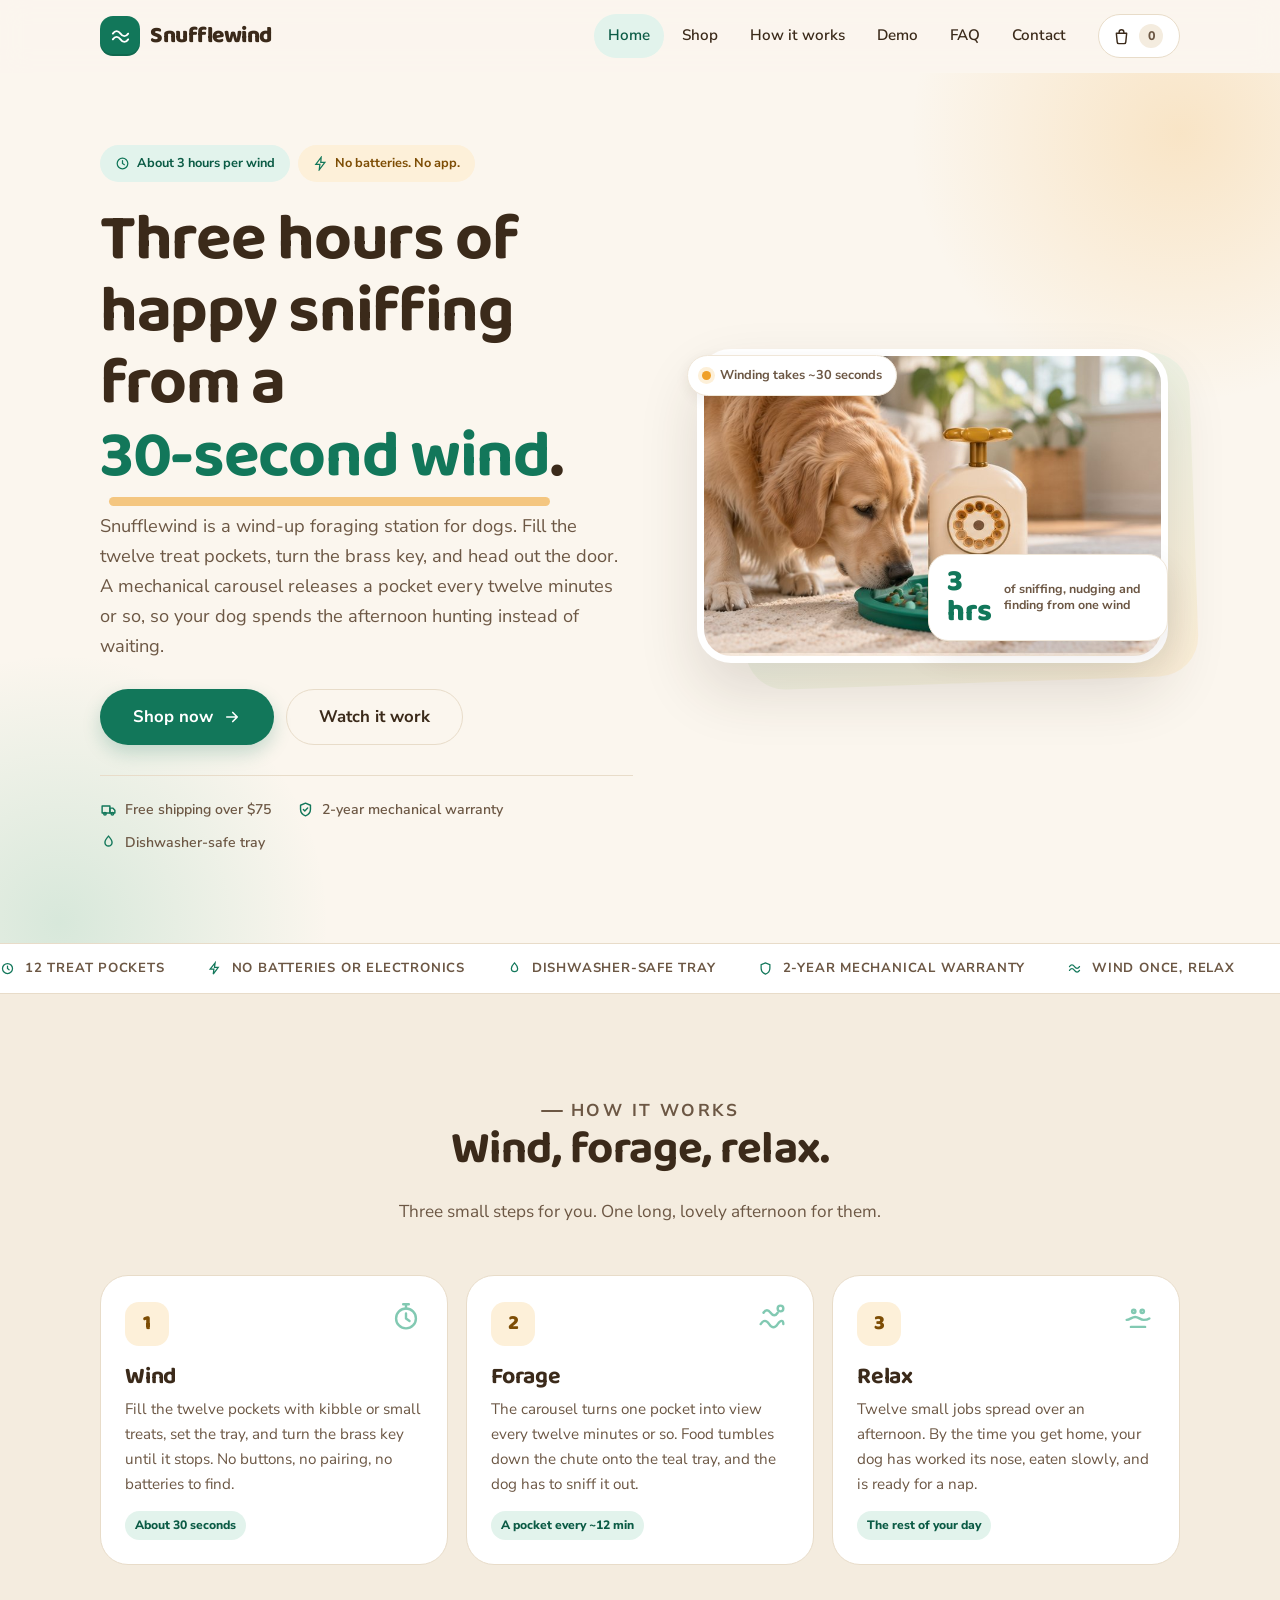
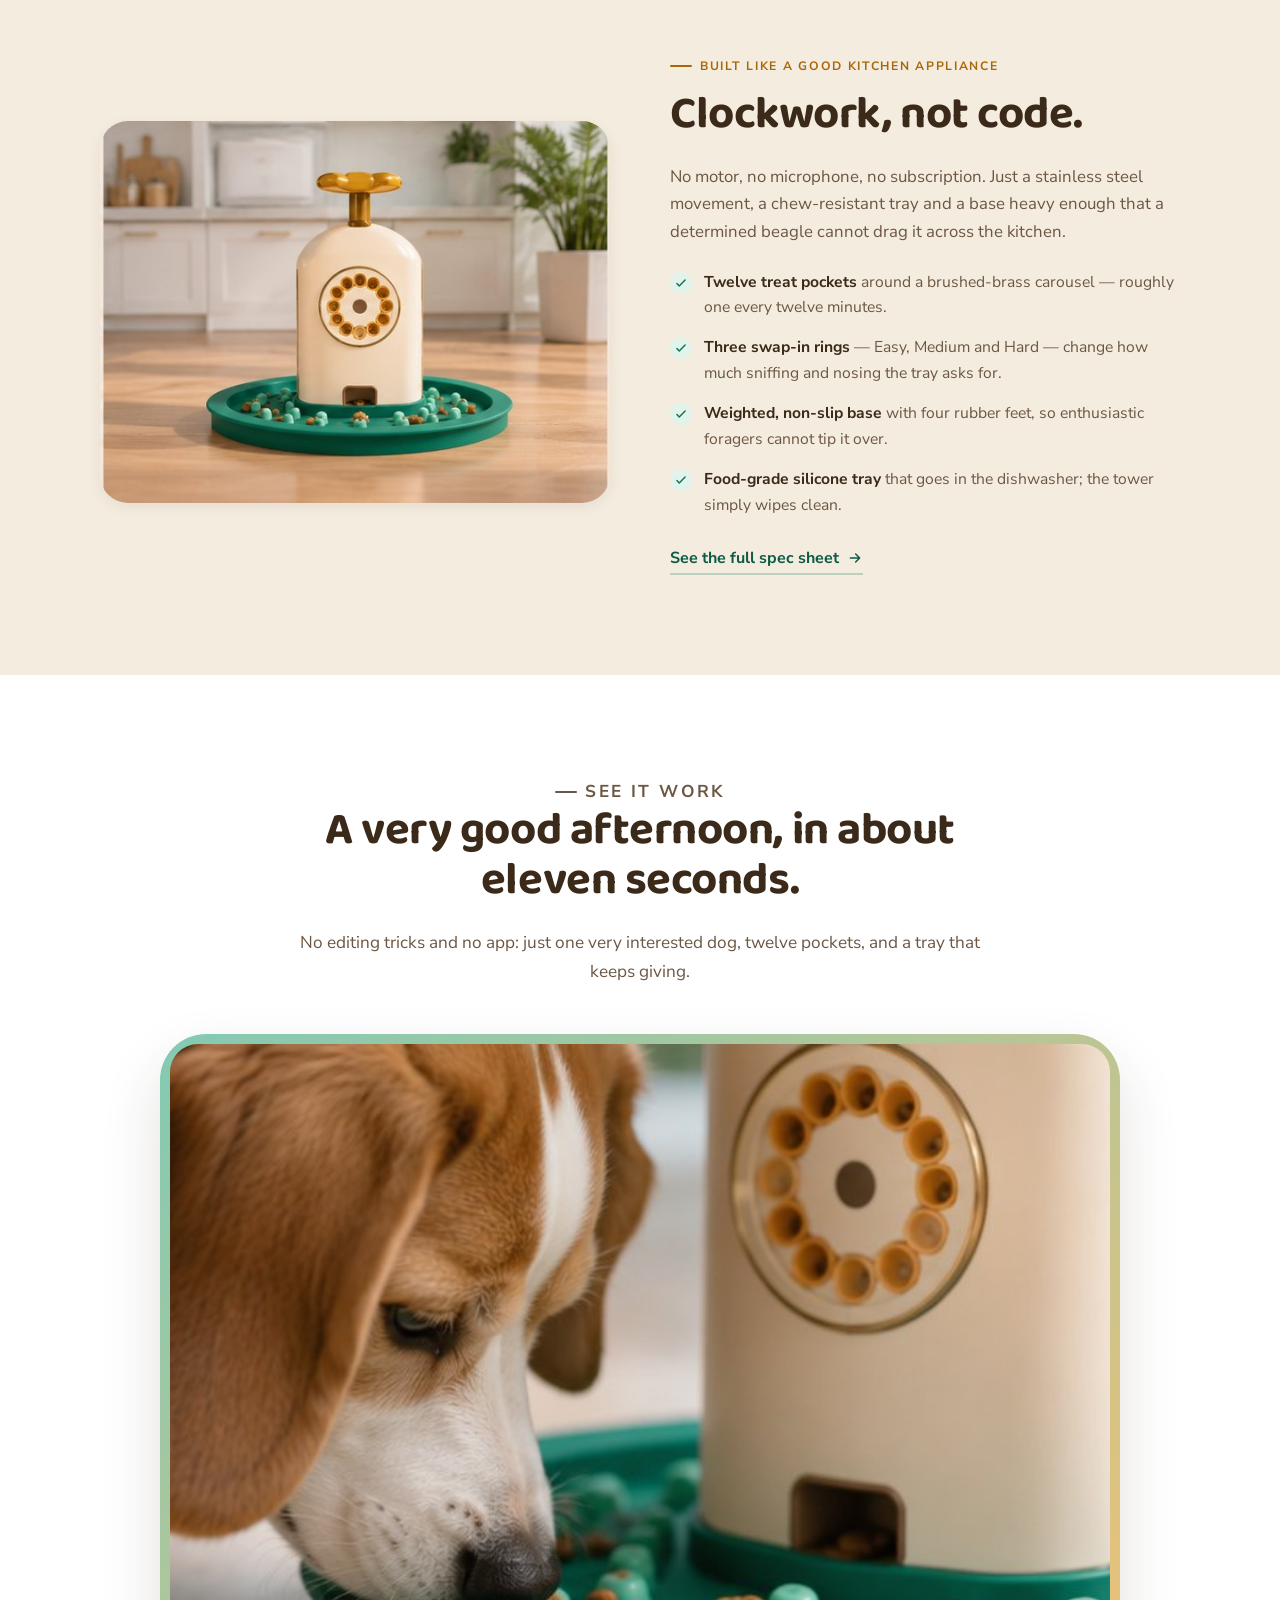
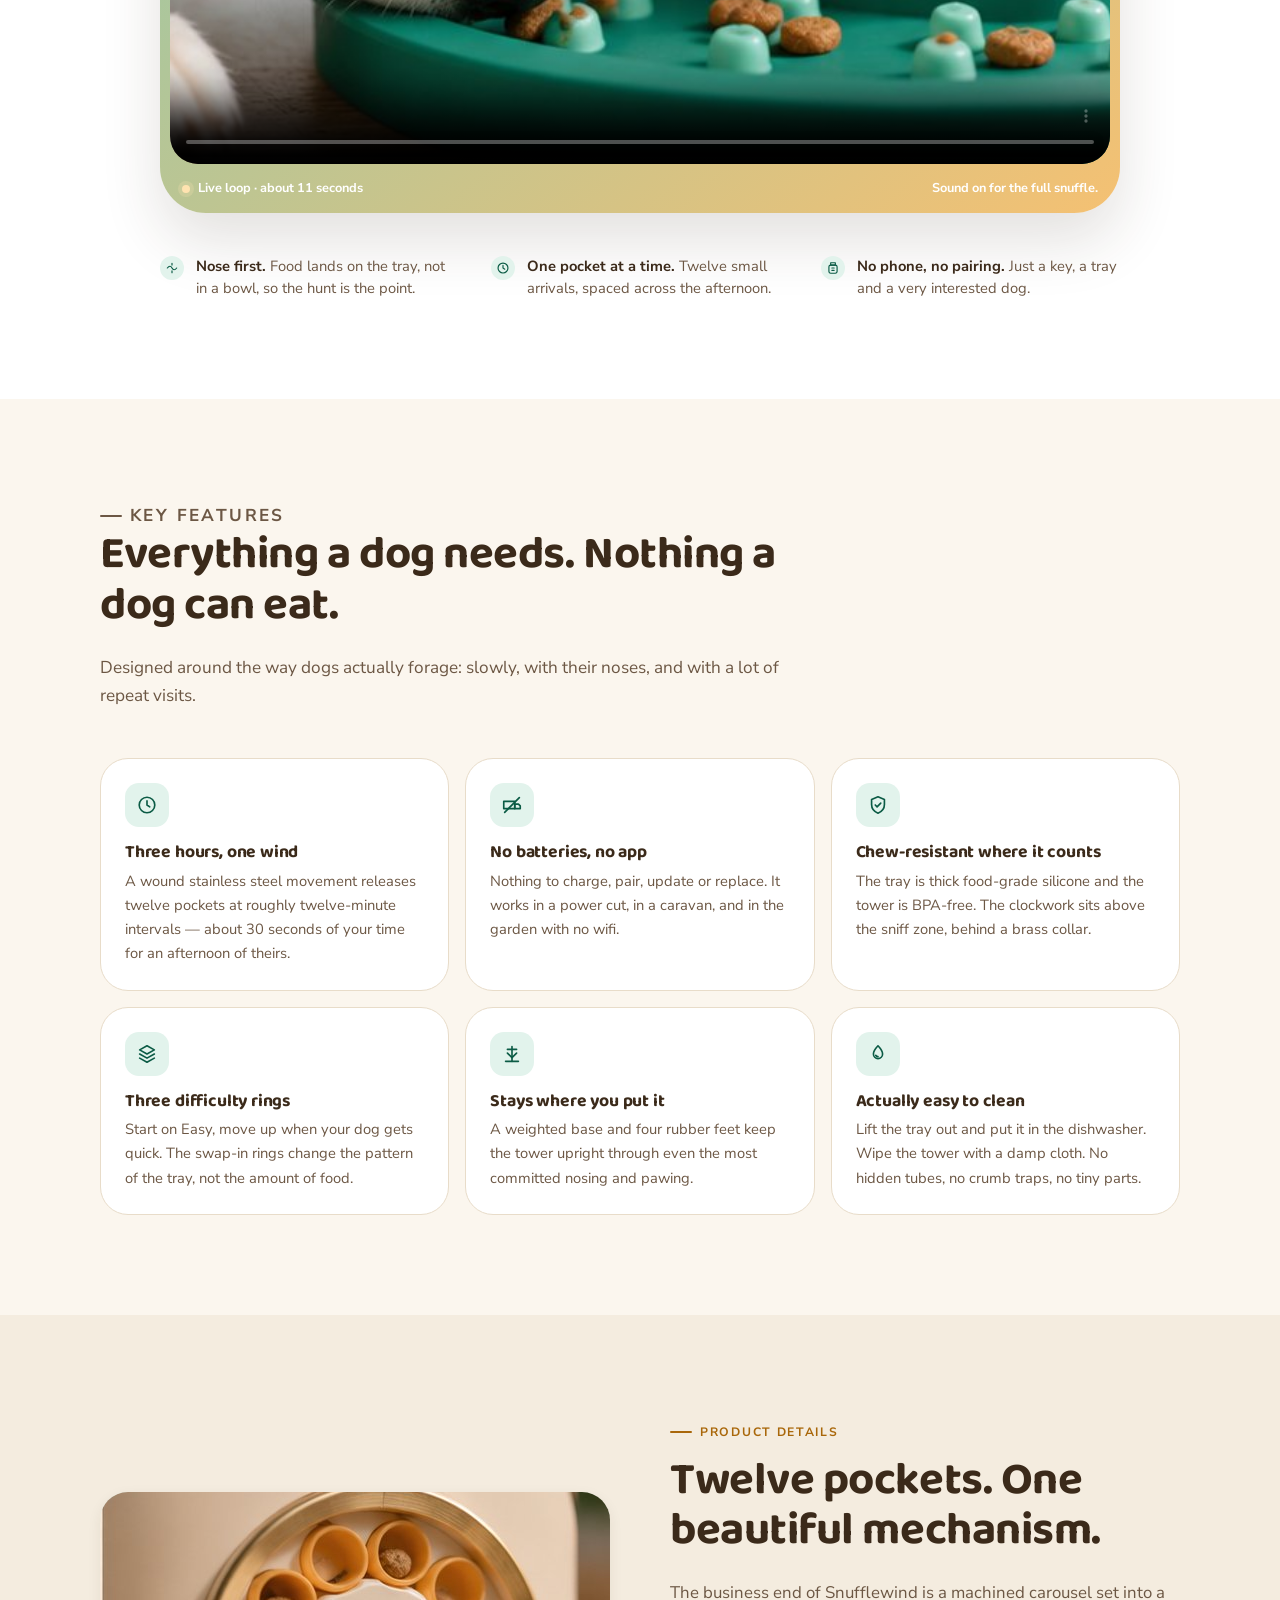
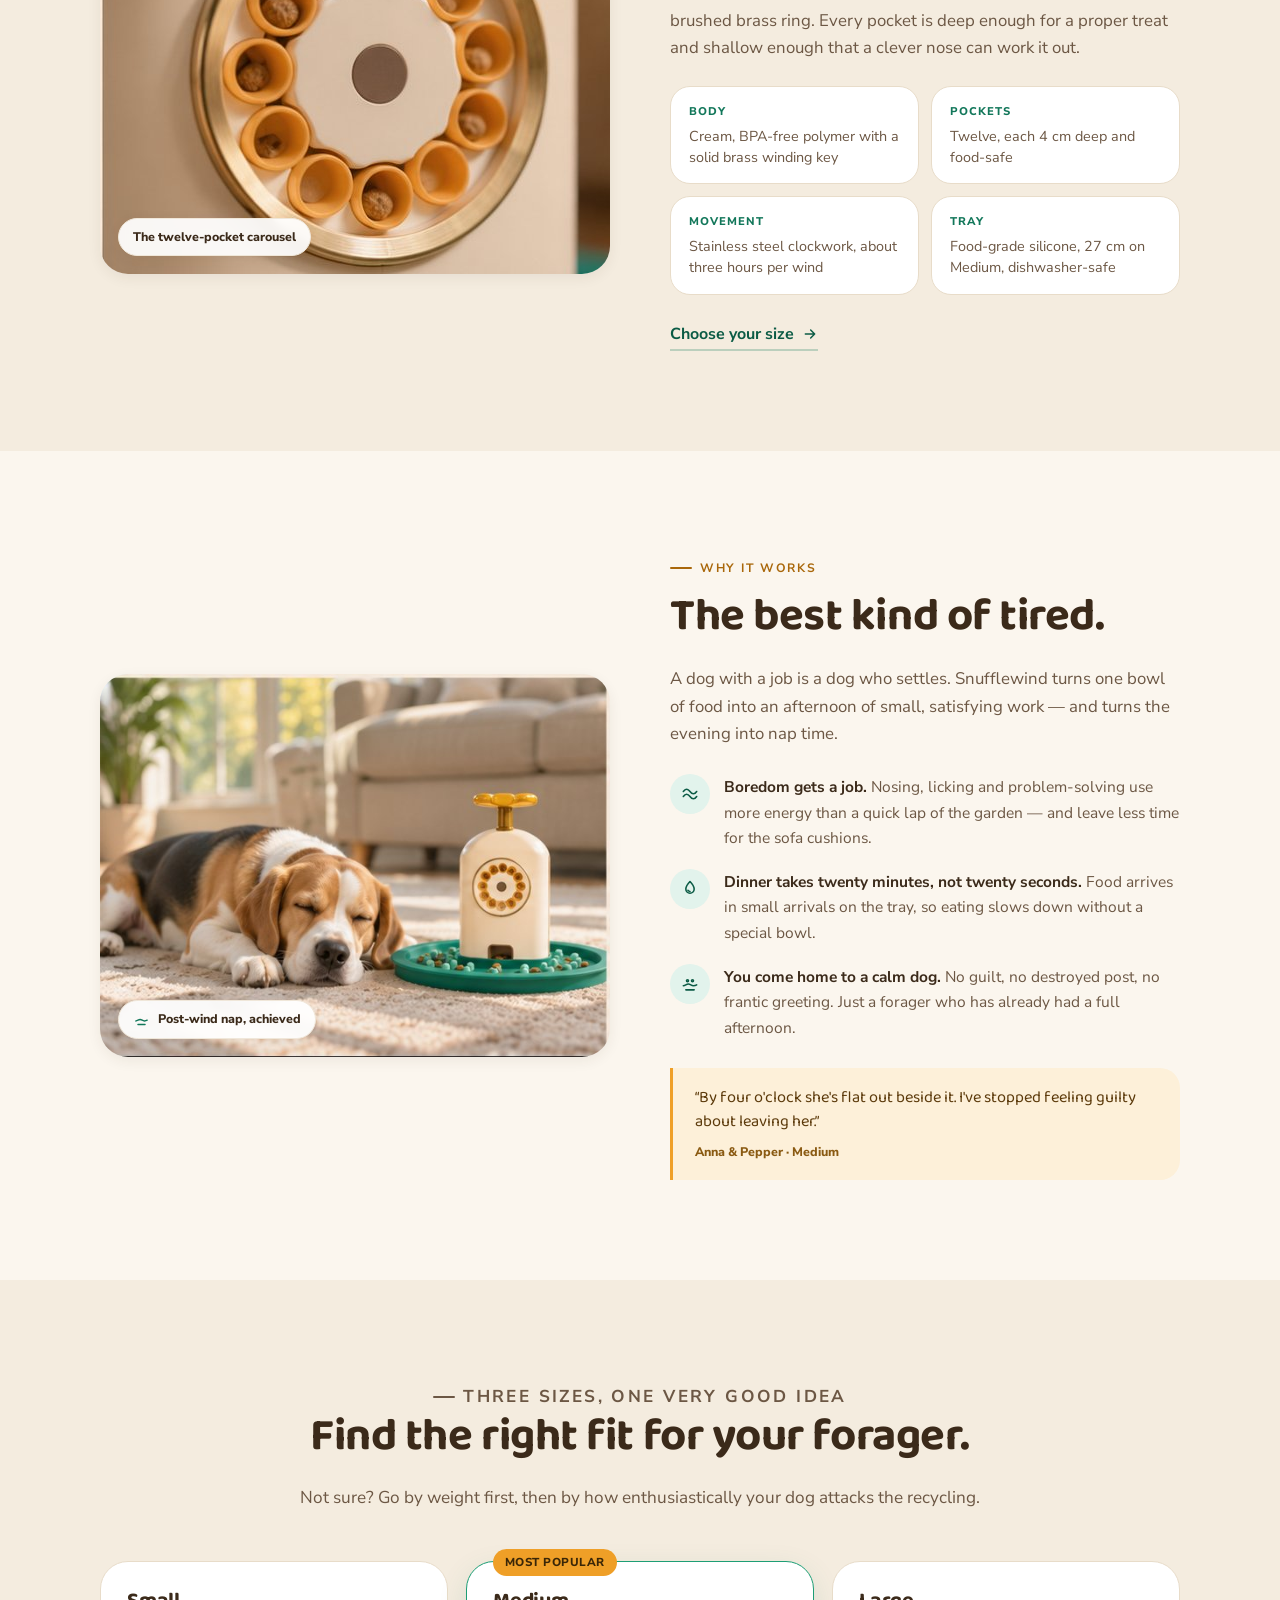
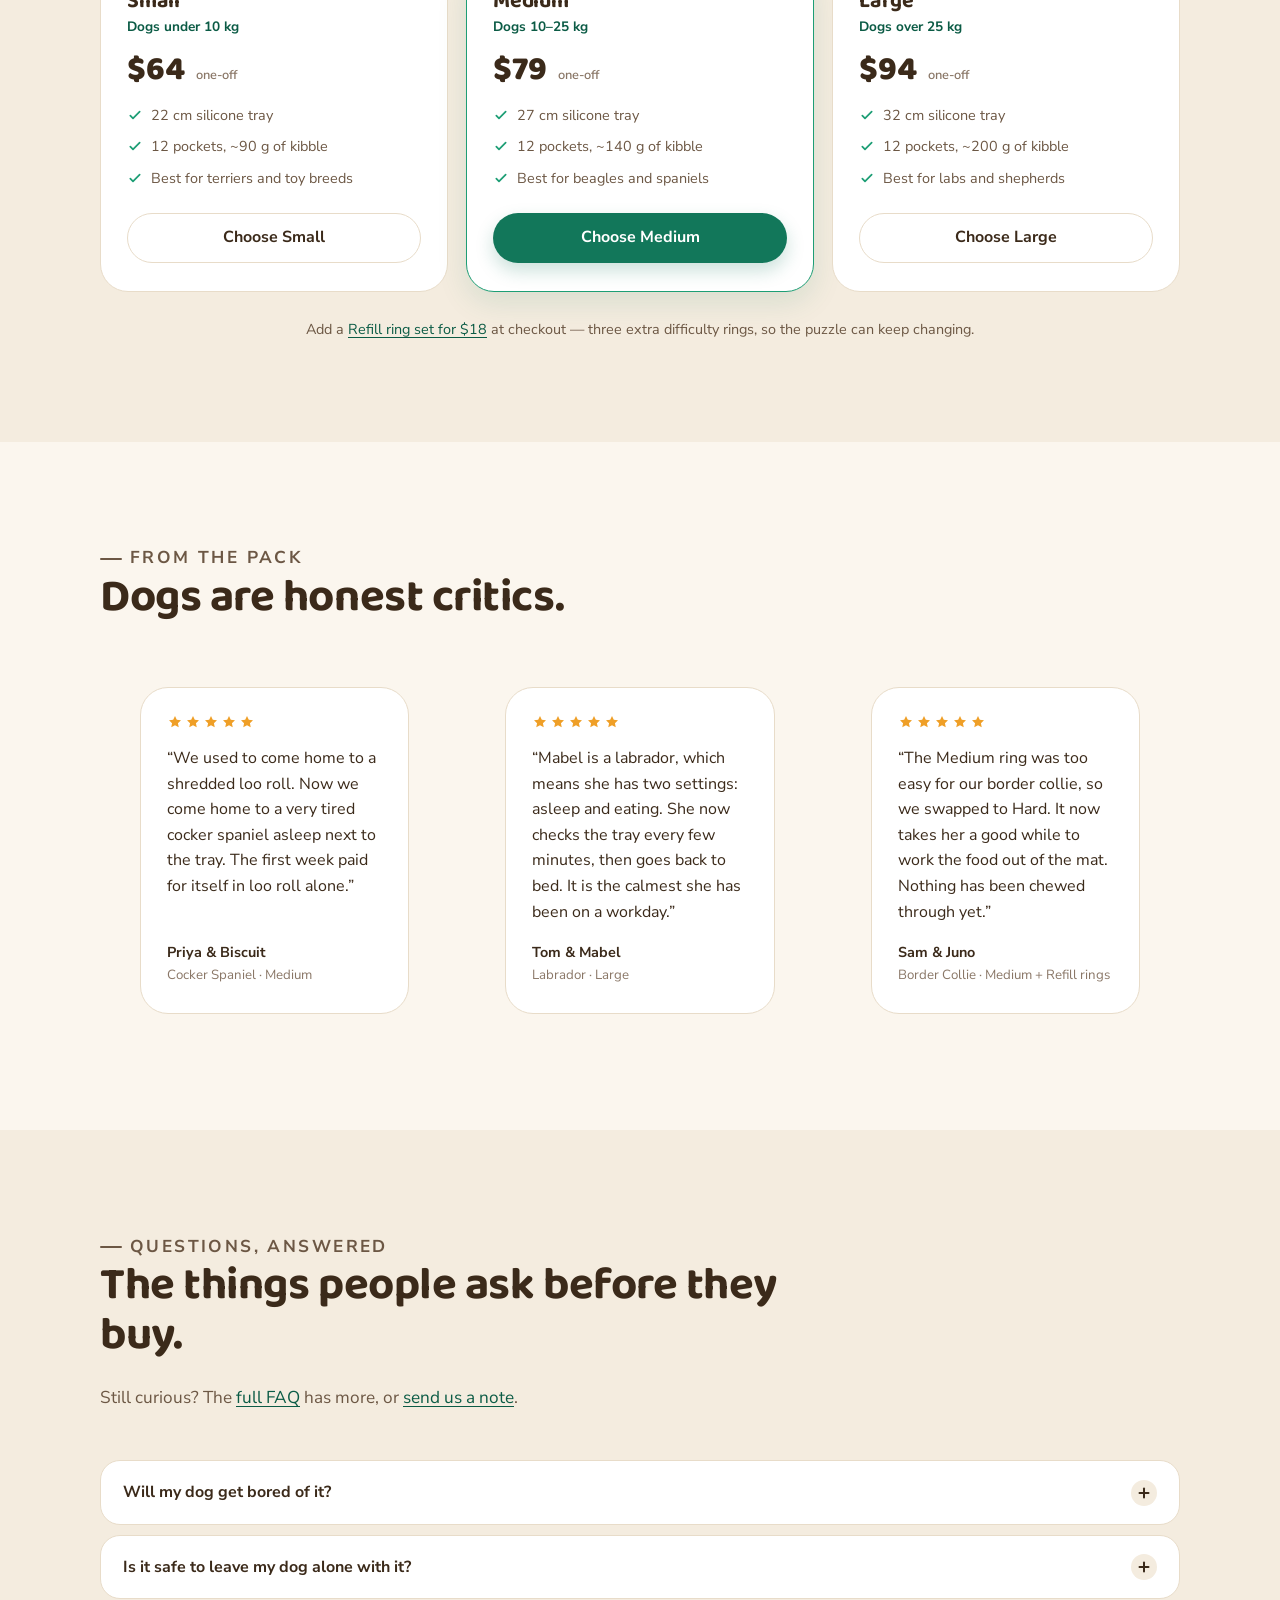
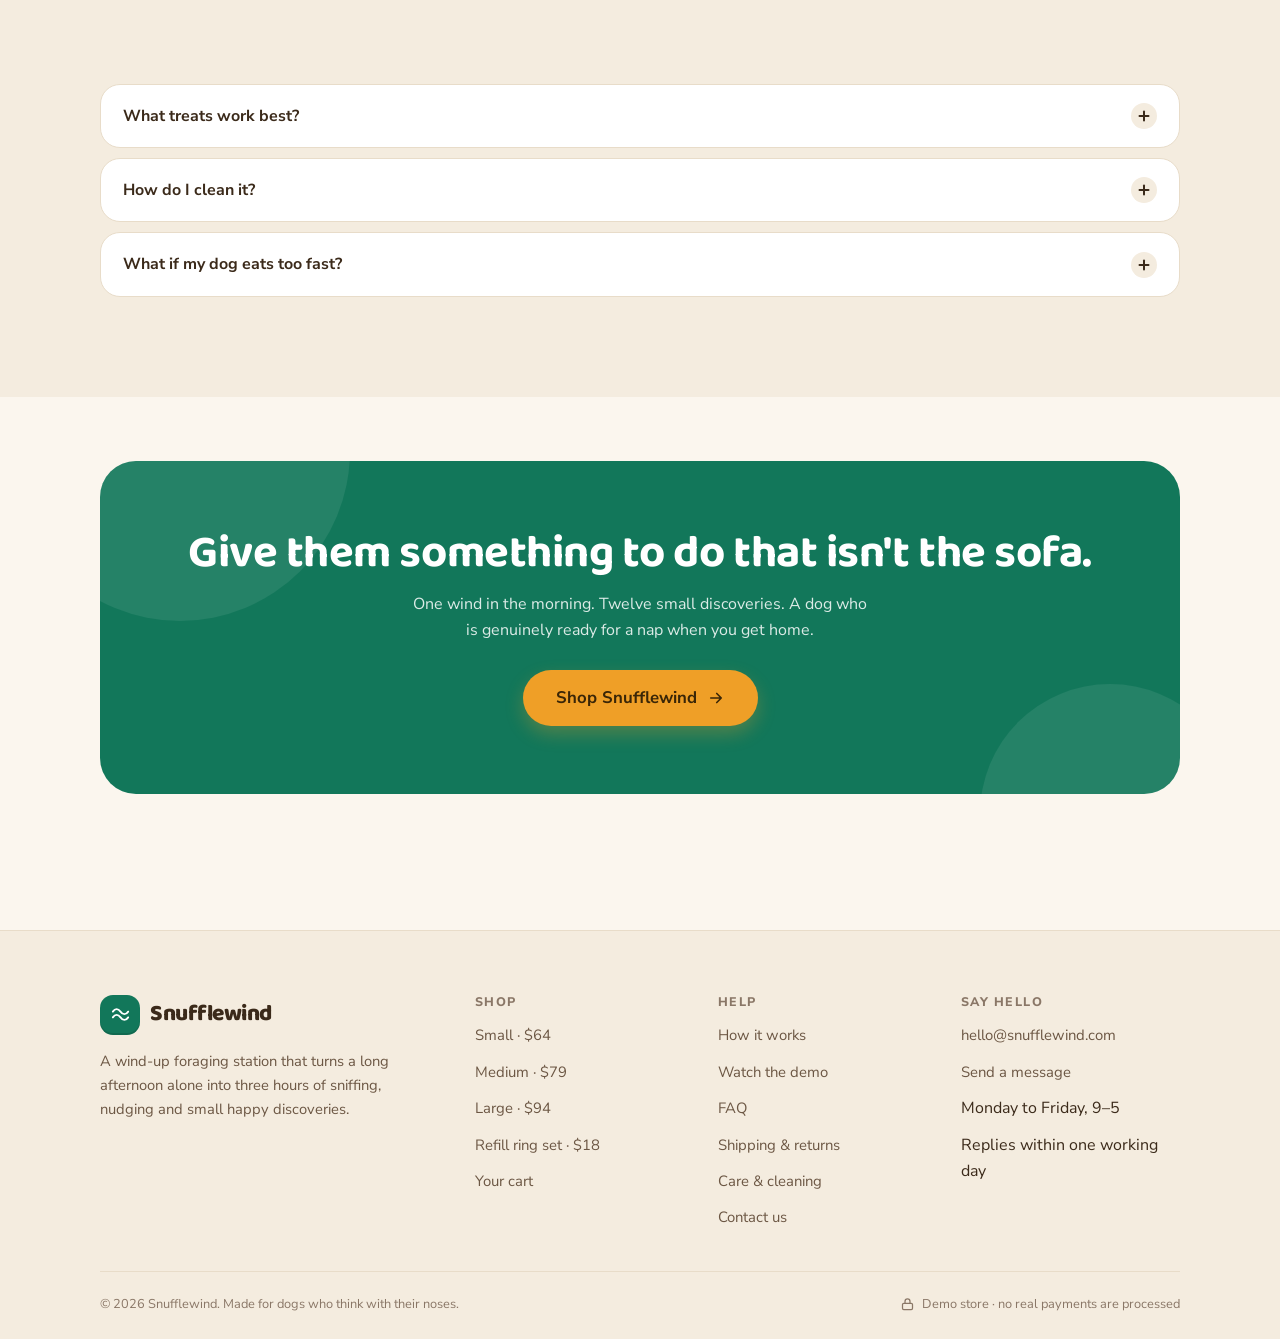
<file: index.html>
<!DOCTYPE html>
<html lang="en">
<head>
  <meta charset="UTF-8">
  <meta name="viewport" content="width=device-width, initial-scale=1">
  <title>Snufflewind — the wind-up foraging station for dogs</title>
  <meta name="description" content="Snufflewind is a wind-up foraging station that keeps your dog busy for about three hours. Twelve treat pockets, a mechanical clockwork carousel, no batteries and no app.">
  <meta name="theme-color" content="#FBF6EE">
  <link rel="canonical" href="https://19l107-hwa-hackathon.vercel.app/">
  <meta property="og:type" content="website">
  <meta property="og:site_name" content="Snufflewind">
  <meta property="og:title" content="Snufflewind — the wind-up foraging station for dogs">
  <meta property="og:description" content="Snufflewind is a wind-up foraging station that keeps your dog busy for about three hours. Twelve treat pockets, a mechanical clockwork carousel, no batteries and no app.">
  <meta property="og:url" content="https://19l107-hwa-hackathon.vercel.app/">
  <meta property="og:image" content="https://19l107-hwa-hackathon.vercel.app/images/hero-dog.jpg">
  <meta name="twitter:card" content="summary_large_image">
  <meta name="twitter:title" content="Snufflewind — the wind-up foraging station for dogs">
  <meta name="twitter:description" content="Snufflewind is a wind-up foraging station that keeps your dog busy for about three hours. Twelve treat pockets, a mechanical clockwork carousel, no batteries and no app.">
  <meta name="twitter:image" content="https://19l107-hwa-hackathon.vercel.app/images/hero-dog.jpg">
  <link rel="icon" href="images/favicon.svg" type="image/svg+xml">
  <link rel="icon" href="images/favicon.png" type="image/png" sizes="512x512">
  <link rel="apple-touch-icon" href="images/favicon.png">
  <link rel="preconnect" href="https://fonts.googleapis.com">
  <link rel="preconnect" href="https://fonts.gstatic.com" crossorigin>
  <link href="https://fonts.googleapis.com/css2?family=Baloo+2:wght@500;600;700;800&family=Nunito+Sans:wght@400;600;700;800&display=swap" rel="stylesheet">
  <link rel="stylesheet" href="css/styles.css">
  <script src="js/main.js" defer></script>
  <script type="application/ld+json">
  {
    "@context": "https://schema.org",
    "@graph": [
      {
        "@type": "WebSite",
        "@id": "https://19l107-hwa-hackathon.vercel.app/#website",
        "url": "https://19l107-hwa-hackathon.vercel.app/",
        "name": "Snufflewind",
        "description": "A wind-up foraging station that keeps dogs busy for about three hours.",
        "inLanguage": "en"
      },
      {
        "@type": "Product",
        "@id": "https://19l107-hwa-hackathon.vercel.app/#product",
        "name": "Snufflewind",
        "description": "A wind-up foraging station for dogs with twelve treat pockets, a brass winding key and a dishwasher-safe silicone tray. No batteries and no app.",
        "image": [
          "https://19l107-hwa-hackathon.vercel.app/images/product-lifestyle.jpg",
          "https://19l107-hwa-hackathon.vercel.app/images/detail-window.jpg",
          "https://19l107-hwa-hackathon.vercel.app/images/hero-dog.jpg"
        ],
        "brand": { "@type": "Brand", "name": "Snufflewind" },
        "offers": {
          "@type": "AggregateOffer",
          "priceCurrency": "USD",
          "lowPrice": "64.00",
          "highPrice": "94.00",
          "availability": "https://schema.org/InStock",
          "url": "https://19l107-hwa-hackathon.vercel.app/product.html"
        }
      }
    ]
  }
  </script>
</head>
<body>
  <a class="skip-link" href="#main">Skip to content</a>

  <header class="site-header">
    <div class="container header__inner">
      <a class="brand" href="index.html" aria-label="Snufflewind home">
        <span class="brand__mark" aria-hidden="true">
          <svg viewBox="0 0 24 24" fill="none" stroke="currentColor" stroke-width="1.9" stroke-linecap="round" stroke-linejoin="round"><path d="M4 9c2.4-3.6 5.4-3.6 8 0 2.6 3.6 5.6 3.6 8 0"/><path d="M4 15c2.4-3.6 5.4-3.6 8 0 2.6 3.6 5.6 3.6 8 0"/></svg>
        </span>
        Snufflewind
      </a>

      <nav class="nav" aria-label="Primary">
        <a class="nav__link" href="index.html" aria-current="page">Home</a>
        <a class="nav__link" href="product.html">Shop</a>
        <a class="nav__link" href="index.html#how-it-works">How it works</a>
        <a class="nav__link" href="index.html#demo">Demo</a>
        <a class="nav__link" href="faq.html">FAQ</a>
        <a class="nav__link" href="contact.html">Contact</a>
      </nav>

      <div class="header__actions">
        <a class="cart-link" href="cart.html" data-cart-link aria-label="Cart, empty">
          <svg viewBox="0 0 24 24" fill="none" stroke="currentColor" stroke-width="1.8" stroke-linecap="round" stroke-linejoin="round" aria-hidden="true"><path d="M5.5 8h13l-1.1 11.1a2 2 0 0 1-2 1.9H8.6a2 2 0 0 1-2-1.9L5.5 8Z"/><path d="M9 8V6.5a3 3 0 0 1 6 0V8"/></svg>
          <span class="cart-count is-empty" data-cart-count>0</span>
        </a>
        <button class="nav-toggle" id="navToggle" type="button" aria-expanded="false" aria-controls="mobileNav" aria-label="Open menu">
          <svg class="icon-menu" viewBox="0 0 24 24" fill="none" stroke="currentColor" stroke-width="2" stroke-linecap="round" aria-hidden="true"><path d="M4 7h16M4 12h16M4 17h16"/></svg>
          <svg class="icon-close" viewBox="0 0 24 24" fill="none" stroke="currentColor" stroke-width="2" stroke-linecap="round" aria-hidden="true"><path d="M18 6 6 18M6 6l12 12"/></svg>
        </button>
      </div>
    </div>

    <div class="mobile-nav" id="mobileNav">
      <a href="index.html" aria-current="page">Home <span aria-hidden="true">→</span></a>
      <a href="product.html">Shop Snufflewind <span aria-hidden="true">→</span></a>
      <a href="index.html#how-it-works">How it works <span aria-hidden="true">→</span></a>
      <a href="index.html#demo">Watch the demo <span aria-hidden="true">→</span></a>
      <a href="index.html#details">Product details <span aria-hidden="true">→</span></a>
      <a href="index.html#why-dogs">Why dogs love it <span aria-hidden="true">→</span></a>
      <a href="faq.html">FAQ <span aria-hidden="true">→</span></a>
      <a href="contact.html">Contact <span aria-hidden="true">→</span></a>
    </div>
  </header>

  <main id="main">
    <!-- Hero -->
    <section class="hero">
      <div class="container hero__grid">
        <div class="hero__copy">
          <div class="hero__badges">
            <span class="pill pill--teal">
              <svg viewBox="0 0 24 24" fill="none" stroke="currentColor" stroke-width="2" stroke-linecap="round" aria-hidden="true"><circle cx="12" cy="12" r="8.5"/><path d="M12 7.5V12l3 2"/></svg>
              About 3 hours per wind
            </span>
            <span class="pill pill--amber">
              <svg viewBox="0 0 24 24" fill="none" stroke="currentColor" stroke-width="2" stroke-linecap="round" aria-hidden="true"><path d="M13 2 4.5 13.5H11L10 22l9-12h-6.5L13 2Z"/></svg>
              No batteries. No app.
            </span>
          </div>

          <h1>Three hours of happy sniffing from a <span class="accent">30-second wind</span>.</h1>

          <p class="hero__pitch">
            Snufflewind is a wind-up foraging station for dogs. Fill the twelve treat
            pockets, turn the brass key, and head out the door. A mechanical carousel
            releases a pocket every twelve minutes or so, so your dog spends the
            afternoon hunting instead of waiting.
          </p>

          <div class="hero__actions">
            <a class="btn btn--primary btn--lg" href="product.html">
              Shop now
              <svg viewBox="0 0 24 24" fill="none" stroke="currentColor" stroke-width="2.2" stroke-linecap="round" stroke-linejoin="round" aria-hidden="true"><path d="M5 12h14M13 6l6 6-6 6"/></svg>
            </a>
            <a class="btn btn--ghost btn--lg" href="#demo">Watch it work</a>
          </div>

          <div class="hero__proof">
            <span>
              <svg viewBox="0 0 24 24" fill="none" stroke="currentColor" stroke-width="2" stroke-linecap="round" stroke-linejoin="round" aria-hidden="true"><path d="M3 7h11v10H3z"/><path d="M14 10h4l3 3v4h-7z"/><circle cx="7" cy="18" r="1.8"/><circle cx="17.5" cy="18" r="1.8"/></svg>
              Free shipping over $75
            </span>
            <span>
              <svg viewBox="0 0 24 24" fill="none" stroke="currentColor" stroke-width="2" stroke-linecap="round" stroke-linejoin="round" aria-hidden="true"><path d="M12 3 5 6v5.5c0 4.3 2.9 7.8 7 9.5 4.1-1.7 7-5.2 7-9.5V6l-7-3Z"/><path d="m9 12 2 2 4-4"/></svg>
              2-year mechanical warranty
            </span>
            <span>
              <svg viewBox="0 0 24 24" fill="none" stroke="currentColor" stroke-width="2" stroke-linecap="round" stroke-linejoin="round" aria-hidden="true"><path d="M12 3s5 5.2 5 9a5 5 0 0 1-10 0c0-3.8 5-9 5-9Z"/></svg>
              Dishwasher-safe tray
            </span>
          </div>
        </div>

        <div class="hero__visual">
          <figure class="hero__photo media">
            <img class="media__img" src="images/hero-dog.jpg" width="993" height="504" alt="A golden retriever nosing a scatter of treats on the teal tray of a cream, brass-keyed Snufflewind station" fetchpriority="high">
          </figure>
          <div class="hero__float" aria-hidden="true"><span class="dot"></span> Winding takes ~30 seconds</div>
          <div class="stat-card">
            <span class="stat-card__num">3 hrs</span>
            <span class="stat-card__label">of sniffing, nudging and finding from one wind</span>
          </div>
        </div>
      </div>
    </section>

    <!-- Marquee -->
    <div class="marquee" aria-hidden="true">
      <div class="marquee__track">
        <span><svg viewBox="0 0 24 24" fill="none" stroke="currentColor" stroke-width="2" stroke-linecap="round"><circle cx="12" cy="12" r="8"/><path d="M12 8v4l2.5 2"/></svg> 12 treat pockets</span>
        <span><svg viewBox="0 0 24 24" fill="none" stroke="currentColor" stroke-width="2" stroke-linecap="round"><path d="M13 3 5 13h6l-1 8 8-11h-6l1-7Z"/></svg> No batteries or electronics</span>
        <span><svg viewBox="0 0 24 24" fill="none" stroke="currentColor" stroke-width="2" stroke-linecap="round"><path d="M12 3s5 5.2 5 9a5 5 0 0 1-10 0c0-3.8 5-9 5-9Z"/></svg> Dishwasher-safe tray</span>
        <span><svg viewBox="0 0 24 24" fill="none" stroke="currentColor" stroke-width="2" stroke-linecap="round"><path d="M12 3 5 6v5.5c0 4.3 2.9 7.8 7 9.5 4.1-1.7 7-5.2 7-9.5V6l-7-3Z"/></svg> 2-year mechanical warranty</span>
        <span><svg viewBox="0 0 24 24" fill="none" stroke="currentColor" stroke-width="2" stroke-linecap="round"><path d="M4 9c2.4-3.6 5.4-3.6 8 0 2.6 3.6 5.6 3.6 8 0"/><path d="M4 15c2.4-3.6 5.4-3.6 8 0 2.6 3.6 5.6 3.6 8 0"/></svg> Wind once, relax</span>
        <span><svg viewBox="0 0 24 24" fill="none" stroke="currentColor" stroke-width="2" stroke-linecap="round"><path d="M12 3s5 5.2 5 9a5 5 0 0 1-10 0c0-3.8 5-9 5-9Z"/></svg> Three difficulty rings</span>
        <span><svg viewBox="0 0 24 24" fill="none" stroke="currentColor" stroke-width="2" stroke-linecap="round"><circle cx="12" cy="12" r="8"/><path d="M12 8v4l2.5 2"/></svg> 12 treat pockets</span>
        <span><svg viewBox="0 0 24 24" fill="none" stroke="currentColor" stroke-width="2" stroke-linecap="round"><path d="M13 3 5 13h6l-1 8 8-11h-6l1-7Z"/></svg> No batteries or electronics</span>
        <span><svg viewBox="0 0 24 24" fill="none" stroke="currentColor" stroke-width="2" stroke-linecap="round"><path d="M12 3s5 5.2 5 9a5 5 0 0 1-10 0c0-3.8 5-9 5-9Z"/></svg> Dishwasher-safe tray</span>
        <span><svg viewBox="0 0 24 24" fill="none" stroke="currentColor" stroke-width="2" stroke-linecap="round"><path d="M12 3 5 6v5.5c0 4.3 2.9 7.8 7 9.5 4.1-1.7 7-5.2 7-9.5V6l-7-3Z"/></svg> 2-year mechanical warranty</span>
        <span><svg viewBox="0 0 24 24" fill="none" stroke="currentColor" stroke-width="2" stroke-linecap="round"><path d="M4 9c2.4-3.6 5.4-3.6 8 0 2.6 3.6 5.6 3.6 8 0"/><path d="M4 15c2.4-3.6 5.4-3.6 8 0 2.6 3.6 5.6 3.6 8 0"/></svg> Wind once, relax</span>
        <span><svg viewBox="0 0 24 24" fill="none" stroke="currentColor" stroke-width="2" stroke-linecap="round"><path d="M12 3s5 5.2 5 9a5 5 0 0 1-10 0c0-3.8 5-9 5-9Z"/></svg> Three difficulty rings</span>
      </div>
    </div>

    <!-- How it works -->
    <section class="section section--soft" id="how-it-works">
      <div class="container">
        <div class="section__head section__head--center reveal">
          <p class="eyebrow">How it works</p>
          <h2>Wind, forage, relax.</h2>
          <p>Three small steps for you. One long, lovely afternoon for them.</p>
        </div>

        <div class="steps">
          <article class="step reveal">
            <span class="step__num">1</span>
            <svg class="step__icon" viewBox="0 0 24 24" fill="none" stroke="currentColor" stroke-width="1.7" stroke-linecap="round" stroke-linejoin="round" aria-hidden="true"><circle cx="12" cy="13" r="7"/><path d="M12 9.5V13l2.5 1.8"/><path d="M10 3h4M12 3v3"/></svg>
            <h3>Wind</h3>
            <p>Fill the twelve pockets with kibble or small treats, set the tray, and turn the brass key until it stops. No buttons, no pairing, no batteries to find.</p>
            <span class="step__meta">About 30 seconds</span>
          </article>

          <article class="step reveal">
            <span class="step__num">2</span>
            <svg class="step__icon" viewBox="0 0 24 24" fill="none" stroke="currentColor" stroke-width="1.7" stroke-linecap="round" stroke-linejoin="round" aria-hidden="true"><path d="M4 17c2-3 4-3 6 0s4 3 6 0 4-3 4 0"/><path d="M6 9c1.5-2.4 3.3-2.4 5 0 1.7 2.4 3.5 2.4 5 0"/><circle cx="18" cy="6" r="2"/></svg>
            <h3>Forage</h3>
            <p>The carousel turns one pocket into view every twelve minutes or so. Food tumbles down the chute onto the teal tray, and the dog has to sniff it out.</p>
            <span class="step__meta">A pocket every ~12 min</span>
          </article>

          <article class="step reveal">
            <span class="step__num">3</span>
            <svg class="step__icon" viewBox="0 0 24 24" fill="none" stroke="currentColor" stroke-width="1.7" stroke-linecap="round" stroke-linejoin="round" aria-hidden="true"><path d="M4 14c2.5 0 3.5-2 6-2s3.5 2 6 2 4-1 4-1"/><path d="M7 19h10"/><circle cx="9" cy="8" r="1.2"/><circle cx="15" cy="8" r="1.2"/></svg>
            <h3>Relax</h3>
            <p>Twelve small jobs spread over an afternoon. By the time you get home, your dog has worked its nose, eaten slowly, and is ready for a nap.</p>
            <span class="step__meta">The rest of your day</span>
          </article>
        </div>

        <div class="split split--spaced">
          <div class="reveal">
            <figure class="media media--lifestyle">
              <img class="media__img" src="images/product-lifestyle.jpg" width="573" height="434" alt="The cream Snufflewind station standing on a light wood kitchen floor, its twelve orange pockets filled with treats" loading="lazy">
            </figure>
          </div>
          <div class="reveal">
            <p class="eyebrow">Built like a good kitchen appliance</p>
            <h2>Clockwork, not code.</h2>
            <p class="lead">No motor, no microphone, no subscription. Just a stainless steel movement, a chew-resistant tray and a base heavy enough that a determined beagle cannot drag it across the kitchen.</p>
            <ul class="checklist">
              <li>
                <svg viewBox="0 0 24 24" fill="none" stroke="currentColor" stroke-width="2.6" stroke-linecap="round" stroke-linejoin="round" aria-hidden="true"><path d="m5 13 4 4L19 7"/></svg>
                <span><strong>Twelve treat pockets</strong> around a brushed-brass carousel — roughly one every twelve minutes.</span>
              </li>
              <li>
                <svg viewBox="0 0 24 24" fill="none" stroke="currentColor" stroke-width="2.6" stroke-linecap="round" stroke-linejoin="round" aria-hidden="true"><path d="m5 13 4 4L19 7"/></svg>
                <span><strong>Three swap-in rings</strong> — Easy, Medium and Hard — change how much sniffing and nosing the tray asks for.</span>
              </li>
              <li>
                <svg viewBox="0 0 24 24" fill="none" stroke="currentColor" stroke-width="2.6" stroke-linecap="round" stroke-linejoin="round" aria-hidden="true"><path d="m5 13 4 4L19 7"/></svg>
                <span><strong>Weighted, non-slip base</strong> with four rubber feet, so enthusiastic foragers cannot tip it over.</span>
              </li>
              <li>
                <svg viewBox="0 0 24 24" fill="none" stroke="currentColor" stroke-width="2.6" stroke-linecap="round" stroke-linejoin="round" aria-hidden="true"><path d="m5 13 4 4L19 7"/></svg>
                <span><strong>Food-grade silicone tray</strong> that goes in the dishwasher; the tower simply wipes clean.</span>
              </li>
            </ul>
            <p class="split__cta"><a class="link-arrow" href="product.html#specs">See the full spec sheet
              <svg viewBox="0 0 24 24" fill="none" stroke="currentColor" stroke-width="2.2" stroke-linecap="round" stroke-linejoin="round" aria-hidden="true"><path d="M5 12h14M13 6l6 6-6 6"/></svg>
            </a></p>
          </div>
        </div>
      </div>
    </section>

    <!-- Video demonstration -->
    <section class="section section--white" id="demo">
      <div class="container">
        <div class="section__head section__head--center reveal">
          <p class="eyebrow">See it work</p>
          <h2>A very good afternoon, in about eleven seconds.</h2>
          <p>No editing tricks and no app: just one very interested dog, twelve pockets, and a tray that keeps giving.</p>
        </div>

        <figure class="video-shell reveal">
          <video class="video-shell__video" controls muted loop playsinline preload="metadata" poster="images/dog-using.jpg" width="1280" height="720" data-autoplay-inview aria-label="A golden retriever foraging among the treats on the teal Snufflewind tray">
            <source src="videos/dog_foraging_video_edited.mp4" type="video/mp4">
            <track src="videos/dog_foraging.vtt" kind="captions" srclang="en" label="English">
            <p>Your browser cannot play this video. <a href="videos/dog_foraging_video_edited.mp4">Download it instead</a>.</p>
          </video>
          <figcaption class="video-shell__caption">
            <span><span class="video-shell__dot" aria-hidden="true"></span> Live loop · about 11 seconds</span>
            <span>Sound on for the full snuffle.</span>
          </figcaption>
        </figure>

        <ul class="video-points reveal">
          <li>
            <svg viewBox="0 0 24 24" fill="none" stroke="currentColor" stroke-width="2" stroke-linecap="round" stroke-linejoin="round" aria-hidden="true"><path d="M4 12c3-4 6-4 8 0s5 4 8 0"/><path d="M12 4v3M12 17v3"/></svg>
            <span><strong>Nose first.</strong> Food lands on the tray, not in a bowl, so the hunt is the point.</span>
          </li>
          <li>
            <svg viewBox="0 0 24 24" fill="none" stroke="currentColor" stroke-width="2" stroke-linecap="round" stroke-linejoin="round" aria-hidden="true"><circle cx="12" cy="12" r="8.5"/><path d="M12 7.5V12l3 2"/></svg>
            <span><strong>One pocket at a time.</strong> Twelve small arrivals, spaced across the afternoon.</span>
          </li>
          <li>
            <svg viewBox="0 0 24 24" fill="none" stroke="currentColor" stroke-width="2" stroke-linecap="round" stroke-linejoin="round" aria-hidden="true"><path d="M8 3h8v4H8z"/><rect x="5" y="7" width="14" height="14" rx="3"/><path d="M10 12h4M10 16h4"/></svg>
            <span><strong>No phone, no pairing.</strong> Just a key, a tray and a very interested dog.</span>
          </li>
        </ul>
      </div>
    </section>

    <!-- Features -->
    <section class="section" id="features">
      <div class="container">
        <div class="section__head reveal">
          <p class="eyebrow">Key features</p>
          <h2>Everything a dog needs. Nothing a dog can eat.</h2>
          <p>Designed around the way dogs actually forage: slowly, with their noses, and with a lot of repeat visits.</p>
        </div>

        <div class="features">
          <article class="feature reveal">
            <span class="feature__icon">
              <svg viewBox="0 0 24 24" fill="none" stroke="currentColor" stroke-width="1.8" stroke-linecap="round" stroke-linejoin="round" aria-hidden="true"><circle cx="12" cy="12" r="8.5"/><path d="M12 7.5V12l3 2"/></svg>
            </span>
            <h3>Three hours, one wind</h3>
            <p>A wound stainless steel movement releases twelve pockets at roughly twelve-minute intervals — about 30 seconds of your time for an afternoon of theirs.</p>
          </article>

          <article class="feature reveal">
            <span class="feature__icon">
              <svg viewBox="0 0 24 24" fill="none" stroke="currentColor" stroke-width="1.8" stroke-linecap="round" stroke-linejoin="round" aria-hidden="true"><path d="M3 8h12v8H3z"/><path d="M15 11h4l2 2v3h-6z"/><path d="m4 20 16-16"/></svg>
            </span>
            <h3>No batteries, no app</h3>
            <p>Nothing to charge, pair, update or replace. It works in a power cut, in a caravan, and in the garden with no wifi.</p>
          </article>

          <article class="feature reveal">
            <span class="feature__icon">
              <svg viewBox="0 0 24 24" fill="none" stroke="currentColor" stroke-width="1.8" stroke-linecap="round" stroke-linejoin="round" aria-hidden="true"><path d="M12 3 5 6v5.5c0 4.3 2.9 7.8 7 9.5 4.1-1.7 7-5.2 7-9.5V6l-7-3Z"/><path d="m9 12 2 2 4-4"/></svg>
            </span>
            <h3>Chew-resistant where it counts</h3>
            <p>The tray is thick food-grade silicone and the tower is BPA-free. The clockwork sits above the sniff zone, behind a brass collar.</p>
          </article>

          <article class="feature reveal">
            <span class="feature__icon">
              <svg viewBox="0 0 24 24" fill="none" stroke="currentColor" stroke-width="1.8" stroke-linecap="round" stroke-linejoin="round" aria-hidden="true"><path d="m12 3 8 4.5-8 4.5-8-4.5L12 3Z"/><path d="m4 12 8 4.5 8-4.5"/><path d="m4 16.5 8 4.5 8-4.5"/></svg>
            </span>
            <h3>Three difficulty rings</h3>
            <p>Start on Easy, move up when your dog gets quick. The swap-in rings change the pattern of the tray, not the amount of food.</p>
          </article>

          <article class="feature reveal">
            <span class="feature__icon">
              <svg viewBox="0 0 24 24" fill="none" stroke="currentColor" stroke-width="1.8" stroke-linecap="round" stroke-linejoin="round" aria-hidden="true"><path d="M12 4v16"/><path d="M7 7h10"/><path d="M5 20h14"/><path d="m7 11 5 5 5-5"/></svg>
            </span>
            <h3>Stays where you put it</h3>
            <p>A weighted base and four rubber feet keep the tower upright through even the most committed nosing and pawing.</p>
          </article>

          <article class="feature reveal">
            <span class="feature__icon">
              <svg viewBox="0 0 24 24" fill="none" stroke="currentColor" stroke-width="1.8" stroke-linecap="round" stroke-linejoin="round" aria-hidden="true"><path d="M12 3s5 5.2 5 9a5 5 0 0 1-10 0c0-3.8 5-9 5-9Z"/><path d="M9.5 13.5c.8 1 1.6 1.4 2.5 1.4"/></svg>
            </span>
            <h3>Actually easy to clean</h3>
            <p>Lift the tray out and put it in the dishwasher. Wipe the tower with a damp cloth. No hidden tubes, no crumb traps, no tiny parts.</p>
          </article>
        </div>
      </div>
    </section>

    <!-- Product details -->
    <section class="section section--soft" id="details">
      <div class="container split">
        <div class="reveal detail-media">
          <figure class="media media--detail">
            <img class="media__img" src="images/detail-window.jpg" width="510" height="434" alt="Close-up of the brass-rimmed carousel with twelve orange treat pockets, each holding a biscuit" loading="lazy">
          </figure>
          <span class="detail-media__tag">The twelve-pocket carousel</span>
        </div>
        <div class="reveal">
          <p class="eyebrow">Product details</p>
          <h2>Twelve pockets. One beautiful mechanism.</h2>
          <p class="lead">The business end of Snufflewind is a machined carousel set into a brushed brass ring. Every pocket is deep enough for a proper treat and shallow enough that a clever nose can work it out.</p>

          <dl class="spec-grid">
            <div class="spec">
              <dt>Body</dt>
              <dd>Cream, BPA-free polymer with a solid brass winding key</dd>
            </div>
            <div class="spec">
              <dt>Pockets</dt>
              <dd>Twelve, each 4 cm deep and food-safe</dd>
            </div>
            <div class="spec">
              <dt>Movement</dt>
              <dd>Stainless steel clockwork, about three hours per wind</dd>
            </div>
            <div class="spec">
              <dt>Tray</dt>
              <dd>Food-grade silicone, 27 cm on Medium, dishwasher-safe</dd>
            </div>
          </dl>

          <p class="split__cta"><a class="link-arrow" href="product.html">Choose your size
            <svg viewBox="0 0 24 24" fill="none" stroke="currentColor" stroke-width="2.2" stroke-linecap="round" stroke-linejoin="round" aria-hidden="true"><path d="M5 12h14M13 6l6 6-6 6"/></svg>
          </a></p>
        </div>
      </div>
    </section>

    <!-- Benefits -->
    <section class="section" id="benefits">
      <div class="container split split--reverse">
        <div class="reveal benefit-copy">
          <p class="eyebrow">Why it works</p>
          <h2>The best kind of tired.</h2>
          <p class="lead">A dog with a job is a dog who settles. Snufflewind turns one bowl of food into an afternoon of small, satisfying work — and turns the evening into nap time.</p>

          <ul class="benefit-list">
            <li>
              <span class="benefit-list__icon" aria-hidden="true">
                <svg viewBox="0 0 24 24" fill="none" stroke="currentColor" stroke-width="1.9" stroke-linecap="round" stroke-linejoin="round"><path d="M4 9c2.4-3.6 5.4-3.6 8 0 2.6 3.6 5.6 3.6 8 0"/><path d="M4 15c2.4-3.6 5.4-3.6 8 0 2.6 3.6 5.6 3.6 8 0"/></svg>
              </span>
              <span><strong>Boredom gets a job.</strong> Nosing, licking and problem-solving use more energy than a quick lap of the garden — and leave less time for the sofa cushions.</span>
            </li>
            <li>
              <span class="benefit-list__icon" aria-hidden="true">
                <svg viewBox="0 0 24 24" fill="none" stroke="currentColor" stroke-width="1.9" stroke-linecap="round" stroke-linejoin="round"><path d="M12 3s5 5.2 5 9a5 5 0 0 1-10 0c0-3.8 5-9 5-9Z"/><path d="M9.5 13.5c.8 1 1.6 1.4 2.5 1.4"/></svg>
              </span>
              <span><strong>Dinner takes twenty minutes, not twenty seconds.</strong> Food arrives in small arrivals on the tray, so eating slows down without a special bowl.</span>
            </li>
            <li>
              <span class="benefit-list__icon" aria-hidden="true">
                <svg viewBox="0 0 24 24" fill="none" stroke="currentColor" stroke-width="1.9" stroke-linecap="round" stroke-linejoin="round"><path d="M4 14c2.5 0 3.5-2 6-2s3.5 2 6 2 4-1 4-1"/><path d="M7 19h10"/><circle cx="9" cy="8" r="1.2"/><circle cx="15" cy="8" r="1.2"/></svg>
              </span>
              <span><strong>You come home to a calm dog.</strong> No guilt, no destroyed post, no frantic greeting. Just a forager who has already had a full afternoon.</span>
            </li>
          </ul>

          <figure class="benefit-quote">
            <blockquote>“By four o'clock she's flat out beside it. I've stopped feeling guilty about leaving her.”</blockquote>
            <figcaption>Anna &amp; Pepper · Medium</figcaption>
          </figure>
        </div>

        <div class="reveal benefit-media">
          <figure class="media media--relaxed">
            <img class="media__img" src="images/dog-relaxed.jpg" width="583" height="440" alt="A beagle asleep on a sunlit rug beside the Snufflewind station and its teal tray" loading="lazy">
          </figure>
          <span class="benefit-media__pill">
            <svg viewBox="0 0 24 24" fill="none" stroke="currentColor" stroke-width="2" stroke-linecap="round" stroke-linejoin="round" aria-hidden="true"><path d="M4 14c2.5 0 3.5-2 6-2s3.5 2 6 2 4-1 4-1"/><path d="M7 19h10"/></svg>
            Post-wind nap, achieved
          </span>
        </div>
      </div>
    </section>

    <!-- Sizes -->
    <section class="section section--soft" id="sizes">
      <div class="container">
        <div class="section__head section__head--center reveal">
          <p class="eyebrow">Three sizes, one very good idea</p>
          <h2>Find the right fit for your forager.</h2>
          <p>Not sure? Go by weight first, then by how enthusiastically your dog attacks the recycling.</p>
        </div>

        <div class="sizes">
          <article class="size-card reveal">
            <h3>Small</h3>
            <p class="size-card__weight">Dogs under 10 kg</p>
            <p class="size-card__price">$64 <small>one-off</small></p>
            <ul>
              <li><svg viewBox="0 0 24 24" fill="none" stroke="currentColor" stroke-width="2.6" stroke-linecap="round" stroke-linejoin="round" aria-hidden="true"><path d="m5 13 4 4L19 7"/></svg> 22 cm silicone tray</li>
              <li><svg viewBox="0 0 24 24" fill="none" stroke="currentColor" stroke-width="2.6" stroke-linecap="round" stroke-linejoin="round" aria-hidden="true"><path d="m5 13 4 4L19 7"/></svg> 12 pockets, ~90 g of kibble</li>
              <li><svg viewBox="0 0 24 24" fill="none" stroke="currentColor" stroke-width="2.6" stroke-linecap="round" stroke-linejoin="round" aria-hidden="true"><path d="m5 13 4 4L19 7"/></svg> Best for terriers and toy breeds</li>
            </ul>
            <a class="btn btn--ghost btn--block" href="product.html?size=small">Choose Small</a>
          </article>

          <article class="size-card size-card--featured reveal">
            <span class="size-card__flag">Most popular</span>
            <h3>Medium</h3>
            <p class="size-card__weight">Dogs 10–25 kg</p>
            <p class="size-card__price">$79 <small>one-off</small></p>
            <ul>
              <li><svg viewBox="0 0 24 24" fill="none" stroke="currentColor" stroke-width="2.6" stroke-linecap="round" stroke-linejoin="round" aria-hidden="true"><path d="m5 13 4 4L19 7"/></svg> 27 cm silicone tray</li>
              <li><svg viewBox="0 0 24 24" fill="none" stroke="currentColor" stroke-width="2.6" stroke-linecap="round" stroke-linejoin="round" aria-hidden="true"><path d="m5 13 4 4L19 7"/></svg> 12 pockets, ~140 g of kibble</li>
              <li><svg viewBox="0 0 24 24" fill="none" stroke="currentColor" stroke-width="2.6" stroke-linecap="round" stroke-linejoin="round" aria-hidden="true"><path d="m5 13 4 4L19 7"/></svg> Best for beagles and spaniels</li>
            </ul>
            <a class="btn btn--primary btn--block" href="product.html?size=medium">Choose Medium</a>
          </article>

          <article class="size-card reveal">
            <h3>Large</h3>
            <p class="size-card__weight">Dogs over 25 kg</p>
            <p class="size-card__price">$94 <small>one-off</small></p>
            <ul>
              <li><svg viewBox="0 0 24 24" fill="none" stroke="currentColor" stroke-width="2.6" stroke-linecap="round" stroke-linejoin="round" aria-hidden="true"><path d="m5 13 4 4L19 7"/></svg> 32 cm silicone tray</li>
              <li><svg viewBox="0 0 24 24" fill="none" stroke="currentColor" stroke-width="2.6" stroke-linecap="round" stroke-linejoin="round" aria-hidden="true"><path d="m5 13 4 4L19 7"/></svg> 12 pockets, ~200 g of kibble</li>
              <li><svg viewBox="0 0 24 24" fill="none" stroke="currentColor" stroke-width="2.6" stroke-linecap="round" stroke-linejoin="round" aria-hidden="true"><path d="m5 13 4 4L19 7"/></svg> Best for labs and shepherds</li>
            </ul>
            <a class="btn btn--ghost btn--block" href="product.html?size=large">Choose Large</a>
          </article>
        </div>

        <p style="text-align:center;margin:26px 0 0;color:var(--ink-soft);font-size:0.9rem">
          Add a <a href="product.html#refill">Refill ring set for $18</a> at checkout — three extra difficulty rings, so the puzzle can keep changing.
        </p>
      </div>
    </section>

    <!-- Reviews -->
    <section class="section" id="why-dogs">
      <div class="container">
        <div class="section__head reveal">
          <p class="eyebrow">From the pack</p>
          <h2>Dogs are honest critics.</h2>
        </div>

        <div class="quotes">
          <figure class="quote reveal">
            <div class="quote__stars" role="img" aria-label="5 out of 5 stars">
              <svg viewBox="0 0 24 24" fill="currentColor" aria-hidden="true"><path d="m12 3 2.7 5.7 6.3.8-4.6 4.3 1.2 6.2L12 17l-5.6 3 1.2-6.2L3 9.5l6.3-.8L12 3Z"/></svg>
              <svg viewBox="0 0 24 24" fill="currentColor" aria-hidden="true"><path d="m12 3 2.7 5.7 6.3.8-4.6 4.3 1.2 6.2L12 17l-5.6 3 1.2-6.2L3 9.5l6.3-.8L12 3Z"/></svg>
              <svg viewBox="0 0 24 24" fill="currentColor" aria-hidden="true"><path d="m12 3 2.7 5.7 6.3.8-4.6 4.3 1.2 6.2L12 17l-5.6 3 1.2-6.2L3 9.5l6.3-.8L12 3Z"/></svg>
              <svg viewBox="0 0 24 24" fill="currentColor" aria-hidden="true"><path d="m12 3 2.7 5.7 6.3.8-4.6 4.3 1.2 6.2L12 17l-5.6 3 1.2-6.2L3 9.5l6.3-.8L12 3Z"/></svg>
              <svg viewBox="0 0 24 24" fill="currentColor" aria-hidden="true"><path d="m12 3 2.7 5.7 6.3.8-4.6 4.3 1.2 6.2L12 17l-5.6 3 1.2-6.2L3 9.5l6.3-.8L12 3Z"/></svg>
            </div>
            <blockquote>“We used to come home to a shredded loo roll. Now we come home to a very tired cocker spaniel asleep next to the tray. The first week paid for itself in loo roll alone.”</blockquote>
            <figcaption><strong>Priya &amp; Biscuit</strong>Cocker Spaniel · Medium</figcaption>
          </figure>

          <figure class="quote reveal">
            <div class="quote__stars" role="img" aria-label="5 out of 5 stars">
              <svg viewBox="0 0 24 24" fill="currentColor" aria-hidden="true"><path d="m12 3 2.7 5.7 6.3.8-4.6 4.3 1.2 6.2L12 17l-5.6 3 1.2-6.2L3 9.5l6.3-.8L12 3Z"/></svg>
              <svg viewBox="0 0 24 24" fill="currentColor" aria-hidden="true"><path d="m12 3 2.7 5.7 6.3.8-4.6 4.3 1.2 6.2L12 17l-5.6 3 1.2-6.2L3 9.5l6.3-.8L12 3Z"/></svg>
              <svg viewBox="0 0 24 24" fill="currentColor" aria-hidden="true"><path d="m12 3 2.7 5.7 6.3.8-4.6 4.3 1.2 6.2L12 17l-5.6 3 1.2-6.2L3 9.5l6.3-.8L12 3Z"/></svg>
              <svg viewBox="0 0 24 24" fill="currentColor" aria-hidden="true"><path d="m12 3 2.7 5.7 6.3.8-4.6 4.3 1.2 6.2L12 17l-5.6 3 1.2-6.2L3 9.5l6.3-.8L12 3Z"/></svg>
              <svg viewBox="0 0 24 24" fill="currentColor" aria-hidden="true"><path d="m12 3 2.7 5.7 6.3.8-4.6 4.3 1.2 6.2L12 17l-5.6 3 1.2-6.2L3 9.5l6.3-.8L12 3Z"/></svg>
            </div>
            <blockquote>“Mabel is a labrador, which means she has two settings: asleep and eating. She now checks the tray every few minutes, then goes back to bed. It is the calmest she has been on a workday.”</blockquote>
            <figcaption><strong>Tom &amp; Mabel</strong>Labrador · Large</figcaption>
          </figure>

          <figure class="quote reveal">
            <div class="quote__stars" role="img" aria-label="5 out of 5 stars">
              <svg viewBox="0 0 24 24" fill="currentColor" aria-hidden="true"><path d="m12 3 2.7 5.7 6.3.8-4.6 4.3 1.2 6.2L12 17l-5.6 3 1.2-6.2L3 9.5l6.3-.8L12 3Z"/></svg>
              <svg viewBox="0 0 24 24" fill="currentColor" aria-hidden="true"><path d="m12 3 2.7 5.7 6.3.8-4.6 4.3 1.2 6.2L12 17l-5.6 3 1.2-6.2L3 9.5l6.3-.8L12 3Z"/></svg>
              <svg viewBox="0 0 24 24" fill="currentColor" aria-hidden="true"><path d="m12 3 2.7 5.7 6.3.8-4.6 4.3 1.2 6.2L12 17l-5.6 3 1.2-6.2L3 9.5l6.3-.8L12 3Z"/></svg>
              <svg viewBox="0 0 24 24" fill="currentColor" aria-hidden="true"><path d="m12 3 2.7 5.7 6.3.8-4.6 4.3 1.2 6.2L12 17l-5.6 3 1.2-6.2L3 9.5l6.3-.8L12 3Z"/></svg>
              <svg viewBox="0 0 24 24" fill="currentColor" aria-hidden="true"><path d="m12 3 2.7 5.7 6.3.8-4.6 4.3 1.2 6.2L12 17l-5.6 3 1.2-6.2L3 9.5l6.3-.8L12 3Z"/></svg>
            </div>
            <blockquote>“The Medium ring was too easy for our border collie, so we swapped to Hard. It now takes her a good while to work the food out of the mat. Nothing has been chewed through yet.”</blockquote>
            <figcaption><strong>Sam &amp; Juno</strong>Border Collie · Medium + Refill rings</figcaption>
          </figure>
        </div>
      </div>
    </section>

    <!-- FAQ -->
    <section class="section section--soft" id="faq">
      <div class="container">
        <div class="section__head reveal">
          <p class="eyebrow">Questions, answered</p>
          <h2>The things people ask before they buy.</h2>
          <p>Still curious? The <a href="faq.html">full FAQ</a> has more, or <a href="contact.html">send us a note</a>.</p>
        </div>

        <div class="faq" data-accordion>
          <details class="faq__item reveal">
            <summary>Will my dog get bored of it?<span class="faq__icon" aria-hidden="true"></span></summary>
            <div class="faq__body">
              <p>Because the food arrives slowly, the game is never "finished" in one go. Most dogs check back repeatedly between pockets. If yours learns the pattern, move up a difficulty ring — the three rings change how the tray is arranged, so the puzzle feels new again.</p>
            </div>
          </details>

          <details class="faq__item reveal">
            <summary>Is it safe to leave my dog alone with it?<span class="faq__icon" aria-hidden="true"></span></summary>
            <div class="faq__body">
              <p>Snufflewind is designed for supervised solo time, which is how most people use it. There are no batteries, cables or small loose parts. Start with short sessions, use the Easy ring, and check the tower is still upright when you get home. If your dog is a serious chewer, introduce it while you are in the next room first.</p>
            </div>
          </details>

          <details class="faq__item reveal">
            <summary>How loud is the clockwork?<span class="faq__icon" aria-hidden="true"></span></summary>
            <div class="faq__body">
              <p>Quieter than a kitchen timer and much quieter than a squeaky toy. You will hear a soft tick and the little tumble of treats. It is not silent, but it should not disturb a household — or a sleeping cat.</p>
            </div>
          </details>

          <details class="faq__item reveal">
            <summary>What treats work best?<span class="faq__icon" aria-hidden="true"></span></summary>
            <div class="faq__body">
              <p>Dry kibble, small training treats, or broken-up biscuits — anything that fits through the chute without crumbling. Avoid sticky or greasy food, which can gum up the carousel. A few pieces of carrot work nicely too.</p>
            </div>
          </details>

          <details class="faq__item reveal">
            <summary>How do I clean it?<span class="faq__icon" aria-hidden="true"></span></summary>
            <div class="faq__body">
              <p>Lift out the silicone tray and put it on the top rack of the dishwasher, or wash it by hand. Wipe the tower and chute with a damp cloth and mild soap. Do not submerge the tower or put the clockwork in the dishwasher.</p>
            </div>
          </details>

          <details class="faq__item reveal">
            <summary>What if my dog eats too fast?<span class="faq__icon" aria-hidden="true"></span></summary>
            <div class="faq__body">
              <p>That is exactly what the tray is for. Food lands in the sniff tray rather than a bowl, so it takes nosing and licking to get it out. Use the Hard ring and slightly larger pieces to slow things down further.</p>
            </div>
          </details>
        </div>
      </div>
    </section>

    <!-- CTA -->
    <section class="section section--tight">
      <div class="container">
        <div class="cta-band reveal">
          <h2>Give them something to do that isn't the sofa.</h2>
          <p>One wind in the morning. Twelve small discoveries. A dog who is genuinely ready for a nap when you get home.</p>
          <a class="btn btn--amber btn--lg" href="product.html">
            Shop Snufflewind
            <svg viewBox="0 0 24 24" fill="none" stroke="currentColor" stroke-width="2.2" stroke-linecap="round" stroke-linejoin="round" aria-hidden="true"><path d="M5 12h14M13 6l6 6-6 6"/></svg>
          </a>
        </div>
      </div>
    </section>
  </main>

  <footer class="site-footer">
    <div class="container">
      <div class="footer__grid">
        <div class="footer__brand">
          <a class="brand" href="index.html">
            <span class="brand__mark" aria-hidden="true">
              <svg viewBox="0 0 24 24" fill="none" stroke="currentColor" stroke-width="1.9" stroke-linecap="round" stroke-linejoin="round"><path d="M4 9c2.4-3.6 5.4-3.6 8 0 2.6 3.6 5.6 3.6 8 0"/><path d="M4 15c2.4-3.6 5.4-3.6 8 0 2.6 3.6 5.6 3.6 8 0"/></svg>
            </span>
            Snufflewind
          </a>
          <p>A wind-up foraging station that turns a long afternoon alone into three hours of sniffing, nudging and small happy discoveries.</p>
        </div>

        <div class="footer__col">
          <h3>Shop</h3>
          <ul>
            <li><a href="product.html?size=small">Small · $64</a></li>
            <li><a href="product.html?size=medium">Medium · $79</a></li>
            <li><a href="product.html?size=large">Large · $94</a></li>
            <li><a href="product.html#refill">Refill ring set · $18</a></li>
            <li><a href="cart.html">Your cart</a></li>
          </ul>
        </div>

        <div class="footer__col">
          <h3>Help</h3>
          <ul>
            <li><a href="index.html#how-it-works">How it works</a></li>
            <li><a href="index.html#demo">Watch the demo</a></li>
            <li><a href="faq.html">FAQ</a></li>
            <li><a href="faq.html#shipping">Shipping &amp; returns</a></li>
            <li><a href="faq.html#care">Care &amp; cleaning</a></li>
            <li><a href="contact.html">Contact us</a></li>
          </ul>
        </div>

        <div class="footer__col">
          <h3>Say hello</h3>
          <ul>
            <li><a href="mailto:hello@snufflewind.com">hello@snufflewind.com</a></li>
            <li><a href="contact.html">Send a message</a></li>
            <li>Monday to Friday, 9–5</li>
            <li>Replies within one working day</li>
          </ul>
        </div>
      </div>

      <div class="footer__bottom">
        <p>© <span data-year>2026</span> Snufflewind. Made for dogs who think with their noses.</p>
        <p class="footer__note">
          <svg viewBox="0 0 24 24" fill="none" stroke="currentColor" stroke-width="2" stroke-linecap="round" stroke-linejoin="round" aria-hidden="true"><rect x="4" y="10" width="16" height="10" rx="2"/><path d="M8 10V7a4 4 0 0 1 8 0v3"/></svg>
          Demo store · no real payments are processed
        </p>
      </div>
    </div>
  </footer>

  <div class="mobile-buy" id="mobileBuy" aria-hidden="true">
    <div class="mobile-buy__price">
      <strong>$79</strong>
      <span>Medium · free shipping</span>
    </div>
    <a class="btn btn--primary" href="product.html" tabindex="-1">
      Shop Snufflewind
      <svg viewBox="0 0 24 24" fill="none" stroke="currentColor" stroke-width="2.2" stroke-linecap="round" stroke-linejoin="round" aria-hidden="true"><path d="M5 12h14M13 6l6 6-6 6"/></svg>
    </a>
  </div>

  <div class="toast-stack" id="toastStack" role="status" aria-live="polite"></div>
</body>
</html>
</file>
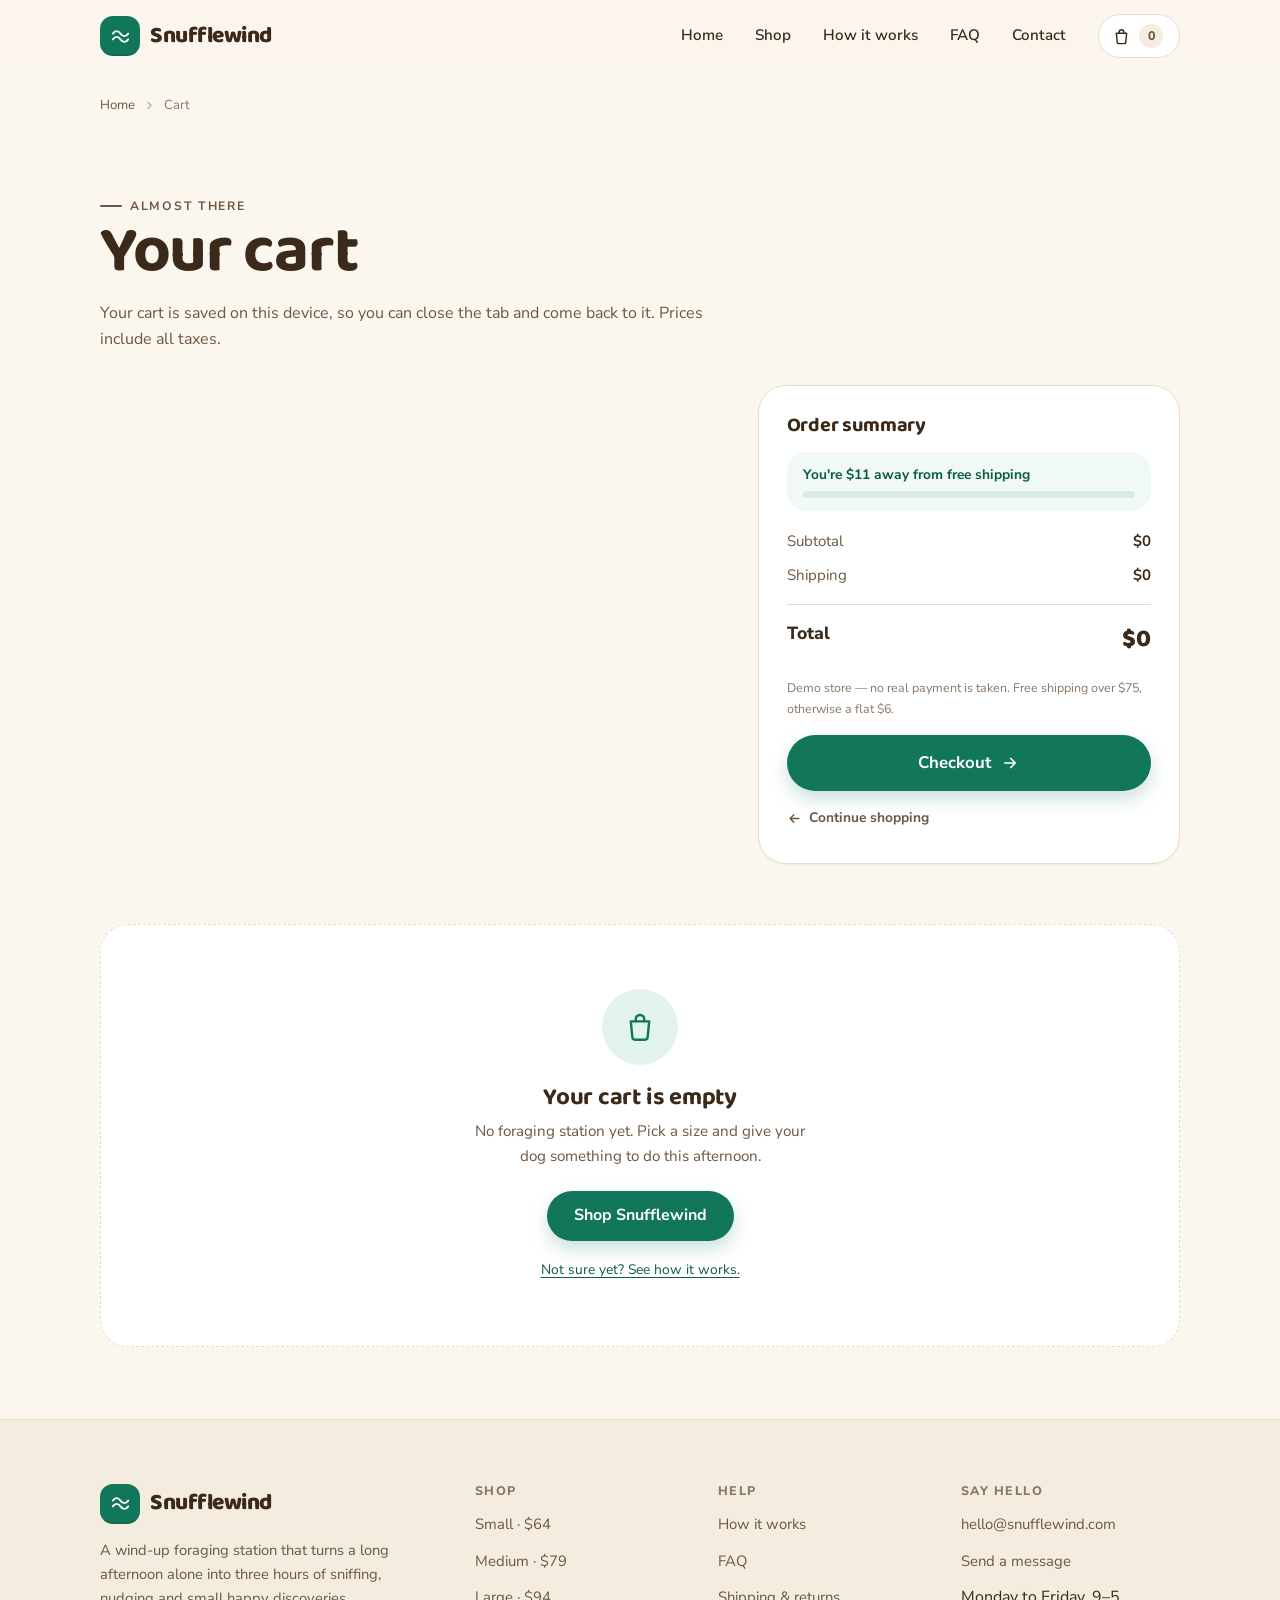
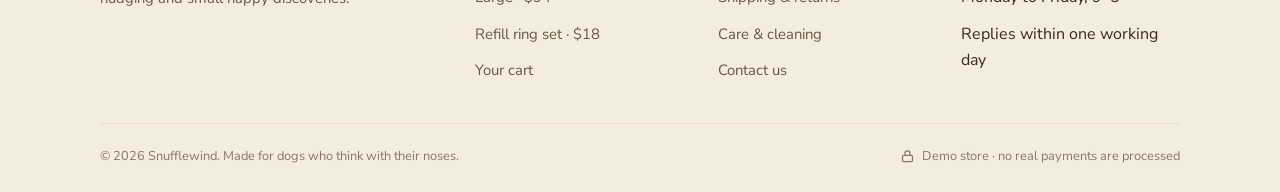
<file: cart.html>
<!DOCTYPE html>
<html lang="en">
<head>
  <meta charset="UTF-8">
  <meta name="viewport" content="width=device-width, initial-scale=1">
  <title>Your cart — Snufflewind</title>
  <meta name="description" content="Review your Snufflewind order, change quantities and check out. Free shipping on orders over $75.">
  <meta name="theme-color" content="#FBF6EE">
  <link rel="canonical" href="https://19l107-hwa-hackathon.vercel.app/cart.html">
  <meta property="og:type" content="website">
  <meta property="og:site_name" content="Snufflewind">
  <meta property="og:title" content="Your cart — Snufflewind">
  <meta property="og:description" content="Review your Snufflewind order, change quantities and check out. Free shipping on orders over $75.">
  <meta property="og:url" content="https://19l107-hwa-hackathon.vercel.app/cart.html">
  <meta property="og:image" content="https://19l107-hwa-hackathon.vercel.app/images/hero-dog.jpg">
  <meta name="twitter:card" content="summary_large_image">
  <meta name="twitter:title" content="Your cart — Snufflewind">
  <meta name="twitter:description" content="Review your Snufflewind order, change quantities and check out. Free shipping on orders over $75.">
  <meta name="twitter:image" content="https://19l107-hwa-hackathon.vercel.app/images/hero-dog.jpg">
  <link rel="icon" href="images/favicon.svg" type="image/svg+xml">
  <link rel="icon" href="images/favicon.png" type="image/png" sizes="512x512">
  <link rel="apple-touch-icon" href="images/favicon.png">
  <link rel="preconnect" href="https://fonts.googleapis.com">
  <link rel="preconnect" href="https://fonts.gstatic.com" crossorigin>
  <link href="https://fonts.googleapis.com/css2?family=Baloo+2:wght@500;600;700;800&family=Nunito+Sans:wght@400;600;700;800&display=swap" rel="stylesheet">
  <link rel="stylesheet" href="css/styles.css">
  <script src="js/main.js" defer></script>
  <script src="js/cart.js" defer></script>
</head>
<body>
  <a class="skip-link" href="#main">Skip to content</a>

  <header class="site-header">
    <div class="container header__inner">
      <a class="brand" href="index.html" aria-label="Snufflewind home">
        <span class="brand__mark" aria-hidden="true">
          <svg viewBox="0 0 24 24" fill="none" stroke="currentColor" stroke-width="1.9" stroke-linecap="round" stroke-linejoin="round"><path d="M4 9c2.4-3.6 5.4-3.6 8 0 2.6 3.6 5.6 3.6 8 0"/><path d="M4 15c2.4-3.6 5.4-3.6 8 0 2.6 3.6 5.6 3.6 8 0"/></svg>
        </span>
        Snufflewind
      </a>

      <nav class="nav" aria-label="Primary">
        <a class="nav__link" href="index.html">Home</a>
        <a class="nav__link" href="product.html">Shop</a>
        <a class="nav__link" href="index.html#how-it-works">How it works</a>
        <a class="nav__link" href="faq.html">FAQ</a>
        <a class="nav__link" href="contact.html">Contact</a>
      </nav>

      <div class="header__actions">
        <a class="cart-link" href="cart.html" data-cart-link aria-label="Cart, empty" aria-current="page">
          <svg viewBox="0 0 24 24" fill="none" stroke="currentColor" stroke-width="1.8" stroke-linecap="round" stroke-linejoin="round" aria-hidden="true"><path d="M5.5 8h13l-1.1 11.1a2 2 0 0 1-2 1.9H8.6a2 2 0 0 1-2-1.9L5.5 8Z"/><path d="M9 8V6.5a3 3 0 0 1 6 0V8"/></svg>
          <span class="cart-count is-empty" data-cart-count>0</span>
        </a>
        <button class="nav-toggle" id="navToggle" type="button" aria-expanded="false" aria-controls="mobileNav" aria-label="Open menu">
          <svg class="icon-menu" viewBox="0 0 24 24" fill="none" stroke="currentColor" stroke-width="2" stroke-linecap="round" aria-hidden="true"><path d="M4 7h16M4 12h16M4 17h16"/></svg>
          <svg class="icon-close" viewBox="0 0 24 24" fill="none" stroke="currentColor" stroke-width="2" stroke-linecap="round" aria-hidden="true"><path d="M18 6 6 18M6 6l12 12"/></svg>
        </button>
      </div>
    </div>

    <div class="mobile-nav" id="mobileNav">
      <a href="index.html">Home <span aria-hidden="true">→</span></a>
      <a href="product.html">Shop Snufflewind <span aria-hidden="true">→</span></a>
      <a href="index.html#how-it-works">How it works <span aria-hidden="true">→</span></a>
      <a href="index.html#why-dogs">Why dogs love it <span aria-hidden="true">→</span></a>
      <a href="faq.html">FAQ <span aria-hidden="true">→</span></a>
      <a href="contact.html">Contact <span aria-hidden="true">→</span></a>
    </div>
  </header>

  <main id="main">
    <div class="container">
      <nav class="breadcrumb" aria-label="Breadcrumb" style="padding-top:22px">
        <a href="index.html">Home</a>
        <svg viewBox="0 0 24 24" fill="none" stroke="currentColor" stroke-width="2" stroke-linecap="round" stroke-linejoin="round" aria-hidden="true"><path d="m9 6 6 6-6 6"/></svg>
        <span aria-current="page">Cart</span>
      </nav>

      <div class="page-head">
        <p class="eyebrow">Almost there</p>
        <h1 id="cartHeading">Your cart</h1>
        <p>Your cart is saved on this device, so you can close the tab and come back to it. Prices include all taxes.</p>
      </div>

      <p class="visually-hidden" id="cartLive" role="status" aria-live="polite"></p>

      <div class="cart-layout" id="cartLayout" hidden>
        <section aria-labelledby="itemsHeading">
          <h2 class="visually-hidden" id="itemsHeading">Items in your cart</h2>
          <div class="cart-list" id="cartList"></div>
        </section>

        <aside class="cart-summary" aria-labelledby="summaryHeading">
          <h2 id="summaryHeading">Order summary</h2>

          <div class="ship-meter" id="shipMeter">
            <strong id="shipMeterText">You're $11 away from free shipping</strong>
            <div class="ship-meter__bar">
              <span class="ship-meter__fill" id="shipMeterFill" style="width:0%"></span>
            </div>
          </div>

          <div class="totals">
            <div class="totals__row"><span>Subtotal</span><span id="subtotal">$0</span></div>
            <div class="totals__row"><span>Shipping</span><span id="shipping">$0</span></div>
            <div class="totals__row totals__row--total"><span>Total</span><span id="total">$0</span></div>
          </div>

          <p class="totals__note">Demo store — no real payment is taken. Free shipping over $75, otherwise a flat $6.</p>

          <a class="btn btn--primary btn--block btn--lg" href="checkout.html" id="checkoutBtn">
            Checkout
            <svg viewBox="0 0 24 24" fill="none" stroke="currentColor" stroke-width="2.2" stroke-linecap="round" stroke-linejoin="round" aria-hidden="true"><path d="M5 12h14M13 6l6 6-6 6"/></svg>
          </a>

          <a class="continue-link" href="product.html">
            <svg viewBox="0 0 24 24" fill="none" stroke="currentColor" stroke-width="2.2" stroke-linecap="round" stroke-linejoin="round" aria-hidden="true"><path d="M19 12H5M11 6l-6 6 6 6"/></svg>
            Continue shopping
          </a>
        </aside>
      </div>

      <div class="empty-state" id="cartEmpty" hidden>
        <div class="empty-state__icon" aria-hidden="true">
          <svg viewBox="0 0 24 24" fill="none" stroke="currentColor" stroke-width="1.7" stroke-linecap="round" stroke-linejoin="round"><path d="M5.5 8h13l-1.1 11.1a2 2 0 0 1-2 1.9H8.6a2 2 0 0 1-2-1.9L5.5 8Z"/><path d="M9 8V6.5a3 3 0 0 1 6 0V8"/></svg>
        </div>
        <h2>Your cart is empty</h2>
        <p>No foraging station yet. Pick a size and give your dog something to do this afternoon.</p>
        <a class="btn btn--primary" href="product.html">Shop Snufflewind</a>
        <p style="margin-top:18px;margin-bottom:0;font-size:0.86rem"><a href="index.html#how-it-works">Not sure yet? See how it works.</a></p>
      </div>
    </div>
  </main>

  <footer class="site-footer">
    <div class="container">
      <div class="footer__grid">
        <div class="footer__brand">
          <a class="brand" href="index.html">
            <span class="brand__mark" aria-hidden="true">
              <svg viewBox="0 0 24 24" fill="none" stroke="currentColor" stroke-width="1.9" stroke-linecap="round" stroke-linejoin="round"><path d="M4 9c2.4-3.6 5.4-3.6 8 0 2.6 3.6 5.6 3.6 8 0"/><path d="M4 15c2.4-3.6 5.4-3.6 8 0 2.6 3.6 5.6 3.6 8 0"/></svg>
            </span>
            Snufflewind
          </a>
          <p>A wind-up foraging station that turns a long afternoon alone into three hours of sniffing, nudging and small happy discoveries.</p>
        </div>

        <div class="footer__col">
          <h3>Shop</h3>
          <ul>
            <li><a href="product.html?size=small">Small · $64</a></li>
            <li><a href="product.html?size=medium">Medium · $79</a></li>
            <li><a href="product.html?size=large">Large · $94</a></li>
            <li><a href="product.html#refill">Refill ring set · $18</a></li>
            <li><a href="cart.html">Your cart</a></li>
          </ul>
        </div>

        <div class="footer__col">
          <h3>Help</h3>
          <ul>
            <li><a href="index.html#how-it-works">How it works</a></li>
            <li><a href="faq.html">FAQ</a></li>
            <li><a href="faq.html#shipping">Shipping &amp; returns</a></li>
            <li><a href="faq.html#care">Care &amp; cleaning</a></li>
            <li><a href="contact.html">Contact us</a></li>
          </ul>
        </div>

        <div class="footer__col">
          <h3>Say hello</h3>
          <ul>
            <li><a href="mailto:hello@snufflewind.com">hello@snufflewind.com</a></li>
            <li><a href="contact.html">Send a message</a></li>
            <li>Monday to Friday, 9–5</li>
            <li>Replies within one working day</li>
          </ul>
        </div>
      </div>

      <div class="footer__bottom">
        <p>© <span data-year>2026</span> Snufflewind. Made for dogs who think with their noses.</p>
        <p class="footer__note">
          <svg viewBox="0 0 24 24" fill="none" stroke="currentColor" stroke-width="2" stroke-linecap="round" stroke-linejoin="round" aria-hidden="true"><rect x="4" y="10" width="16" height="10" rx="2"/><path d="M8 10V7a4 4 0 0 1 8 0v3"/></svg>
          Demo store · no real payments are processed
        </p>
      </div>
    </div>
  </footer>

  <div class="toast-stack" id="toastStack" role="status" aria-live="polite"></div>
</body>
</html>
</file>
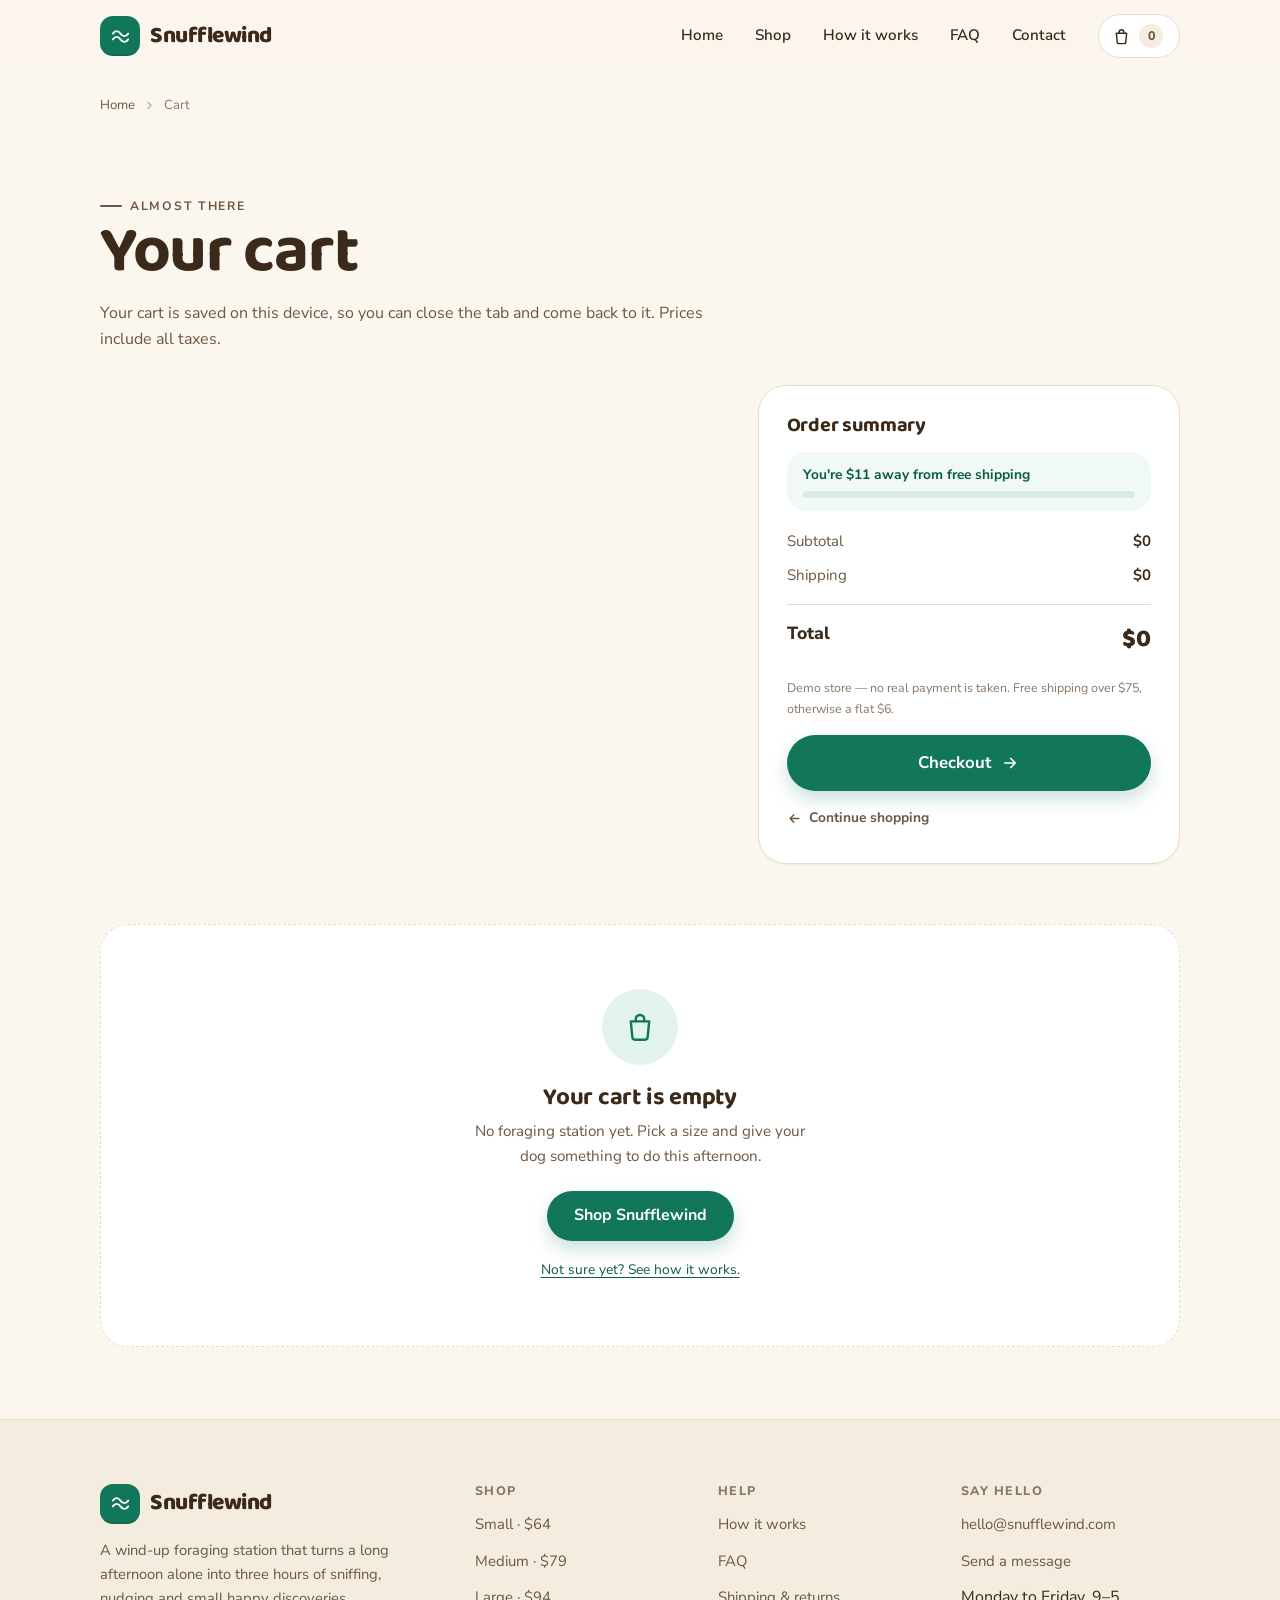
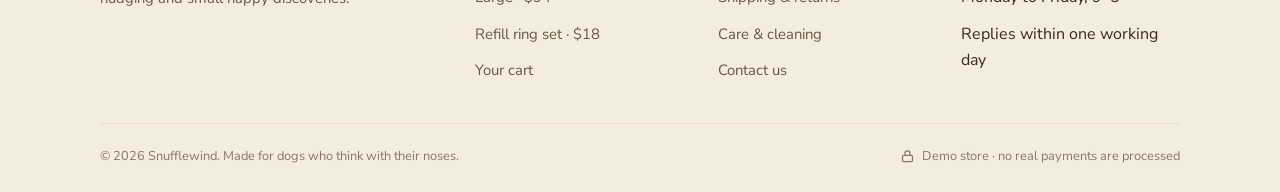
<file: checkout.html>
<!DOCTYPE html>
<html lang="en">
<head>
  <meta charset="UTF-8">
  <meta name="viewport" content="width=device-width, initial-scale=1">
  <title>Checkout — Snufflewind</title>
  <meta name="description" content="Complete your Snufflewind order. This is a demo checkout: no real payment is processed.">
  <meta name="theme-color" content="#FBF6EE">
  <link rel="canonical" href="https://19l107-hwa-hackathon.vercel.app/checkout.html">
  <meta property="og:type" content="website">
  <meta property="og:site_name" content="Snufflewind">
  <meta property="og:title" content="Checkout — Snufflewind">
  <meta property="og:description" content="Complete your Snufflewind order. This is a demo checkout: no real payment is processed.">
  <meta property="og:url" content="https://19l107-hwa-hackathon.vercel.app/checkout.html">
  <meta property="og:image" content="https://19l107-hwa-hackathon.vercel.app/images/hero-dog.jpg">
  <meta name="twitter:card" content="summary_large_image">
  <meta name="twitter:title" content="Checkout — Snufflewind">
  <meta name="twitter:description" content="Complete your Snufflewind order. This is a demo checkout: no real payment is processed.">
  <meta name="twitter:image" content="https://19l107-hwa-hackathon.vercel.app/images/hero-dog.jpg">
  <link rel="icon" href="images/favicon.svg" type="image/svg+xml">
  <link rel="icon" href="images/favicon.png" type="image/png" sizes="512x512">
  <link rel="apple-touch-icon" href="images/favicon.png">
  <link rel="preconnect" href="https://fonts.googleapis.com">
  <link rel="preconnect" href="https://fonts.gstatic.com" crossorigin>
  <link href="https://fonts.googleapis.com/css2?family=Baloo+2:wght@500;600;700;800&family=Nunito+Sans:wght@400;600;700;800&display=swap" rel="stylesheet">
  <link rel="stylesheet" href="css/styles.css">
  <script src="js/main.js" defer></script>
  <script src="js/checkout.js" defer></script>
</head>
<body>
  <a class="skip-link" href="#main">Skip to content</a>

  <header class="site-header">
    <div class="container header__inner">
      <a class="brand" href="index.html" aria-label="Snufflewind home">
        <span class="brand__mark" aria-hidden="true">
          <svg viewBox="0 0 24 24" fill="none" stroke="currentColor" stroke-width="1.9" stroke-linecap="round" stroke-linejoin="round"><path d="M4 9c2.4-3.6 5.4-3.6 8 0 2.6 3.6 5.6 3.6 8 0"/><path d="M4 15c2.4-3.6 5.4-3.6 8 0 2.6 3.6 5.6 3.6 8 0"/></svg>
        </span>
        Snufflewind
      </a>

      <nav class="nav" aria-label="Primary">
        <a class="nav__link" href="index.html">Home</a>
        <a class="nav__link" href="product.html">Shop</a>
        <a class="nav__link" href="index.html#how-it-works">How it works</a>
        <a class="nav__link" href="faq.html">FAQ</a>
        <a class="nav__link" href="contact.html">Contact</a>
      </nav>

      <div class="header__actions">
        <a class="cart-link" href="cart.html" data-cart-link aria-label="Cart, empty">
          <svg viewBox="0 0 24 24" fill="none" stroke="currentColor" stroke-width="1.8" stroke-linecap="round" stroke-linejoin="round" aria-hidden="true"><path d="M5.5 8h13l-1.1 11.1a2 2 0 0 1-2 1.9H8.6a2 2 0 0 1-2-1.9L5.5 8Z"/><path d="M9 8V6.5a3 3 0 0 1 6 0V8"/></svg>
          <span class="cart-count is-empty" data-cart-count>0</span>
        </a>
        <button class="nav-toggle" id="navToggle" type="button" aria-expanded="false" aria-controls="mobileNav" aria-label="Open menu">
          <svg class="icon-menu" viewBox="0 0 24 24" fill="none" stroke="currentColor" stroke-width="2" stroke-linecap="round" aria-hidden="true"><path d="M4 7h16M4 12h16M4 17h16"/></svg>
          <svg class="icon-close" viewBox="0 0 24 24" fill="none" stroke="currentColor" stroke-width="2" stroke-linecap="round" aria-hidden="true"><path d="M18 6 6 18M6 6l12 12"/></svg>
        </button>
      </div>
    </div>

    <div class="mobile-nav" id="mobileNav">
      <a href="index.html">Home <span aria-hidden="true">→</span></a>
      <a href="product.html">Shop Snufflewind <span aria-hidden="true">→</span></a>
      <a href="index.html#how-it-works">How it works <span aria-hidden="true">→</span></a>
      <a href="index.html#why-dogs">Why dogs love it <span aria-hidden="true">→</span></a>
      <a href="faq.html">FAQ <span aria-hidden="true">→</span></a>
      <a href="contact.html">Contact <span aria-hidden="true">→</span></a>
    </div>
  </header>

  <main id="main">
    <div class="container">
      <nav class="breadcrumb" aria-label="Breadcrumb" style="padding-top:22px">
        <a href="index.html">Home</a>
        <svg viewBox="0 0 24 24" fill="none" stroke="currentColor" stroke-width="2" stroke-linecap="round" stroke-linejoin="round" aria-hidden="true"><path d="m9 6 6 6-6 6"/></svg>
        <a href="cart.html">Cart</a>
        <svg viewBox="0 0 24 24" fill="none" stroke="currentColor" stroke-width="2" stroke-linecap="round" stroke-linejoin="round" aria-hidden="true"><path d="m9 6 6 6-6 6"/></svg>
        <span aria-current="page">Checkout</span>
      </nav>

      <div class="page-head">
        <p class="eyebrow">Two minutes, then the good bit</p>
        <h1>Checkout</h1>
        <p>Where should the foraging station go? We will send a confirmation and tracking details to your email.</p>
      </div>

      <div class="form-layout">
        <form id="checkoutForm" novalidate>
          <div class="form-error-summary" id="formErrors" role="alert">
            <svg viewBox="0 0 24 24" fill="none" stroke="currentColor" stroke-width="2" stroke-linecap="round" stroke-linejoin="round" aria-hidden="true"><path d="M12 8v5"/><circle cx="12" cy="16.5" r=".8" fill="currentColor" stroke="none"/><path d="M10.3 3.9 2.6 17.4A2 2 0 0 0 4.3 20.4h15.4a2 2 0 0 0 1.7-3L13.7 3.9a2 2 0 0 0-3.4 0Z"/></svg>
            <span id="formErrorsText">Please check the highlighted fields.</span>
          </div>

          <section class="form-card" aria-labelledby="contactHeading">
            <fieldset class="form-section">
              <legend id="contactHeading"><span class="step-dot">1</span> Contact details</legend>
              <div class="form-grid form-grid--2">
                <div class="field" data-field="fullName">
                  <label for="fullName">Full name <span class="req" aria-hidden="true">*</span></label>
                  <input type="text" id="fullName" name="fullName" autocomplete="name" placeholder="Alex Morgan" required aria-describedby="err-fullName">
                  <p class="field__error" id="err-fullName"></p>
                </div>

                <div class="field" data-field="email">
                  <label for="email">Email address <span class="req" aria-hidden="true">*</span></label>
                  <input type="email" id="email" name="email" autocomplete="email" placeholder="alex@example.com" required aria-describedby="err-email">
                  <p class="field__error" id="err-email"></p>
                </div>

                <div class="field field--wide" data-field="phone">
                  <label for="phone">Phone number <span class="req" aria-hidden="true">*</span></label>
                  <input type="tel" id="phone" name="phone" autocomplete="tel" placeholder="+44 7700 900123" required aria-describedby="err-phone">
                  <p class="field__hint">Only used for delivery updates. We will not add you to a mailing list.</p>
                  <p class="field__error" id="err-phone"></p>
                </div>
              </div>
            </fieldset>
          </section>

          <section class="form-card" aria-labelledby="deliveryHeading">
            <fieldset class="form-section">
              <legend id="deliveryHeading"><span class="step-dot">2</span> Delivery address</legend>
              <div class="form-grid form-grid--2">
                <div class="field field--wide" data-field="address1">
                  <label for="address1">Street address <span class="req" aria-hidden="true">*</span></label>
                  <input type="text" id="address1" name="address1" autocomplete="address-line1" placeholder="24 Willow Lane" required aria-describedby="err-address1">
                  <p class="field__error" id="err-address1"></p>
                </div>

                <div class="field field--wide" data-field="address2">
                  <label for="address2">Apartment, flat or building <span class="price-note">(optional)</span></label>
                  <input type="text" id="address2" name="address2" autocomplete="address-line2" placeholder="Flat 3">
                  <p class="field__error" id="err-address2"></p>
                </div>

                <div class="field" data-field="city">
                  <label for="city">City or town <span class="req" aria-hidden="true">*</span></label>
                  <input type="text" id="city" name="city" autocomplete="address-level2" placeholder="Bristol" required aria-describedby="err-city">
                  <p class="field__error" id="err-city"></p>
                </div>

                <div class="field" data-field="postal">
                  <label for="postal">Postal / ZIP code <span class="req" aria-hidden="true">*</span></label>
                  <input type="text" id="postal" name="postal" autocomplete="postal-code" placeholder="BS1 4ST" required aria-describedby="err-postal">
                  <p class="field__error" id="err-postal"></p>
                </div>

                <div class="field field--wide" data-field="country">
                  <label for="country">Country <span class="req" aria-hidden="true">*</span></label>
                  <select id="country" name="country" autocomplete="country-name" required aria-describedby="err-country">
                    <option value="">Select a country</option>
                    <option value="United Kingdom">United Kingdom</option>
                    <option value="United States">United States</option>
                    <option value="Canada">Canada</option>
                    <option value="Australia">Australia</option>
                    <option value="New Zealand">New Zealand</option>
                    <option value="Ireland">Ireland</option>
                    <option value="Germany">Germany</option>
                    <option value="France">France</option>
                    <option value="Netherlands">Netherlands</option>
                    <option value="Belgium">Belgium</option>
                    <option value="Spain">Spain</option>
                    <option value="Sweden">Sweden</option>
                    <option value="Denmark">Denmark</option>
                    <option value="Norway">Norway</option>
                    <option value="India">India</option>
                    <option value="Other">Somewhere else</option>
                  </select>
                  <p class="field__error" id="err-country"></p>
                </div>
              </div>
            </fieldset>
          </section>

          <section class="form-card" aria-labelledby="paymentHeading">
            <fieldset class="form-section">
              <legend id="paymentHeading"><span class="step-dot">3</span> Payment</legend>

              <div class="demo-note">
                <svg viewBox="0 0 24 24" fill="none" stroke="currentColor" stroke-width="2" stroke-linecap="round" stroke-linejoin="round" aria-hidden="true"><rect x="4" y="10" width="16" height="10" rx="2"/><path d="M8 10V7a4 4 0 0 1 8 0v3"/></svg>
                <div>
                  <strong>Demo checkout — no real payment</strong>
                  Nothing is charged and no card details are stored. Use 4242 4242 4242 4242 with any future expiry and any 3-digit code.
                  <button class="demo-fill" type="button" id="fillDemo">Fill demo card</button>
                </div>
              </div>

              <div class="form-grid form-grid--2">
                <div class="field field--wide" data-field="cardName">
                  <label for="cardName">Name on card <span class="req" aria-hidden="true">*</span></label>
                  <input type="text" id="cardName" name="cardName" autocomplete="cc-name" placeholder="Alex Morgan" required aria-describedby="err-cardName">
                  <p class="field__error" id="err-cardName"></p>
                </div>

                <div class="field field--wide" data-field="cardNumber">
                  <label for="cardNumber">Card number <span class="req" aria-hidden="true">*</span></label>
                  <input type="text" id="cardNumber" name="cardNumber" autocomplete="cc-number" inputmode="numeric" placeholder="4242 4242 4242 4242" maxlength="23" required aria-describedby="err-cardNumber">
                  <p class="field__error" id="err-cardNumber"></p>
                </div>

                <div class="field" data-field="expiry">
                  <label for="expiry">Expiry date <span class="req" aria-hidden="true">*</span></label>
                  <input type="text" id="expiry" name="expiry" autocomplete="cc-exp" inputmode="numeric" placeholder="MM/YY" maxlength="5" required aria-describedby="err-expiry">
                  <p class="field__error" id="err-expiry"></p>
                </div>

                <div class="field" data-field="cvc">
                  <label for="cvc">Security code <span class="req" aria-hidden="true">*</span></label>
                  <input type="text" id="cvc" name="cvc" autocomplete="cc-csc" inputmode="numeric" placeholder="123" maxlength="4" required aria-describedby="err-cvc">
                  <p class="field__hint">The 3 digits on the back of the card.</p>
                  <p class="field__error" id="err-cvc"></p>
                </div>
              </div>
            </fieldset>
          </section>

          <div class="form-actions">
            <button class="btn btn--primary btn--lg" type="submit" id="placeOrder">
              <svg viewBox="0 0 24 24" fill="none" stroke="currentColor" stroke-width="2" stroke-linecap="round" stroke-linejoin="round" aria-hidden="true"><rect x="4" y="10" width="16" height="10" rx="2"/><path d="M8 10V7a4 4 0 0 1 8 0v3"/></svg>
              Place order · <span id="placeOrderTotal">$79</span>
            </button>
            <p class="secure-note">
              <svg viewBox="0 0 24 24" fill="none" stroke="currentColor" stroke-width="2" stroke-linecap="round" stroke-linejoin="round" aria-hidden="true"><path d="M12 3 5 6v5.5c0 4.3 2.9 7.8 7 9.5 4.1-1.7 7-5.2 7-9.5V6l-7-3Z"/><path d="m9 12 2 2 4-4"/></svg>
              Demo store. Your details stay in this browser.
            </p>
          </div>
        </form>

        <aside class="summary summary--sticky" aria-labelledby="summaryHeading">
          <h2 id="summaryHeading">Order summary</h2>
          <div class="summary__items" id="summaryItems"></div>

          <div class="totals">
            <div class="totals__row"><span>Subtotal</span><span id="summarySubtotal">$0</span></div>
            <div class="totals__row"><span>Shipping</span><span id="summaryShipping">$0</span></div>
            <div class="totals__row totals__row--total"><span>Total</span><span id="summaryTotal">$0</span></div>
          </div>

          <p class="totals__note">Prices include all taxes. Free shipping over $75, otherwise a flat $6.</p>
          <a class="summary__edit" href="cart.html">← Edit your cart</a>

          <div class="demo-note" style="margin:18px 0 0">
            <svg viewBox="0 0 24 24" fill="none" stroke="currentColor" stroke-width="2" stroke-linecap="round" stroke-linejoin="round" aria-hidden="true"><path d="M3 7h11v10H3z"/><path d="M14 10h4l3 3v4h-7z"/><circle cx="7" cy="18" r="1.8"/><circle cx="17.5" cy="18" r="1.8"/></svg>
            <div>Arrives in 2–4 working days. We will email tracking as soon as it leaves the warehouse.</div>
          </div>
        </aside>
      </div>
    </div>
  </main>

  <footer class="site-footer">
    <div class="container">
      <div class="footer__grid">
        <div class="footer__brand">
          <a class="brand" href="index.html">
            <span class="brand__mark" aria-hidden="true">
              <svg viewBox="0 0 24 24" fill="none" stroke="currentColor" stroke-width="1.9" stroke-linecap="round" stroke-linejoin="round"><path d="M4 9c2.4-3.6 5.4-3.6 8 0 2.6 3.6 5.6 3.6 8 0"/><path d="M4 15c2.4-3.6 5.4-3.6 8 0 2.6 3.6 5.6 3.6 8 0"/></svg>
            </span>
            Snufflewind
          </a>
          <p>A wind-up foraging station that turns a long afternoon alone into three hours of sniffing, nudging and small happy discoveries.</p>
        </div>

        <div class="footer__col">
          <h3>Shop</h3>
          <ul>
            <li><a href="product.html?size=small">Small · $64</a></li>
            <li><a href="product.html?size=medium">Medium · $79</a></li>
            <li><a href="product.html?size=large">Large · $94</a></li>
            <li><a href="product.html#refill">Refill ring set · $18</a></li>
            <li><a href="cart.html">Your cart</a></li>
          </ul>
        </div>

        <div class="footer__col">
          <h3>Help</h3>
          <ul>
            <li><a href="index.html#how-it-works">How it works</a></li>
            <li><a href="faq.html">FAQ</a></li>
            <li><a href="faq.html#shipping">Shipping &amp; returns</a></li>
            <li><a href="faq.html#care">Care &amp; cleaning</a></li>
            <li><a href="contact.html">Contact us</a></li>
          </ul>
        </div>

        <div class="footer__col">
          <h3>Say hello</h3>
          <ul>
            <li><a href="mailto:hello@snufflewind.com">hello@snufflewind.com</a></li>
            <li><a href="contact.html">Send a message</a></li>
            <li>Monday to Friday, 9–5</li>
            <li>Replies within one working day</li>
          </ul>
        </div>
      </div>

      <div class="footer__bottom">
        <p>© <span data-year>2026</span> Snufflewind. Made for dogs who think with their noses.</p>
        <p class="footer__note">
          <svg viewBox="0 0 24 24" fill="none" stroke="currentColor" stroke-width="2" stroke-linecap="round" stroke-linejoin="round" aria-hidden="true"><rect x="4" y="10" width="16" height="10" rx="2"/><path d="M8 10V7a4 4 0 0 1 8 0v3"/></svg>
          Demo store · no real payments are processed
        </p>
      </div>
    </div>
  </footer>

  <div class="toast-stack" id="toastStack" role="status" aria-live="polite"></div>
</body>
</html>
</file>
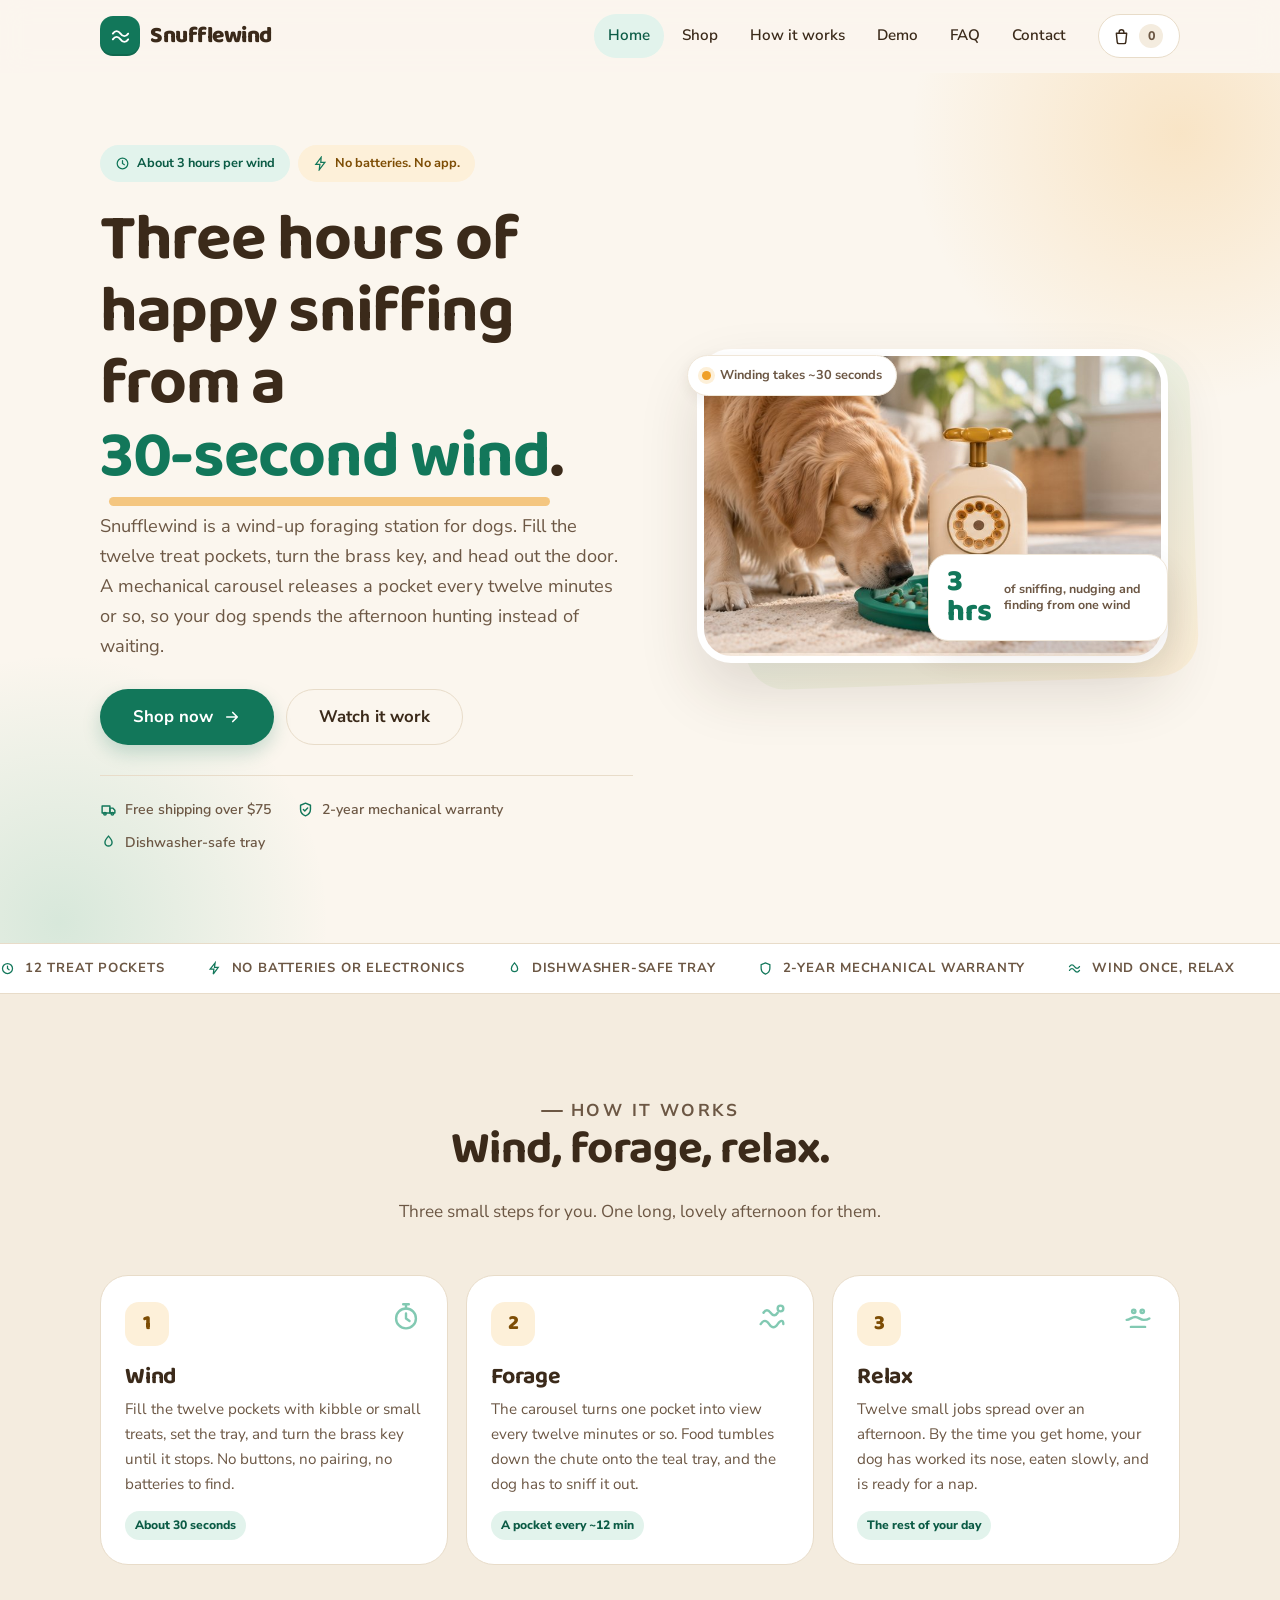
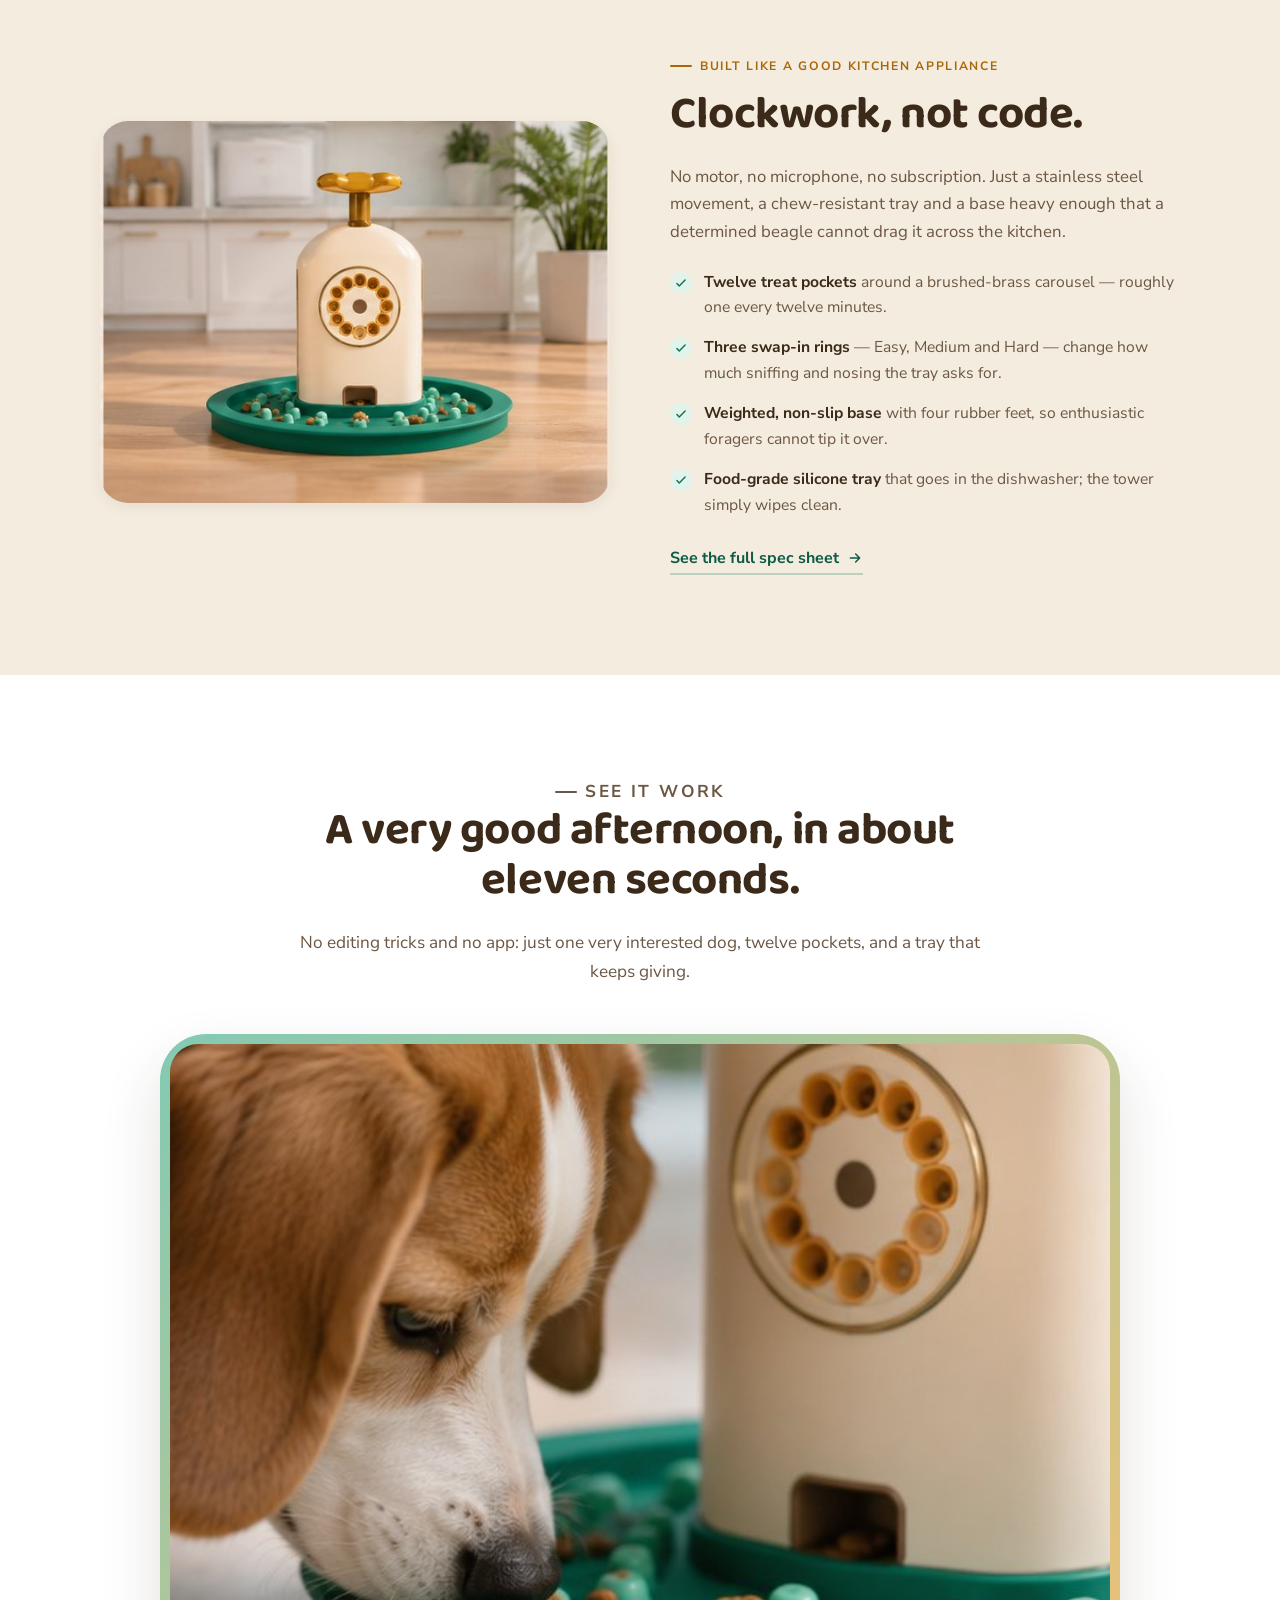
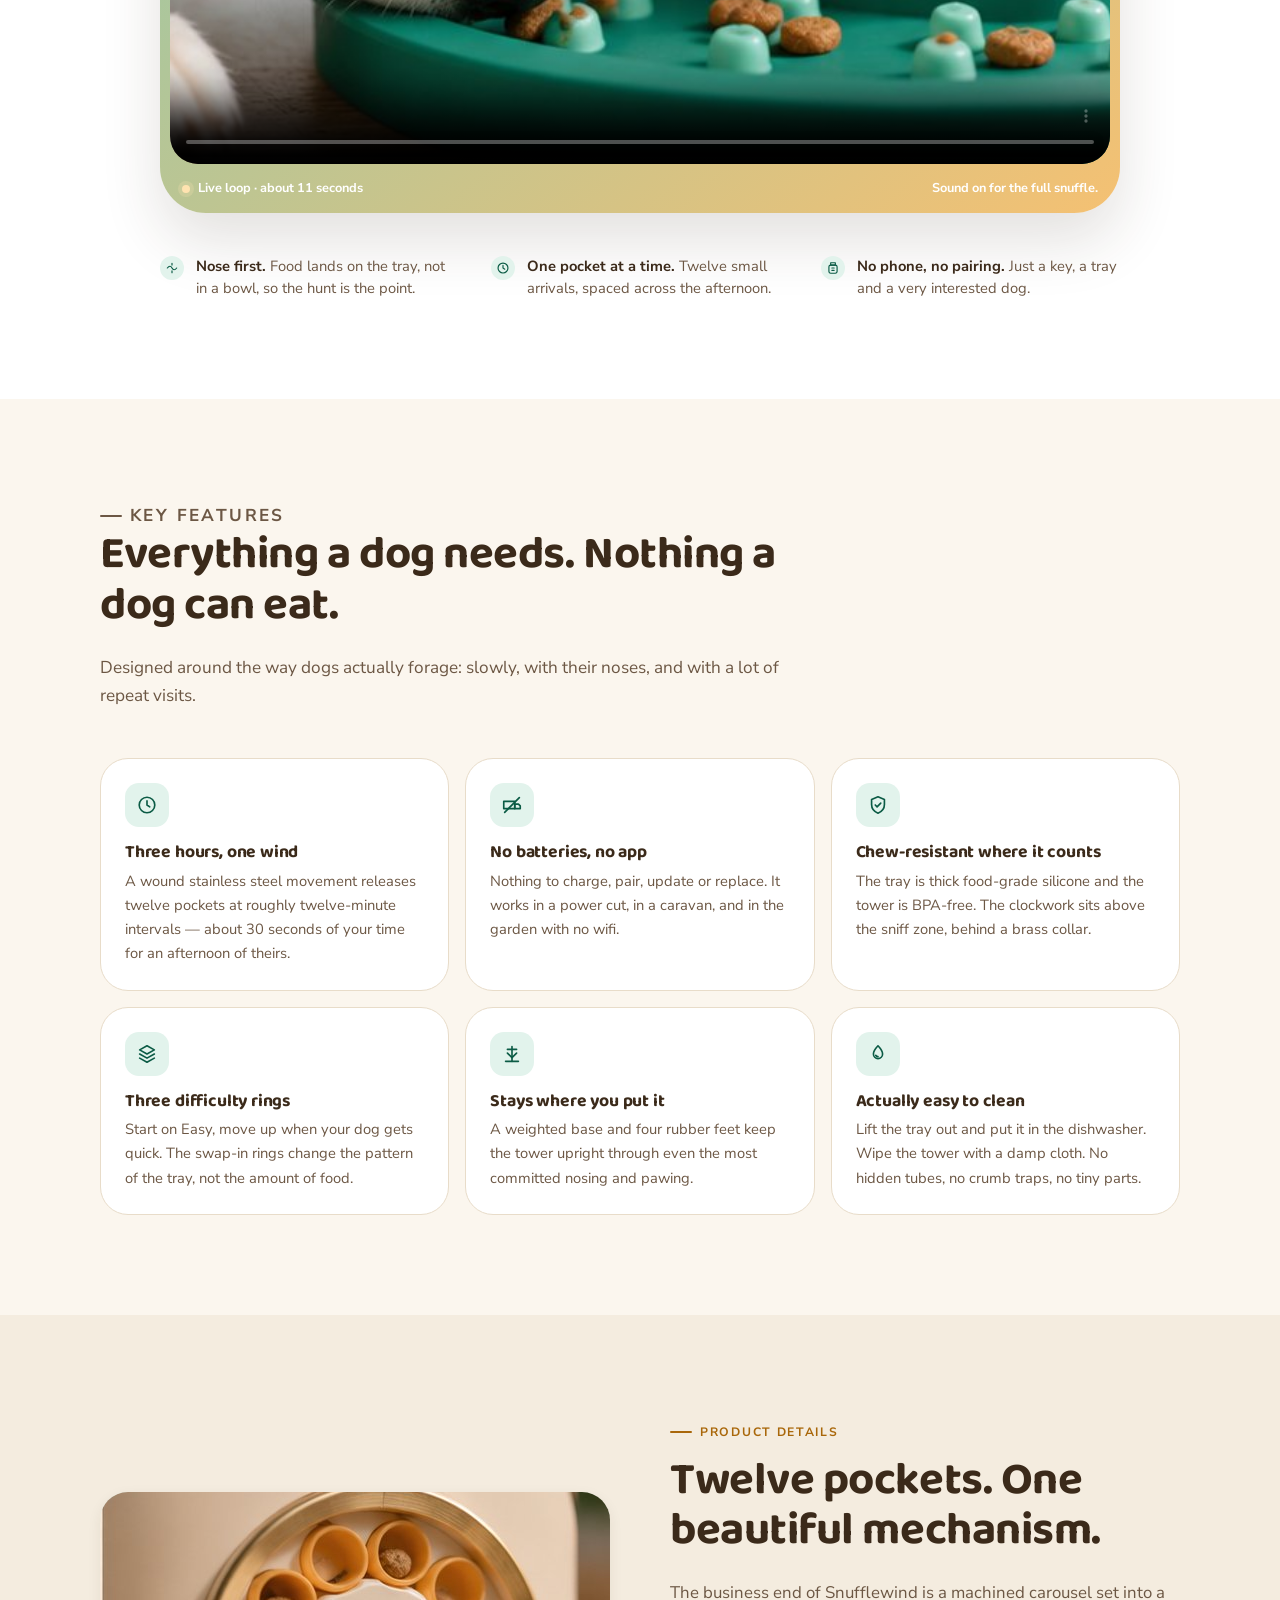
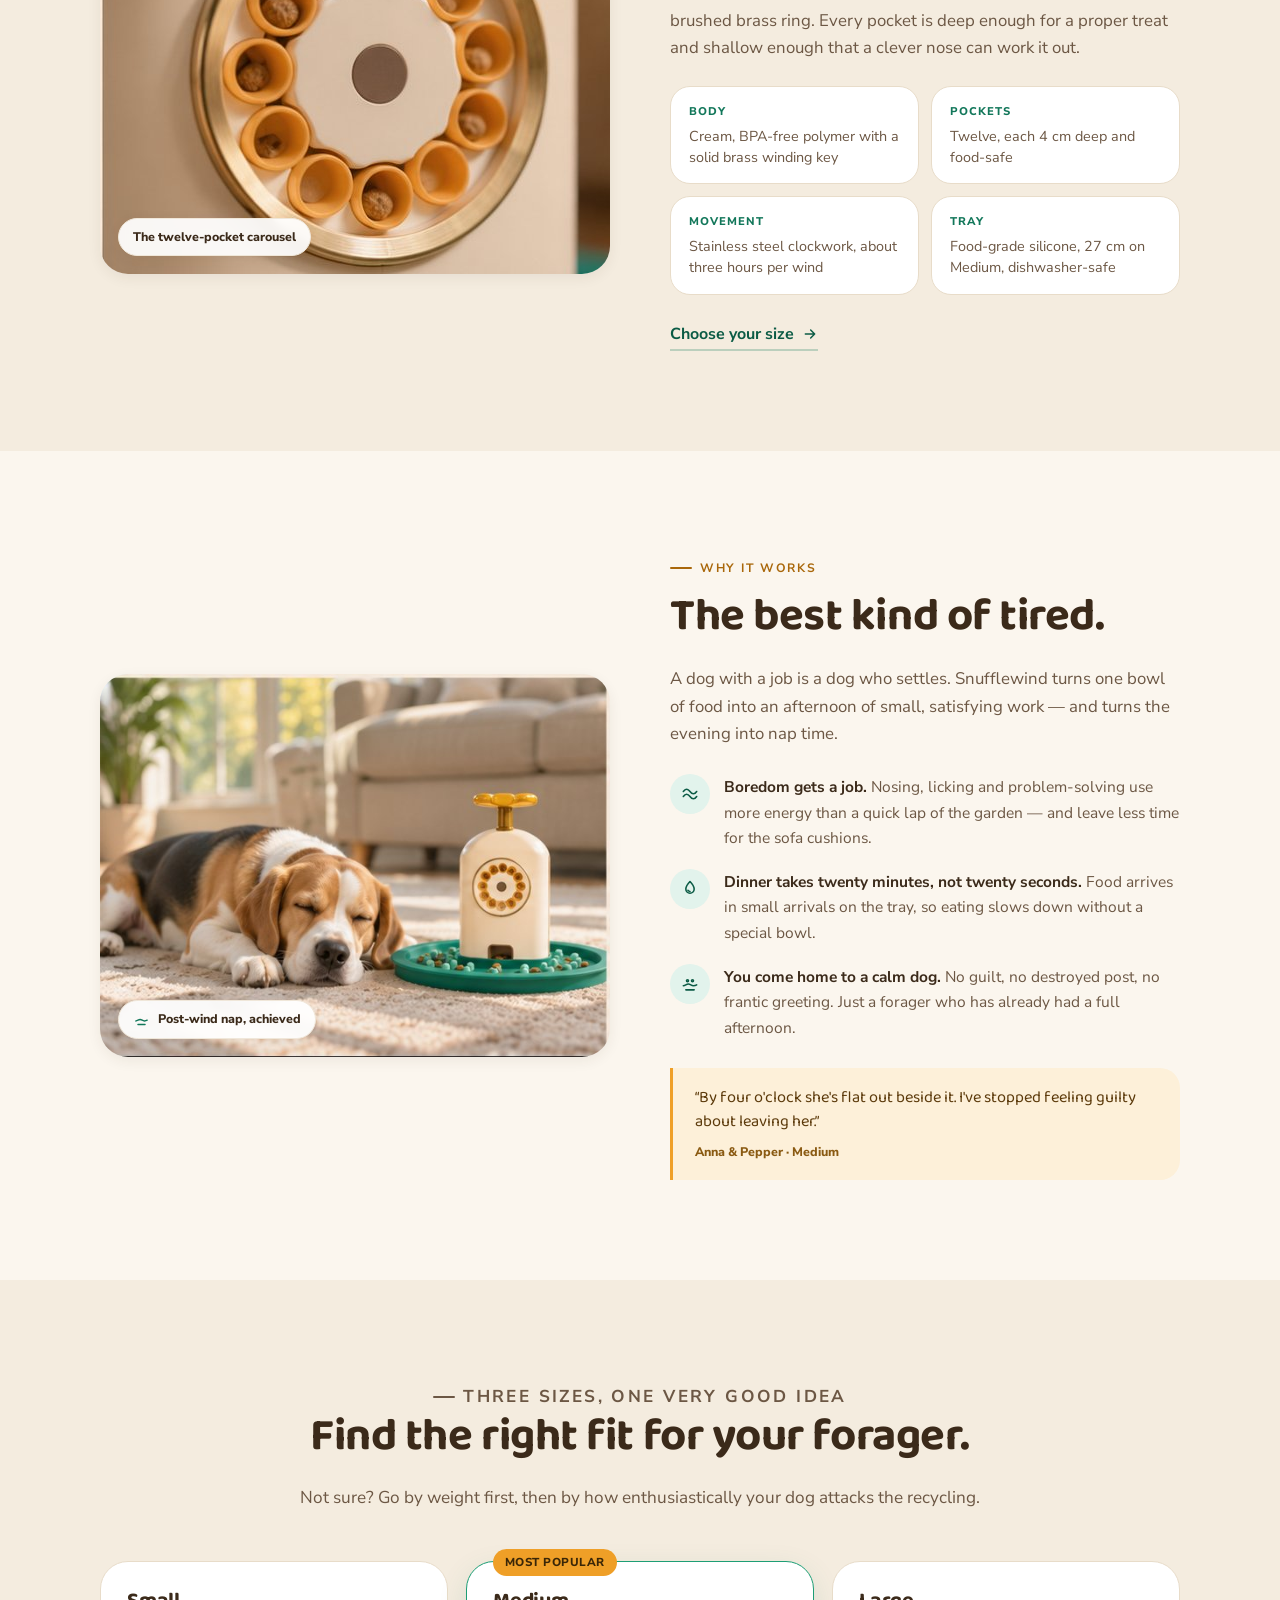
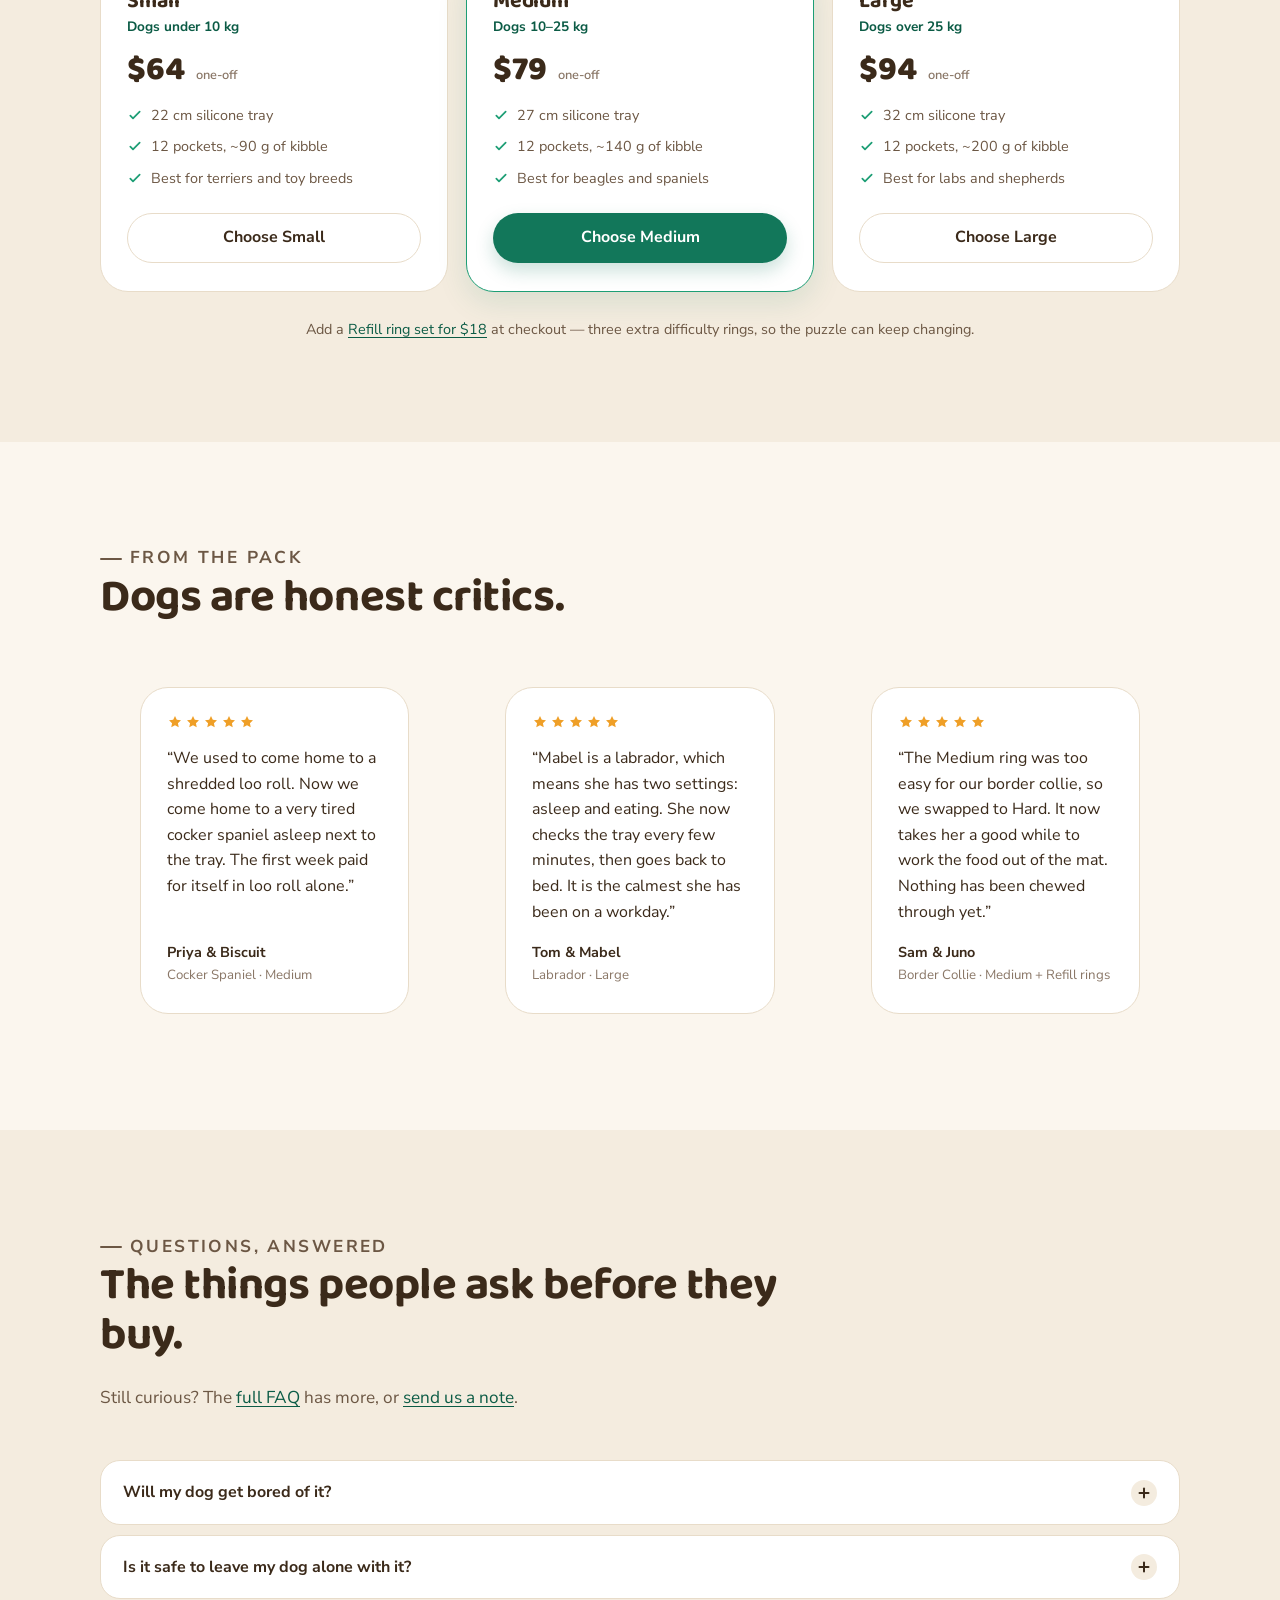
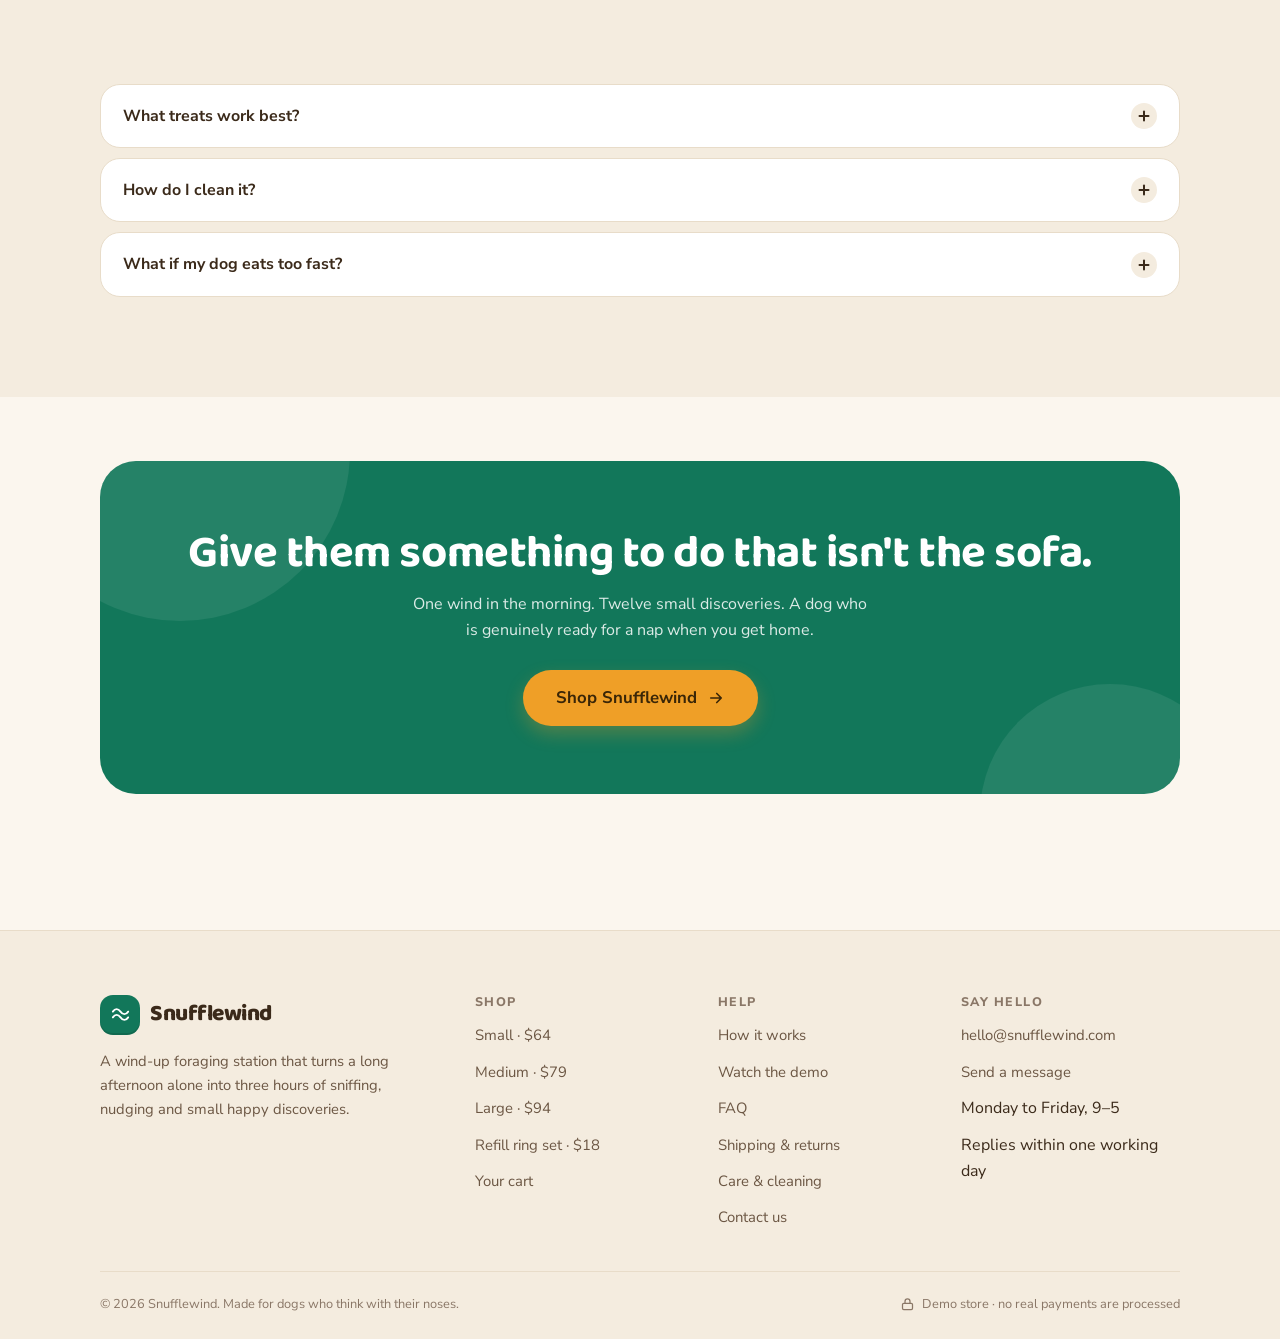
<file: confirmation.html>
<!DOCTYPE html>
<html lang="en">
<head>
  <meta charset="UTF-8">
  <meta name="viewport" content="width=device-width, initial-scale=1">
  <title>Order confirmed — Snufflewind</title>
  <meta name="description" content="Your Snufflewind order is confirmed. This is a demo store, so no payment has been taken.">
  <meta name="theme-color" content="#FBF6EE">
  <link rel="canonical" href="https://19l107-hwa-hackathon.vercel.app/confirmation.html">
  <meta property="og:type" content="website">
  <meta property="og:site_name" content="Snufflewind">
  <meta property="og:title" content="Order confirmed — Snufflewind">
  <meta property="og:description" content="Your Snufflewind order is confirmed. This is a demo store, so no payment has been taken.">
  <meta property="og:url" content="https://19l107-hwa-hackathon.vercel.app/confirmation.html">
  <meta property="og:image" content="https://19l107-hwa-hackathon.vercel.app/images/hero-dog.jpg">
  <meta name="twitter:card" content="summary_large_image">
  <meta name="twitter:title" content="Order confirmed — Snufflewind">
  <meta name="twitter:description" content="Your Snufflewind order is confirmed. This is a demo store, so no payment has been taken.">
  <meta name="twitter:image" content="https://19l107-hwa-hackathon.vercel.app/images/hero-dog.jpg">
  <link rel="icon" href="images/favicon.svg" type="image/svg+xml">
  <link rel="icon" href="images/favicon.png" type="image/png" sizes="512x512">
  <link rel="apple-touch-icon" href="images/favicon.png">
  <link rel="preconnect" href="https://fonts.googleapis.com">
  <link rel="preconnect" href="https://fonts.gstatic.com" crossorigin>
  <link href="https://fonts.googleapis.com/css2?family=Baloo+2:wght@500;600;700;800&family=Nunito+Sans:wght@400;600;700;800&display=swap" rel="stylesheet">
  <link rel="stylesheet" href="css/styles.css">
  <script src="js/main.js" defer></script>
  <script src="js/confirmation.js" defer></script>
</head>
<body>
  <a class="skip-link" href="#main">Skip to content</a>

  <header class="site-header">
    <div class="container header__inner">
      <a class="brand" href="index.html" aria-label="Snufflewind home">
        <span class="brand__mark" aria-hidden="true">
          <svg viewBox="0 0 24 24" fill="none" stroke="currentColor" stroke-width="1.9" stroke-linecap="round" stroke-linejoin="round"><path d="M4 9c2.4-3.6 5.4-3.6 8 0 2.6 3.6 5.6 3.6 8 0"/><path d="M4 15c2.4-3.6 5.4-3.6 8 0 2.6 3.6 5.6 3.6 8 0"/></svg>
        </span>
        Snufflewind
      </a>

      <nav class="nav" aria-label="Primary">
        <a class="nav__link" href="index.html">Home</a>
        <a class="nav__link" href="product.html">Shop</a>
        <a class="nav__link" href="index.html#how-it-works">How it works</a>
        <a class="nav__link" href="faq.html">FAQ</a>
        <a class="nav__link" href="contact.html">Contact</a>
      </nav>

      <div class="header__actions">
        <a class="cart-link" href="cart.html" data-cart-link aria-label="Cart, empty">
          <svg viewBox="0 0 24 24" fill="none" stroke="currentColor" stroke-width="1.8" stroke-linecap="round" stroke-linejoin="round" aria-hidden="true"><path d="M5.5 8h13l-1.1 11.1a2 2 0 0 1-2 1.9H8.6a2 2 0 0 1-2-1.9L5.5 8Z"/><path d="M9 8V6.5a3 3 0 0 1 6 0V8"/></svg>
          <span class="cart-count is-empty" data-cart-count>0</span>
        </a>
        <button class="nav-toggle" id="navToggle" type="button" aria-expanded="false" aria-controls="mobileNav" aria-label="Open menu">
          <svg class="icon-menu" viewBox="0 0 24 24" fill="none" stroke="currentColor" stroke-width="2" stroke-linecap="round" aria-hidden="true"><path d="M4 7h16M4 12h16M4 17h16"/></svg>
          <svg class="icon-close" viewBox="0 0 24 24" fill="none" stroke="currentColor" stroke-width="2" stroke-linecap="round" aria-hidden="true"><path d="M18 6 6 18M6 6l12 12"/></svg>
        </button>
      </div>
    </div>

    <div class="mobile-nav" id="mobileNav">
      <a href="index.html">Home <span aria-hidden="true">→</span></a>
      <a href="product.html">Shop Snufflewind <span aria-hidden="true">→</span></a>
      <a href="index.html#how-it-works">How it works <span aria-hidden="true">→</span></a>
      <a href="index.html#why-dogs">Why dogs love it <span aria-hidden="true">→</span></a>
      <a href="faq.html">FAQ <span aria-hidden="true">→</span></a>
      <a href="contact.html">Contact <span aria-hidden="true">→</span></a>
    </div>
  </header>

  <main id="main">
    <div class="container confirm-wrap" id="confirmWrap" hidden>
      <div class="confirm-hero">
        <div class="confirm-check" aria-hidden="true">
          <svg viewBox="0 0 24 24" fill="none" stroke="currentColor" stroke-width="2.4" stroke-linecap="round" stroke-linejoin="round"><path d="m5 13 4 4L19 7"/></svg>
        </div>
        <span class="pill pill--teal" style="margin-bottom:14px">Order confirmed</span>
        <h1>Your Snufflewind is on its way.</h1>
        <p>Thanks, <span id="customerName">friend</span>. Twelve pockets of afternoon entertainment are being packed up as we speak.</p>
      </div>

      <div class="order-card">
        <div class="order-card__head">
          <div>
            <p>Order number</p>
            <p class="order-number" id="orderNumber">SW-000000</p>
          </div>
          <span class="order-status"><span class="dot" aria-hidden="true"></span> Confirmed</span>
        </div>

        <div class="order-card__body">
          <div class="order-lines" id="orderLines"></div>

          <div class="order-card__cols">
            <div class="order-block">
              <h3>Delivery address</h3>
              <address id="orderAddress"></address>
            </div>

            <div class="order-block">
              <h3>Contact</h3>
              <p id="orderContact"></p>
              <p id="orderPayment" style="margin-top:6px;color:var(--ink-soft);font-size:0.84rem"></p>
            </div>

            <div class="order-block">
              <h3>Estimated delivery</h3>
              <p id="orderEta"></p>
              <p id="orderPlaced" style="margin-top:6px;color:var(--ink-soft);font-size:0.84rem"></p>
            </div>
          </div>

          <div class="order-totals">
            <div class="totals">
              <div class="totals__row"><span>Subtotal</span><span id="orderSubtotal">$0</span></div>
              <div class="totals__row"><span>Shipping</span><span id="orderShipping">$0</span></div>
              <div class="totals__row totals__row--total"><span>Total paid</span><span id="orderTotal">$0</span></div>
            </div>
          </div>
        </div>
      </div>

      <div class="demo-note" style="margin-top:20px">
        <svg viewBox="0 0 24 24" fill="none" stroke="currentColor" stroke-width="2" stroke-linecap="round" stroke-linejoin="round" aria-hidden="true"><circle cx="12" cy="12" r="8.5"/><path d="M12 8v4M12 15.5v.5"/></svg>
        <div>
          <strong>This is a demo order</strong>
          No payment was taken and no confirmation email has been sent. Your order details are saved in this browser only, so this page will still work if you refresh it.
        </div>
      </div>

      <div class="confirm-actions">
        <a class="btn btn--primary" href="product.html">
          Continue shopping
          <svg viewBox="0 0 24 24" fill="none" stroke="currentColor" stroke-width="2.2" stroke-linecap="round" stroke-linejoin="round" aria-hidden="true"><path d="M5 12h14M13 6l6 6-6 6"/></svg>
        </a>
        <a class="btn btn--ghost" href="index.html">Back to home</a>
      </div>

      <p style="text-align:center;margin-top:22px;font-size:0.86rem;color:var(--ink-soft)">
        Need to change something? <a href="contact.html">Send us a message</a> with your order number.
      </p>
    </div>
  </main>

  <footer class="site-footer">
    <div class="container">
      <div class="footer__grid">
        <div class="footer__brand">
          <a class="brand" href="index.html">
            <span class="brand__mark" aria-hidden="true">
              <svg viewBox="0 0 24 24" fill="none" stroke="currentColor" stroke-width="1.9" stroke-linecap="round" stroke-linejoin="round"><path d="M4 9c2.4-3.6 5.4-3.6 8 0 2.6 3.6 5.6 3.6 8 0"/><path d="M4 15c2.4-3.6 5.4-3.6 8 0 2.6 3.6 5.6 3.6 8 0"/></svg>
            </span>
            Snufflewind
          </a>
          <p>A wind-up foraging station that turns a long afternoon alone into three hours of sniffing, nudging and small happy discoveries.</p>
        </div>

        <div class="footer__col">
          <h3>Shop</h3>
          <ul>
            <li><a href="product.html?size=small">Small · $64</a></li>
            <li><a href="product.html?size=medium">Medium · $79</a></li>
            <li><a href="product.html?size=large">Large · $94</a></li>
            <li><a href="product.html#refill">Refill ring set · $18</a></li>
            <li><a href="cart.html">Your cart</a></li>
          </ul>
        </div>

        <div class="footer__col">
          <h3>Help</h3>
          <ul>
            <li><a href="index.html#how-it-works">How it works</a></li>
            <li><a href="faq.html">FAQ</a></li>
            <li><a href="faq.html#shipping">Shipping &amp; returns</a></li>
            <li><a href="faq.html#care">Care &amp; cleaning</a></li>
            <li><a href="contact.html">Contact us</a></li>
          </ul>
        </div>

        <div class="footer__col">
          <h3>Say hello</h3>
          <ul>
            <li><a href="mailto:hello@snufflewind.com">hello@snufflewind.com</a></li>
            <li><a href="contact.html">Send a message</a></li>
            <li>Monday to Friday, 9–5</li>
            <li>Replies within one working day</li>
          </ul>
        </div>
      </div>

      <div class="footer__bottom">
        <p>© <span data-year>2026</span> Snufflewind. Made for dogs who think with their noses.</p>
        <p class="footer__note">
          <svg viewBox="0 0 24 24" fill="none" stroke="currentColor" stroke-width="2" stroke-linecap="round" stroke-linejoin="round" aria-hidden="true"><rect x="4" y="10" width="16" height="10" rx="2"/><path d="M8 10V7a4 4 0 0 1 8 0v3"/></svg>
          Demo store · no real payments are processed
        </p>
      </div>
    </div>
  </footer>

  <div class="toast-stack" id="toastStack" role="status" aria-live="polite"></div>
</body>
</html>
</file>
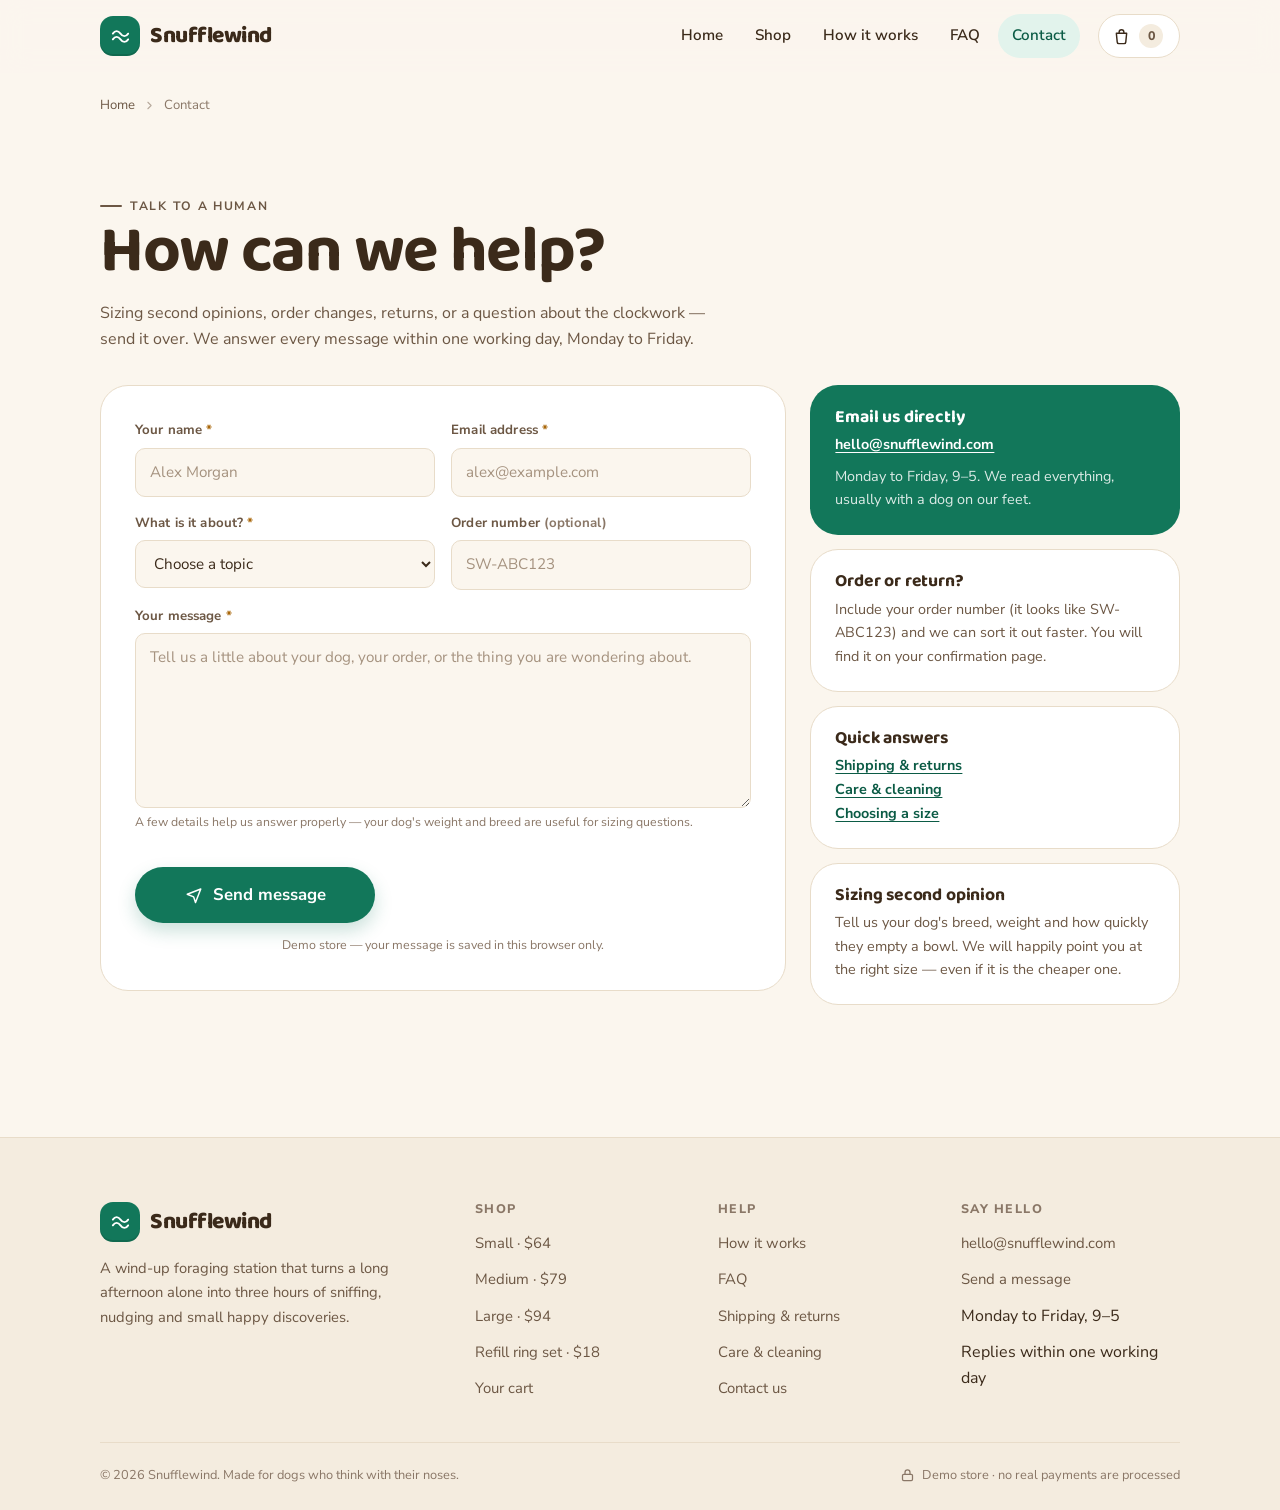
<file: contact.html>
<!DOCTYPE html>
<html lang="en">
<head>
  <meta charset="UTF-8">
  <meta name="viewport" content="width=device-width, initial-scale=1">
  <title>Contact — Snufflewind</title>
  <meta name="description" content="Ask the Snufflewind team about sizing, orders, returns or care. We reply within one working day.">
  <meta name="theme-color" content="#FBF6EE">
  <link rel="canonical" href="https://19l107-hwa-hackathon.vercel.app/contact.html">
  <meta property="og:type" content="website">
  <meta property="og:site_name" content="Snufflewind">
  <meta property="og:title" content="Contact — Snufflewind">
  <meta property="og:description" content="Ask the Snufflewind team about sizing, orders, returns or care. We reply within one working day.">
  <meta property="og:url" content="https://19l107-hwa-hackathon.vercel.app/contact.html">
  <meta property="og:image" content="https://19l107-hwa-hackathon.vercel.app/images/hero-dog.jpg">
  <meta name="twitter:card" content="summary_large_image">
  <meta name="twitter:title" content="Contact — Snufflewind">
  <meta name="twitter:description" content="Ask the Snufflewind team about sizing, orders, returns or care. We reply within one working day.">
  <meta name="twitter:image" content="https://19l107-hwa-hackathon.vercel.app/images/hero-dog.jpg">
  <link rel="icon" href="images/favicon.svg" type="image/svg+xml">
  <link rel="icon" href="images/favicon.png" type="image/png" sizes="512x512">
  <link rel="apple-touch-icon" href="images/favicon.png">
  <link rel="preconnect" href="https://fonts.googleapis.com">
  <link rel="preconnect" href="https://fonts.gstatic.com" crossorigin>
  <link href="https://fonts.googleapis.com/css2?family=Baloo+2:wght@500;600;700;800&family=Nunito+Sans:wght@400;600;700;800&display=swap" rel="stylesheet">
  <link rel="stylesheet" href="css/styles.css">
  <script src="js/main.js" defer></script>
  <script src="js/contact.js" defer></script>
</head>
<body>
  <a class="skip-link" href="#main">Skip to content</a>

  <header class="site-header">
    <div class="container header__inner">
      <a class="brand" href="index.html" aria-label="Snufflewind home">
        <span class="brand__mark" aria-hidden="true">
          <svg viewBox="0 0 24 24" fill="none" stroke="currentColor" stroke-width="1.9" stroke-linecap="round" stroke-linejoin="round"><path d="M4 9c2.4-3.6 5.4-3.6 8 0 2.6 3.6 5.6 3.6 8 0"/><path d="M4 15c2.4-3.6 5.4-3.6 8 0 2.6 3.6 5.6 3.6 8 0"/></svg>
        </span>
        Snufflewind
      </a>

      <nav class="nav" aria-label="Primary">
        <a class="nav__link" href="index.html">Home</a>
        <a class="nav__link" href="product.html">Shop</a>
        <a class="nav__link" href="index.html#how-it-works">How it works</a>
        <a class="nav__link" href="faq.html">FAQ</a>
        <a class="nav__link" href="contact.html" aria-current="page">Contact</a>
      </nav>

      <div class="header__actions">
        <a class="cart-link" href="cart.html" data-cart-link aria-label="Cart, empty">
          <svg viewBox="0 0 24 24" fill="none" stroke="currentColor" stroke-width="1.8" stroke-linecap="round" stroke-linejoin="round" aria-hidden="true"><path d="M5.5 8h13l-1.1 11.1a2 2 0 0 1-2 1.9H8.6a2 2 0 0 1-2-1.9L5.5 8Z"/><path d="M9 8V6.5a3 3 0 0 1 6 0V8"/></svg>
          <span class="cart-count is-empty" data-cart-count>0</span>
        </a>
        <button class="nav-toggle" id="navToggle" type="button" aria-expanded="false" aria-controls="mobileNav" aria-label="Open menu">
          <svg class="icon-menu" viewBox="0 0 24 24" fill="none" stroke="currentColor" stroke-width="2" stroke-linecap="round" aria-hidden="true"><path d="M4 7h16M4 12h16M4 17h16"/></svg>
          <svg class="icon-close" viewBox="0 0 24 24" fill="none" stroke="currentColor" stroke-width="2" stroke-linecap="round" aria-hidden="true"><path d="M18 6 6 18M6 6l12 12"/></svg>
        </button>
      </div>
    </div>

    <div class="mobile-nav" id="mobileNav">
      <a href="index.html">Home <span aria-hidden="true">→</span></a>
      <a href="product.html">Shop Snufflewind <span aria-hidden="true">→</span></a>
      <a href="index.html#how-it-works">How it works <span aria-hidden="true">→</span></a>
      <a href="index.html#why-dogs">Why dogs love it <span aria-hidden="true">→</span></a>
      <a href="faq.html">FAQ <span aria-hidden="true">→</span></a>
      <a href="contact.html" aria-current="page">Contact <span aria-hidden="true">→</span></a>
    </div>
  </header>

  <main id="main">
    <div class="container">
      <nav class="breadcrumb" aria-label="Breadcrumb" style="padding-top:22px">
        <a href="index.html">Home</a>
        <svg viewBox="0 0 24 24" fill="none" stroke="currentColor" stroke-width="2" stroke-linecap="round" stroke-linejoin="round" aria-hidden="true"><path d="m9 6 6 6-6 6"/></svg>
        <span aria-current="page">Contact</span>
      </nav>

      <div class="page-head">
        <p class="eyebrow">Talk to a human</p>
        <h1>How can we help?</h1>
        <p>Sizing second opinions, order changes, returns, or a question about the clockwork — send it over. We answer every message within one working day, Monday to Friday.</p>
      </div>

      <div class="contact-grid">
        <div>
          <div class="form-card" id="contactFormCard">
            <form id="contactForm" novalidate>
              <div class="form-error-summary" id="contactErrors" role="alert">
                <svg viewBox="0 0 24 24" fill="none" stroke="currentColor" stroke-width="2" stroke-linecap="round" stroke-linejoin="round" aria-hidden="true"><path d="M12 8v5"/><circle cx="12" cy="16.5" r=".8" fill="currentColor" stroke="none"/><path d="M10.3 3.9 2.6 17.4A2 2 0 0 0 4.3 20.4h15.4a2 2 0 0 0 1.7-3L13.7 3.9a2 2 0 0 0-3.4 0Z"/></svg>
                <span id="contactErrorsText">Please check the highlighted fields.</span>
              </div>

              <div class="form-grid form-grid--2">
                <div class="field" data-field="name">
                  <label for="name">Your name <span class="req" aria-hidden="true">*</span></label>
                  <input type="text" id="name" name="name" autocomplete="name" placeholder="Alex Morgan" required aria-describedby="err-name">
                  <p class="field__error" id="err-name"></p>
                </div>

                <div class="field" data-field="email">
                  <label for="email">Email address <span class="req" aria-hidden="true">*</span></label>
                  <input type="email" id="email" name="email" autocomplete="email" placeholder="alex@example.com" required aria-describedby="err-email">
                  <p class="field__error" id="err-email"></p>
                </div>

                <div class="field" data-field="topic">
                  <label for="topic">What is it about? <span class="req" aria-hidden="true">*</span></label>
                  <select id="topic" name="topic" required aria-describedby="err-topic">
                    <option value="">Choose a topic</option>
                    <option value="Sizing help">Sizing help</option>
                    <option value="An existing order">An existing order</option>
                    <option value="Returns or warranty">Returns or warranty</option>
                    <option value="Care and cleaning">Care and cleaning</option>
                    <option value="Wholesale or press">Wholesale or press</option>
                    <option value="Something else">Something else</option>
                  </select>
                  <p class="field__error" id="err-topic"></p>
                </div>

                <div class="field" data-field="order">
                  <label for="order">Order number <span class="price-note">(optional)</span></label>
                  <input type="text" id="order" name="order" placeholder="SW-ABC123" aria-describedby="err-order">
                  <p class="field__error" id="err-order"></p>
                </div>

                <div class="field field--wide" data-field="message">
                  <label for="message">Your message <span class="req" aria-hidden="true">*</span></label>
                  <textarea id="message" name="message" rows="6" placeholder="Tell us a little about your dog, your order, or the thing you are wondering about." required aria-describedby="err-message"></textarea>
                  <p class="field__hint">A few details help us answer properly — your dog's weight and breed are useful for sizing questions.</p>
                  <p class="field__error" id="err-message"></p>
                </div>
              </div>

              <div class="form-actions">
                <button class="btn btn--primary btn--lg" type="submit">
                  <svg viewBox="0 0 24 24" fill="none" stroke="currentColor" stroke-width="2" stroke-linecap="round" stroke-linejoin="round" aria-hidden="true"><path d="m3 11 18-7-7 18-2.5-7.5L3 11Z"/></svg>
                  Send message
                </button>
                <p class="secure-note">Demo store — your message is saved in this browser only.</p>
              </div>
            </form>
          </div>

          <div class="form-success" id="contactSuccess" role="status" aria-live="polite" tabindex="-1">
            <div class="form-success__icon" aria-hidden="true">
              <svg viewBox="0 0 24 24" fill="none" stroke="currentColor" stroke-width="2.4" stroke-linecap="round" stroke-linejoin="round"><path d="m5 13 4 4L19 7"/></svg>
            </div>
            <h2>Message sent</h2>
            <p>Thanks, <span id="successName">friend</span>. We have your note and will reply within one working day. In the meantime, the <a href="faq.html">FAQ</a> may have a quick answer.</p>
            <span class="form-success__ref" id="successRef">Reference MSG-0000</span>
            <div>
              <button class="btn btn--quiet" type="button" id="sendAnother">Send another message</button>
              <a class="btn btn--ghost" href="product.html">Back to the shop</a>
            </div>
          </div>
        </div>

        <aside class="contact-aside">
          <div class="contact-card contact-card--teal">
            <h2>Email us directly</h2>
            <p><a href="mailto:hello@snufflewind.com">hello@snufflewind.com</a></p>
            <p style="margin-top:8px">Monday to Friday, 9–5. We read everything, usually with a dog on our feet.</p>
          </div>

          <div class="contact-card">
            <h2>Order or return?</h2>
            <p>Include your order number (it looks like SW-ABC123) and we can sort it out faster. You will find it on your confirmation page.</p>
          </div>

          <div class="contact-card">
            <h2>Quick answers</h2>
            <p><a href="faq.html#shipping">Shipping &amp; returns</a><br>
              <a href="faq.html#care">Care &amp; cleaning</a><br>
              <a href="faq.html#sizesHeading">Choosing a size</a></p>
          </div>

          <div class="contact-card">
            <h2>Sizing second opinion</h2>
            <p>Tell us your dog's breed, weight and how quickly they empty a bowl. We will happily point you at the right size — even if it is the cheaper one.</p>
          </div>
        </aside>
      </div>
    </div>
  </main>

  <footer class="site-footer">
    <div class="container">
      <div class="footer__grid">
        <div class="footer__brand">
          <a class="brand" href="index.html">
            <span class="brand__mark" aria-hidden="true">
              <svg viewBox="0 0 24 24" fill="none" stroke="currentColor" stroke-width="1.9" stroke-linecap="round" stroke-linejoin="round"><path d="M4 9c2.4-3.6 5.4-3.6 8 0 2.6 3.6 5.6 3.6 8 0"/><path d="M4 15c2.4-3.6 5.4-3.6 8 0 2.6 3.6 5.6 3.6 8 0"/></svg>
            </span>
            Snufflewind
          </a>
          <p>A wind-up foraging station that turns a long afternoon alone into three hours of sniffing, nudging and small happy discoveries.</p>
        </div>

        <div class="footer__col">
          <h3>Shop</h3>
          <ul>
            <li><a href="product.html?size=small">Small · $64</a></li>
            <li><a href="product.html?size=medium">Medium · $79</a></li>
            <li><a href="product.html?size=large">Large · $94</a></li>
            <li><a href="product.html#refill">Refill ring set · $18</a></li>
            <li><a href="cart.html">Your cart</a></li>
          </ul>
        </div>

        <div class="footer__col">
          <h3>Help</h3>
          <ul>
            <li><a href="index.html#how-it-works">How it works</a></li>
            <li><a href="faq.html">FAQ</a></li>
            <li><a href="faq.html#shipping">Shipping &amp; returns</a></li>
            <li><a href="faq.html#care">Care &amp; cleaning</a></li>
            <li><a href="contact.html">Contact us</a></li>
          </ul>
        </div>

        <div class="footer__col">
          <h3>Say hello</h3>
          <ul>
            <li><a href="mailto:hello@snufflewind.com">hello@snufflewind.com</a></li>
            <li><a href="contact.html">Send a message</a></li>
            <li>Monday to Friday, 9–5</li>
            <li>Replies within one working day</li>
          </ul>
        </div>
      </div>

      <div class="footer__bottom">
        <p>© <span data-year>2026</span> Snufflewind. Made for dogs who think with their noses.</p>
        <p class="footer__note">
          <svg viewBox="0 0 24 24" fill="none" stroke="currentColor" stroke-width="2" stroke-linecap="round" stroke-linejoin="round" aria-hidden="true"><rect x="4" y="10" width="16" height="10" rx="2"/><path d="M8 10V7a4 4 0 0 1 8 0v3"/></svg>
          Demo store · no real payments are processed
        </p>
      </div>
    </div>
  </footer>

  <div class="toast-stack" id="toastStack" role="status" aria-live="polite"></div>
</body>
</html>
</file>
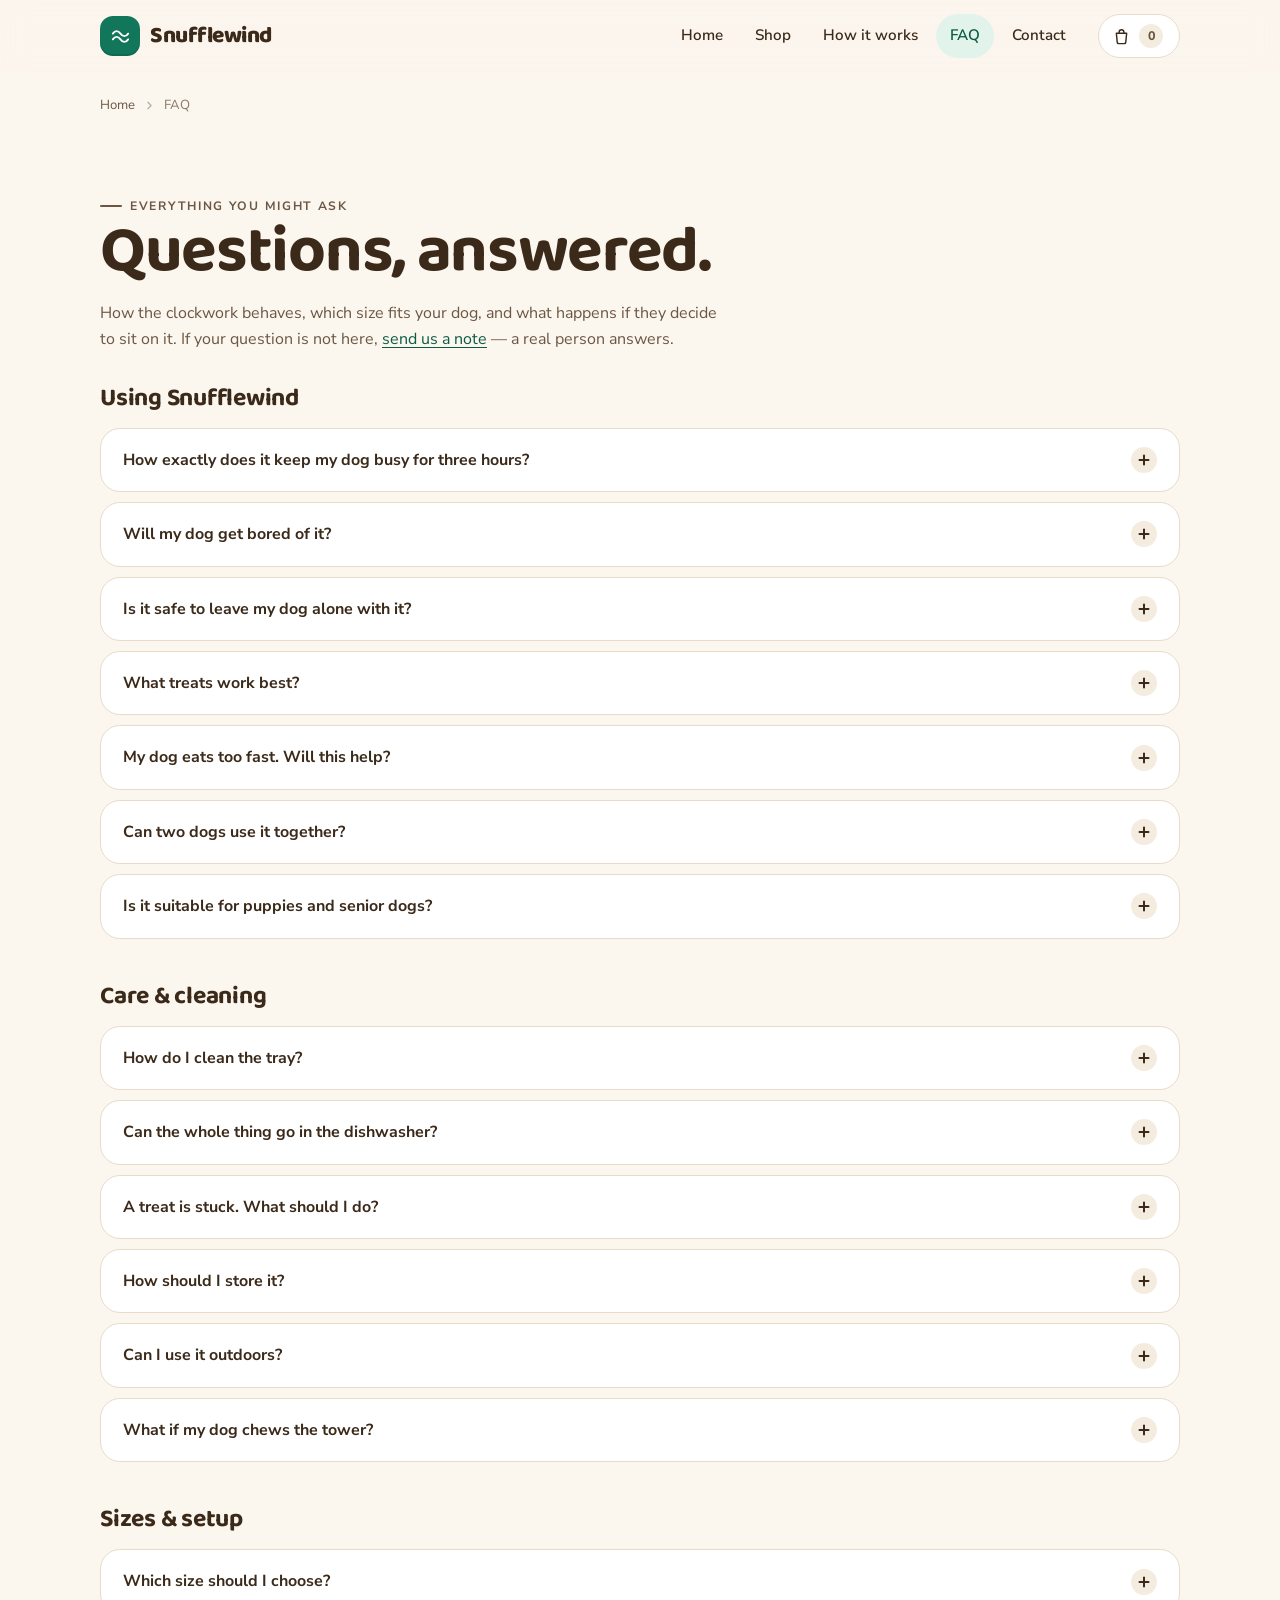
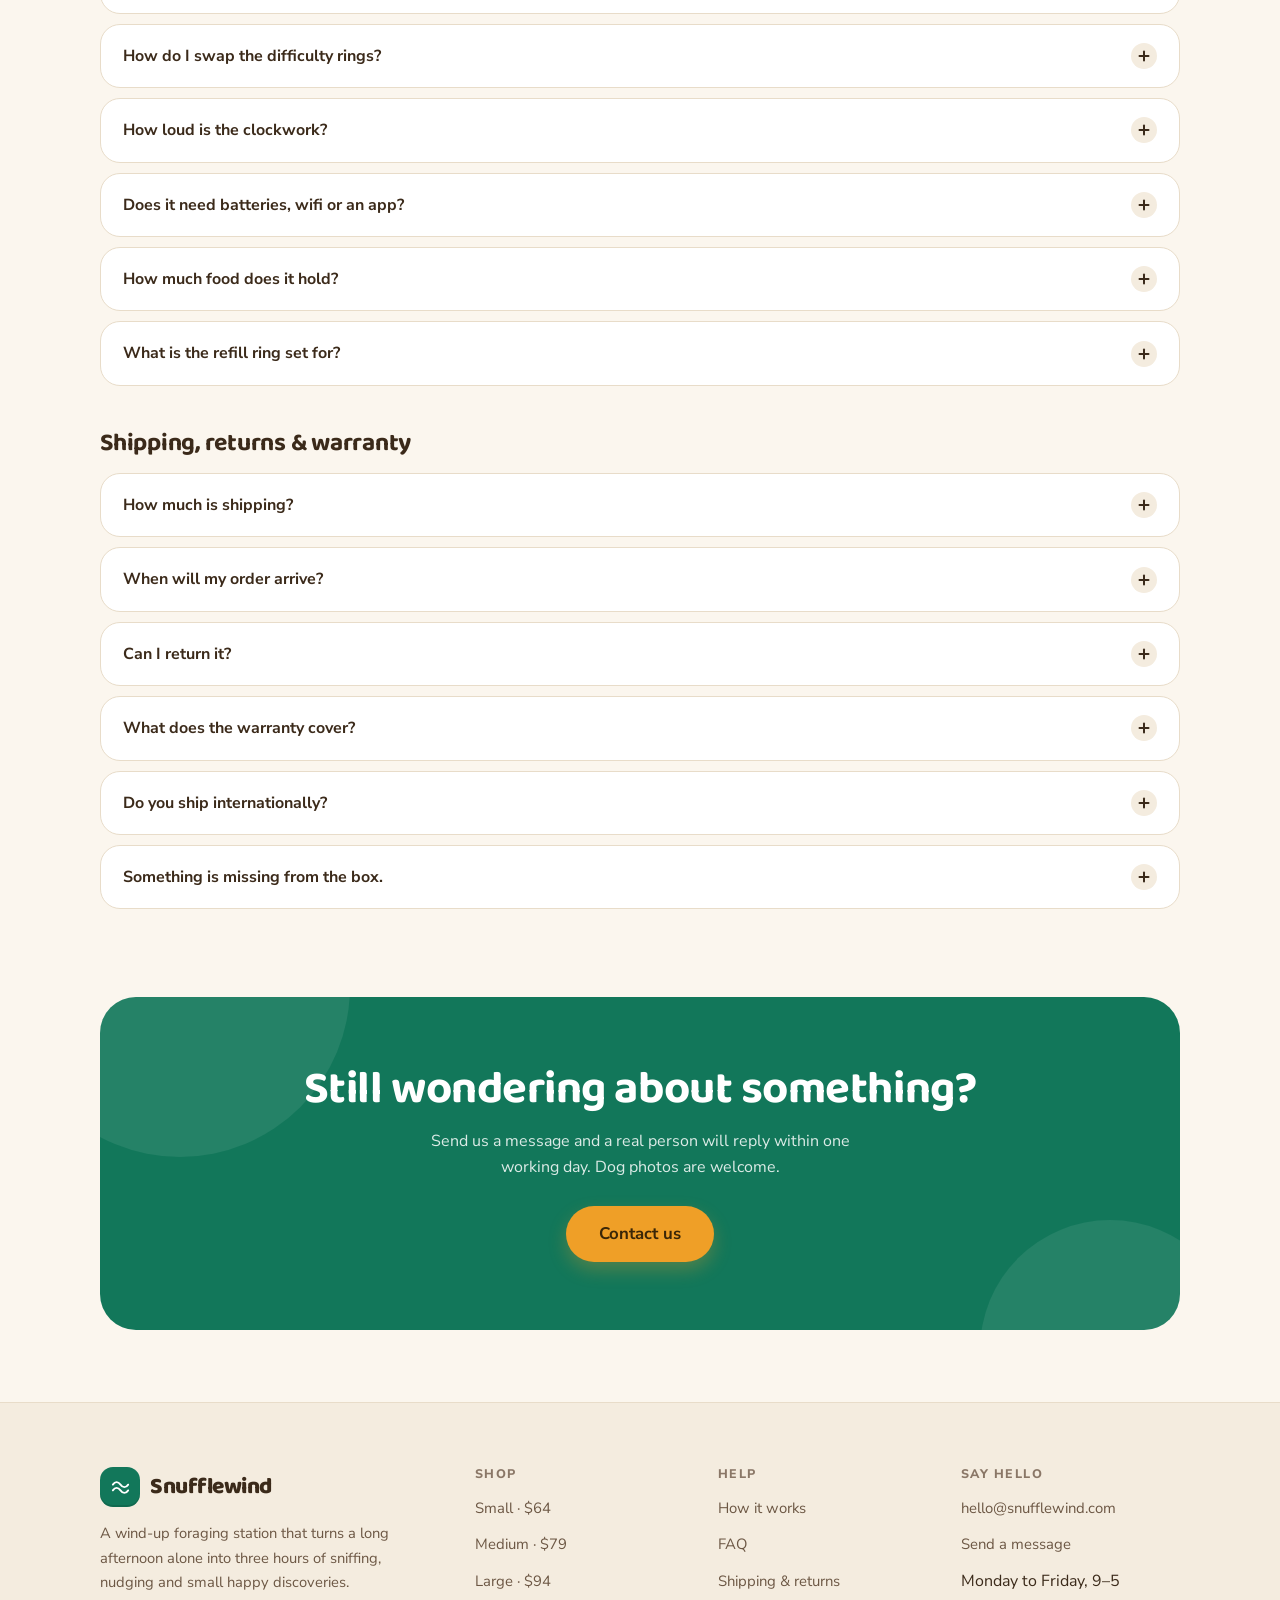
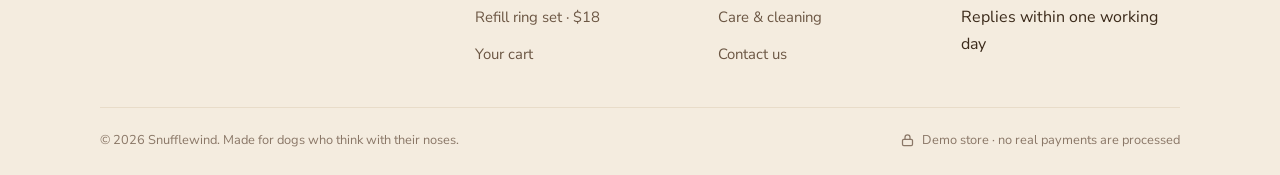
<file: faq.html>
<!DOCTYPE html>
<html lang="en">
<head>
  <meta charset="UTF-8">
  <meta name="viewport" content="width=device-width, initial-scale=1">
  <title>FAQ — Snufflewind</title>
  <meta name="description" content="Answers about Snufflewind: how the clockwork works, which size to choose, cleaning, shipping, returns and the two-year warranty.">
  <meta name="theme-color" content="#FBF6EE">
  <link rel="canonical" href="https://19l107-hwa-hackathon.vercel.app/faq.html">
  <meta property="og:type" content="website">
  <meta property="og:site_name" content="Snufflewind">
  <meta property="og:title" content="FAQ — Snufflewind">
  <meta property="og:description" content="Answers about Snufflewind: how the clockwork works, which size to choose, cleaning, shipping, returns and the two-year warranty.">
  <meta property="og:url" content="https://19l107-hwa-hackathon.vercel.app/faq.html">
  <meta property="og:image" content="https://19l107-hwa-hackathon.vercel.app/images/hero-dog.jpg">
  <meta name="twitter:card" content="summary_large_image">
  <meta name="twitter:title" content="FAQ — Snufflewind">
  <meta name="twitter:description" content="Answers about Snufflewind: how the clockwork works, which size to choose, cleaning, shipping, returns and the two-year warranty.">
  <meta name="twitter:image" content="https://19l107-hwa-hackathon.vercel.app/images/hero-dog.jpg">
  <link rel="icon" href="images/favicon.svg" type="image/svg+xml">
  <link rel="icon" href="images/favicon.png" type="image/png" sizes="512x512">
  <link rel="apple-touch-icon" href="images/favicon.png">
  <link rel="preconnect" href="https://fonts.googleapis.com">
  <link rel="preconnect" href="https://fonts.gstatic.com" crossorigin>
  <link href="https://fonts.googleapis.com/css2?family=Baloo+2:wght@500;600;700;800&family=Nunito+Sans:wght@400;600;700;800&display=swap" rel="stylesheet">
  <link rel="stylesheet" href="css/styles.css">
  <script src="js/main.js" defer></script>
</head>
<body>
  <a class="skip-link" href="#main">Skip to content</a>

  <header class="site-header">
    <div class="container header__inner">
      <a class="brand" href="index.html" aria-label="Snufflewind home">
        <span class="brand__mark" aria-hidden="true">
          <svg viewBox="0 0 24 24" fill="none" stroke="currentColor" stroke-width="1.9" stroke-linecap="round" stroke-linejoin="round"><path d="M4 9c2.4-3.6 5.4-3.6 8 0 2.6 3.6 5.6 3.6 8 0"/><path d="M4 15c2.4-3.6 5.4-3.6 8 0 2.6 3.6 5.6 3.6 8 0"/></svg>
        </span>
        Snufflewind
      </a>

      <nav class="nav" aria-label="Primary">
        <a class="nav__link" href="index.html">Home</a>
        <a class="nav__link" href="product.html">Shop</a>
        <a class="nav__link" href="index.html#how-it-works">How it works</a>
        <a class="nav__link" href="faq.html" aria-current="page">FAQ</a>
        <a class="nav__link" href="contact.html">Contact</a>
      </nav>

      <div class="header__actions">
        <a class="cart-link" href="cart.html" data-cart-link aria-label="Cart, empty">
          <svg viewBox="0 0 24 24" fill="none" stroke="currentColor" stroke-width="1.8" stroke-linecap="round" stroke-linejoin="round" aria-hidden="true"><path d="M5.5 8h13l-1.1 11.1a2 2 0 0 1-2 1.9H8.6a2 2 0 0 1-2-1.9L5.5 8Z"/><path d="M9 8V6.5a3 3 0 0 1 6 0V8"/></svg>
          <span class="cart-count is-empty" data-cart-count>0</span>
        </a>
        <button class="nav-toggle" id="navToggle" type="button" aria-expanded="false" aria-controls="mobileNav" aria-label="Open menu">
          <svg class="icon-menu" viewBox="0 0 24 24" fill="none" stroke="currentColor" stroke-width="2" stroke-linecap="round" aria-hidden="true"><path d="M4 7h16M4 12h16M4 17h16"/></svg>
          <svg class="icon-close" viewBox="0 0 24 24" fill="none" stroke="currentColor" stroke-width="2" stroke-linecap="round" aria-hidden="true"><path d="M18 6 6 18M6 6l12 12"/></svg>
        </button>
      </div>
    </div>

    <div class="mobile-nav" id="mobileNav">
      <a href="index.html">Home <span aria-hidden="true">→</span></a>
      <a href="product.html">Shop Snufflewind <span aria-hidden="true">→</span></a>
      <a href="index.html#how-it-works">How it works <span aria-hidden="true">→</span></a>
      <a href="index.html#why-dogs">Why dogs love it <span aria-hidden="true">→</span></a>
      <a href="faq.html" aria-current="page">FAQ <span aria-hidden="true">→</span></a>
      <a href="contact.html">Contact <span aria-hidden="true">→</span></a>
    </div>
  </header>

  <main id="main">
    <div class="container">
      <nav class="breadcrumb" aria-label="Breadcrumb" style="padding-top:22px">
        <a href="index.html">Home</a>
        <svg viewBox="0 0 24 24" fill="none" stroke="currentColor" stroke-width="2" stroke-linecap="round" stroke-linejoin="round" aria-hidden="true"><path d="m9 6 6 6-6 6"/></svg>
        <span aria-current="page">FAQ</span>
      </nav>

      <div class="page-head">
        <p class="eyebrow">Everything you might ask</p>
        <h1>Questions, answered.</h1>
        <p>How the clockwork behaves, which size fits your dog, and what happens if they decide to sit on it. If your question is not here, <a href="contact.html">send us a note</a> — a real person answers.</p>
      </div>

      <div class="section section--tight" style="padding-top:0">
        <section aria-labelledby="usingHeading" style="margin-bottom:44px">
          <h2 id="usingHeading" style="font-size:1.55rem;margin-bottom:16px">Using Snufflewind</h2>
          <div class="faq" data-accordion>
            <details class="faq__item">
              <summary>How exactly does it keep my dog busy for three hours?<span class="faq__icon" aria-hidden="true"></span></summary>
              <div class="faq__body">
                <p>The carousel holds 12 pockets. Winding the crown loads the spring; as it unwinds, one pocket rotates over the spout roughly every 12 minutes. The food drops onto the silicone tray below, where your dog has to nose and lick it out of the mat.</p>
                <p>The last pocket opens at around 2 hours 24. Checking the tray, re-checking it, and settling down next to it usually fills the third hour. Every dog is different, but that is the rhythm we designed for.</p>
              </div>
            </details>

            <details class="faq__item">
              <summary>Will my dog get bored of it?<span class="faq__icon" aria-hidden="true"></span></summary>
              <div class="faq__body">
                <p>Because the food arrives slowly, there is no single "solved" moment. Most dogs check back repeatedly between pockets. If yours learns the pattern, swap the difficulty ring — the tray arrangement changes, so the puzzle feels different without buying anything new.</p>
                <p>Rotating the treats helps too: a few pieces of carrot, some kibble, a broken biscuit.</p>
              </div>
            </details>

            <details class="faq__item">
              <summary>Is it safe to leave my dog alone with it?<span class="faq__icon" aria-hidden="true"></span></summary>
              <div class="faq__body">
                <p>Snufflewind is made for solo time, and there are no batteries, cables or small loose parts. That said, no toy is indestructible. Start with short sessions while you are in the next room, use the Easy ring, and check the tower is still upright when you get back.</p>
                <p>If your dog is a serious chewer, use it during supervised sessions and take the tray away when it is empty.</p>
              </div>
            </details>

            <details class="faq__item">
              <summary>What treats work best?<span class="faq__icon" aria-hidden="true"></span></summary>
              <div class="faq__body">
                <p>Dry kibble, small training treats, or broken-up biscuits — anything that fits through the spout without crumbling. Keep pieces around the size of a pea to a small bean. Avoid sticky or greasy food, which can gum up the carousel, and skip anything your dog should not eat.</p>
              </div>
            </details>

            <details class="faq__item">
              <summary>My dog eats too fast. Will this help?<span class="faq__icon" aria-hidden="true"></span></summary>
              <div class="faq__body">
                <p>That is exactly what the tray is for. Food lands in the sniff mat rather than a bowl, so it takes nosing and licking to get it out. Use the Hard ring and slightly larger pieces to slow things down further. Remember to subtract the treats from your dog's daily food so they are not overfed.</p>
              </div>
            </details>

            <details class="faq__item">
              <summary>Can two dogs use it together?<span class="faq__icon" aria-hidden="true"></span></summary>
              <div class="faq__body">
                <p>One station per dog works best. Sharing can cause guarding, especially if one dog is faster. If you have two dogs, set up two stations in different rooms, or use Snufflewind as a one-dog-at-a-time activity.</p>
              </div>
            </details>

            <details class="faq__item">
              <summary>Is it suitable for puppies and senior dogs?<span class="faq__icon" aria-hidden="true"></span></summary>
              <div class="faq__body">
                <p>Yes, with the Easy ring and a bit of supervision. Puppies should always be supervised while they learn how it works, and senior dogs may prefer the shallower Easy ring if they have trouble reaching into the mat. If your dog has dental or mobility issues, check with your vet first.</p>
              </div>
            </details>
          </div>
        </section>

        <section aria-labelledby="careHeading" id="care" style="margin-bottom:44px">
          <h2 id="careHeading" style="font-size:1.55rem;margin-bottom:16px">Care &amp; cleaning</h2>
          <div class="faq" data-accordion>
            <details class="faq__item">
              <summary>How do I clean the tray?<span class="faq__icon" aria-hidden="true"></span></summary>
              <div class="faq__body">
                <p>Lift the tray out, tip any crumbs into the bin, and wash it on the top rack of the dishwasher or by hand in warm soapy water. Rinse and let it air-dry before the next use. The silicone is food-grade and does not hold onto smells the way plastic does.</p>
              </div>
            </details>

            <details class="faq__item">
              <summary>Can the whole thing go in the dishwasher?<span class="faq__icon" aria-hidden="true"></span></summary>
              <div class="faq__body">
                <p>No — only the silicone tray and the three difficulty rings. The tower contains the stainless clockwork and should never be submerged. Wipe the tower and spout with a damp cloth and mild soap, then dry it straight away.</p>
              </div>
            </details>

            <details class="faq__item">
              <summary>A treat is stuck. What should I do?<span class="faq__icon" aria-hidden="true"></span></summary>
              <div class="faq__body">
                <p>Let the mechanism run down, lift off the tray, and use a wooden chopstick or a soft brush to ease the piece out of the spout. Do not use metal tools or force the carousel — the movement is sturdy but not invincible. A quick wipe afterwards keeps everything moving freely.</p>
              </div>
            </details>

            <details class="faq__item">
              <summary>How should I store it?<span class="faq__icon" aria-hidden="true"></span></summary>
              <div class="faq__body">
                <p>Let it run down, clean and dry it, and keep it somewhere dry and out of direct sun. Do not store it fully wound for months at a time; the spring prefers to rest. The tray can stay fitted, or be stored flat in the box.</p>
              </div>
            </details>

            <details class="faq__item">
              <summary>Can I use it outdoors?<span class="faq__icon" aria-hidden="true"></span></summary>
              <div class="faq__body">
                <p>Yes, on a flat, dry surface such as a patio or a picnic blanket. It is not weatherproof, so bring it in if it rains. On grass, check the tray is level so treats land where your dog can reach them.</p>
              </div>
            </details>

            <details class="faq__item">
              <summary>What if my dog chews the tower?<span class="faq__icon" aria-hidden="true"></span></summary>
              <div class="faq__body">
                <p>Snufflewind is a foraging toy, not a chew toy. The tower is BPA-free and tough, but teeth can mark it. Use it during supervised sessions, and if your dog likes to gnaw, offer a proper chew toy alongside it. Chewing damage is not covered by the warranty, but replacement parts are available.</p>
              </div>
            </details>
          </div>
        </section>

        <section aria-labelledby="sizesHeading" style="margin-bottom:44px">
          <h2 id="sizesHeading" style="font-size:1.55rem;margin-bottom:16px">Sizes &amp; setup</h2>
          <div class="faq" data-accordion>
            <details class="faq__item">
              <summary>Which size should I choose?<span class="faq__icon" aria-hidden="true"></span></summary>
              <div class="faq__body">
                <p>Go by weight: Small for dogs under 10 kg, Medium for 10–25 kg, Large for over 25 kg. If your dog is right on the boundary, choose the larger size — a bigger tray is easier to forage from than a cramped one. The tower height and treat capacity scale with the tray.</p>
              </div>
            </details>

            <details class="faq__item">
              <summary>How do I swap the difficulty rings?<span class="faq__icon" aria-hidden="true"></span></summary>
              <div class="faq__body">
                <p>Lift out the tray, press the ring gently at one edge until it pops free, then press the new ring into the groove until it sits flush. No tools, no small screws, nothing to lose. Each station comes with Easy, Medium and Hard; the refill set adds a second of each.</p>
              </div>
            </details>

            <details class="faq__item">
              <summary>How loud is the clockwork?<span class="faq__icon" aria-hidden="true"></span></summary>
              <div class="faq__body">
                <p>Quieter than a kitchen timer and much quieter than a squeaky toy. You will hear a soft tick and the little tumble of treats landing. It should not disturb a household, a phone call or a sleeping cat.</p>
              </div>
            </details>

            <details class="faq__item">
              <summary>Does it need batteries, wifi or an app?<span class="faq__icon" aria-hidden="true"></span></summary>
              <div class="faq__body">
                <p>None of the above. The movement is a stainless steel clockwork spring, wound by hand. It works in a power cut, in a caravan, and in a garden with no signal. There is no firmware to update and no account to create.</p>
              </div>
            </details>

            <details class="faq__item">
              <summary>How much food does it hold?<span class="faq__icon" aria-hidden="true"></span></summary>
              <div class="faq__body">
                <p>About 90 g in the Small, 140 g in the Medium and 200 g in the Large. That is a full meal for many dogs, so adjust their other meals on the days you use it. The pockets are measured for dry food, not wet.</p>
              </div>
            </details>

            <details class="faq__item">
              <summary>What is the refill ring set for?<span class="faq__icon" aria-hidden="true"></span></summary>
              <div class="faq__body">
                <p>Every station already includes one Easy, one Medium and one Hard ring. The $18 refill set adds a second set of three, which is handy if you have two dogs of different abilities, want to keep one ring clean while another is in the dishwasher, or simply want a spare.</p>
              </div>
            </details>
          </div>
        </section>

        <section aria-labelledby="shippingHeading" id="shipping" style="margin-bottom:24px">
          <h2 id="shippingHeading" style="font-size:1.55rem;margin-bottom:16px">Shipping, returns &amp; warranty</h2>
          <div class="faq" data-accordion>
            <details class="faq__item">
              <summary>How much is shipping?<span class="faq__icon" aria-hidden="true"></span></summary>
              <div class="faq__body">
                <p>Free on orders over $75. Below that, shipping is a flat $6. The cart shows exactly what you will pay before you check out, with no surprise fees at the end.</p>
              </div>
            </details>

            <details class="faq__item">
              <summary>When will my order arrive?<span class="faq__icon" aria-hidden="true"></span></summary>
              <div class="faq__body">
                <p>Orders placed before 2pm on a working day are packed the same day. Most deliveries arrive within 2–4 working days. Your confirmation page shows an estimated arrival window based on when the order was placed.</p>
              </div>
            </details>

            <details class="faq__item">
              <summary>Can I return it?<span class="faq__icon" aria-hidden="true"></span></summary>
              <div class="faq__body">
                <p>Yes. You have 30 days from delivery to change your mind, even if the tray has been through the dishwasher. Email <a href="mailto:hello@snufflewind.com">hello@snufflewind.com</a> with your order number and we will arrange the return and refund. If something is faulty, we cover the return postage.</p>
              </div>
            </details>

            <details class="faq__item">
              <summary>What does the warranty cover?<span class="faq__icon" aria-hidden="true"></span></summary>
              <div class="faq__body">
                <p>Two years on the clockwork and the tower's construction. If the spring, carousel or crown fails in normal use, we repair or replace it. It does not cover chewing damage, accidental drops or cosmetic marks — but we can usually supply spare parts at cost.</p>
              </div>
            </details>

            <details class="faq__item">
              <summary>Do you ship internationally?<span class="faq__icon" aria-hidden="true"></span></summary>
              <div class="faq__body">
                <p>We ship to every country listed in the checkout. If yours is not there, send us a message and we will look into it. Delivery times outside the UK may be a little longer, and any local duties are the buyer's responsibility.</p>
              </div>
            </details>

            <details class="faq__item">
              <summary>Something is missing from the box.<span class="faq__icon" aria-hidden="true"></span></summary>
              <div class="faq__body">
                <p>Sorry about that. Email <a href="mailto:hello@snufflewind.com">hello@snufflewind.com</a> with your order number and a photo of what arrived, and we will post the missing piece out the same week.</p>
              </div>
            </details>
          </div>
        </section>
      </div>

      <div class="cta-band reveal" style="margin-bottom:56px">
        <h2>Still wondering about something?</h2>
        <p>Send us a message and a real person will reply within one working day. Dog photos are welcome.</p>
        <a class="btn btn--amber btn--lg" href="contact.html">Contact us</a>
      </div>
    </div>
  </main>

  <footer class="site-footer">
    <div class="container">
      <div class="footer__grid">
        <div class="footer__brand">
          <a class="brand" href="index.html">
            <span class="brand__mark" aria-hidden="true">
              <svg viewBox="0 0 24 24" fill="none" stroke="currentColor" stroke-width="1.9" stroke-linecap="round" stroke-linejoin="round"><path d="M4 9c2.4-3.6 5.4-3.6 8 0 2.6 3.6 5.6 3.6 8 0"/><path d="M4 15c2.4-3.6 5.4-3.6 8 0 2.6 3.6 5.6 3.6 8 0"/></svg>
            </span>
            Snufflewind
          </a>
          <p>A wind-up foraging station that turns a long afternoon alone into three hours of sniffing, nudging and small happy discoveries.</p>
        </div>

        <div class="footer__col">
          <h3>Shop</h3>
          <ul>
            <li><a href="product.html?size=small">Small · $64</a></li>
            <li><a href="product.html?size=medium">Medium · $79</a></li>
            <li><a href="product.html?size=large">Large · $94</a></li>
            <li><a href="product.html#refill">Refill ring set · $18</a></li>
            <li><a href="cart.html">Your cart</a></li>
          </ul>
        </div>

        <div class="footer__col">
          <h3>Help</h3>
          <ul>
            <li><a href="index.html#how-it-works">How it works</a></li>
            <li><a href="faq.html">FAQ</a></li>
            <li><a href="faq.html#shipping">Shipping &amp; returns</a></li>
            <li><a href="faq.html#care">Care &amp; cleaning</a></li>
            <li><a href="contact.html">Contact us</a></li>
          </ul>
        </div>

        <div class="footer__col">
          <h3>Say hello</h3>
          <ul>
            <li><a href="mailto:hello@snufflewind.com">hello@snufflewind.com</a></li>
            <li><a href="contact.html">Send a message</a></li>
            <li>Monday to Friday, 9–5</li>
            <li>Replies within one working day</li>
          </ul>
        </div>
      </div>

      <div class="footer__bottom">
        <p>© <span data-year>2026</span> Snufflewind. Made for dogs who think with their noses.</p>
        <p class="footer__note">
          <svg viewBox="0 0 24 24" fill="none" stroke="currentColor" stroke-width="2" stroke-linecap="round" stroke-linejoin="round" aria-hidden="true"><rect x="4" y="10" width="16" height="10" rx="2"/><path d="M8 10V7a4 4 0 0 1 8 0v3"/></svg>
          Demo store · no real payments are processed
        </p>
      </div>
    </div>
  </footer>

  <div class="toast-stack" id="toastStack" role="status" aria-live="polite"></div>
</body>
</html>
</file>
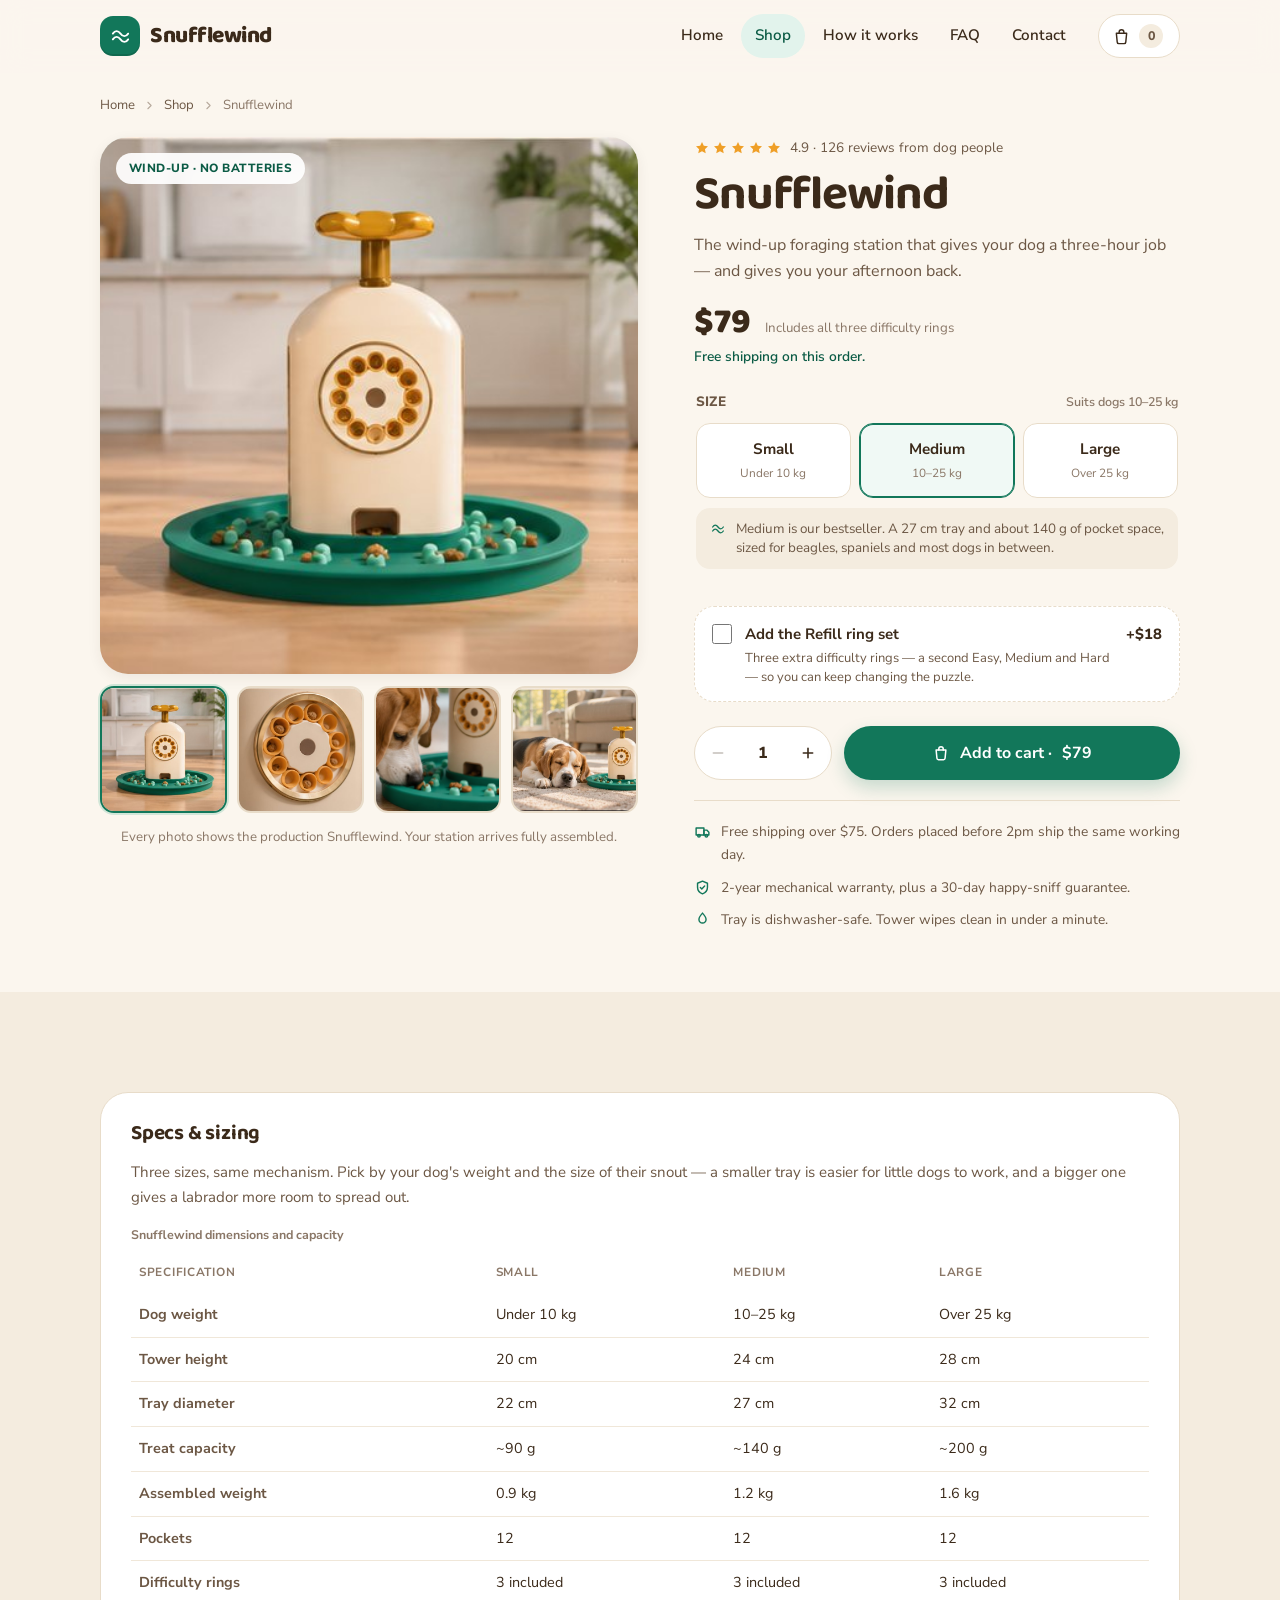
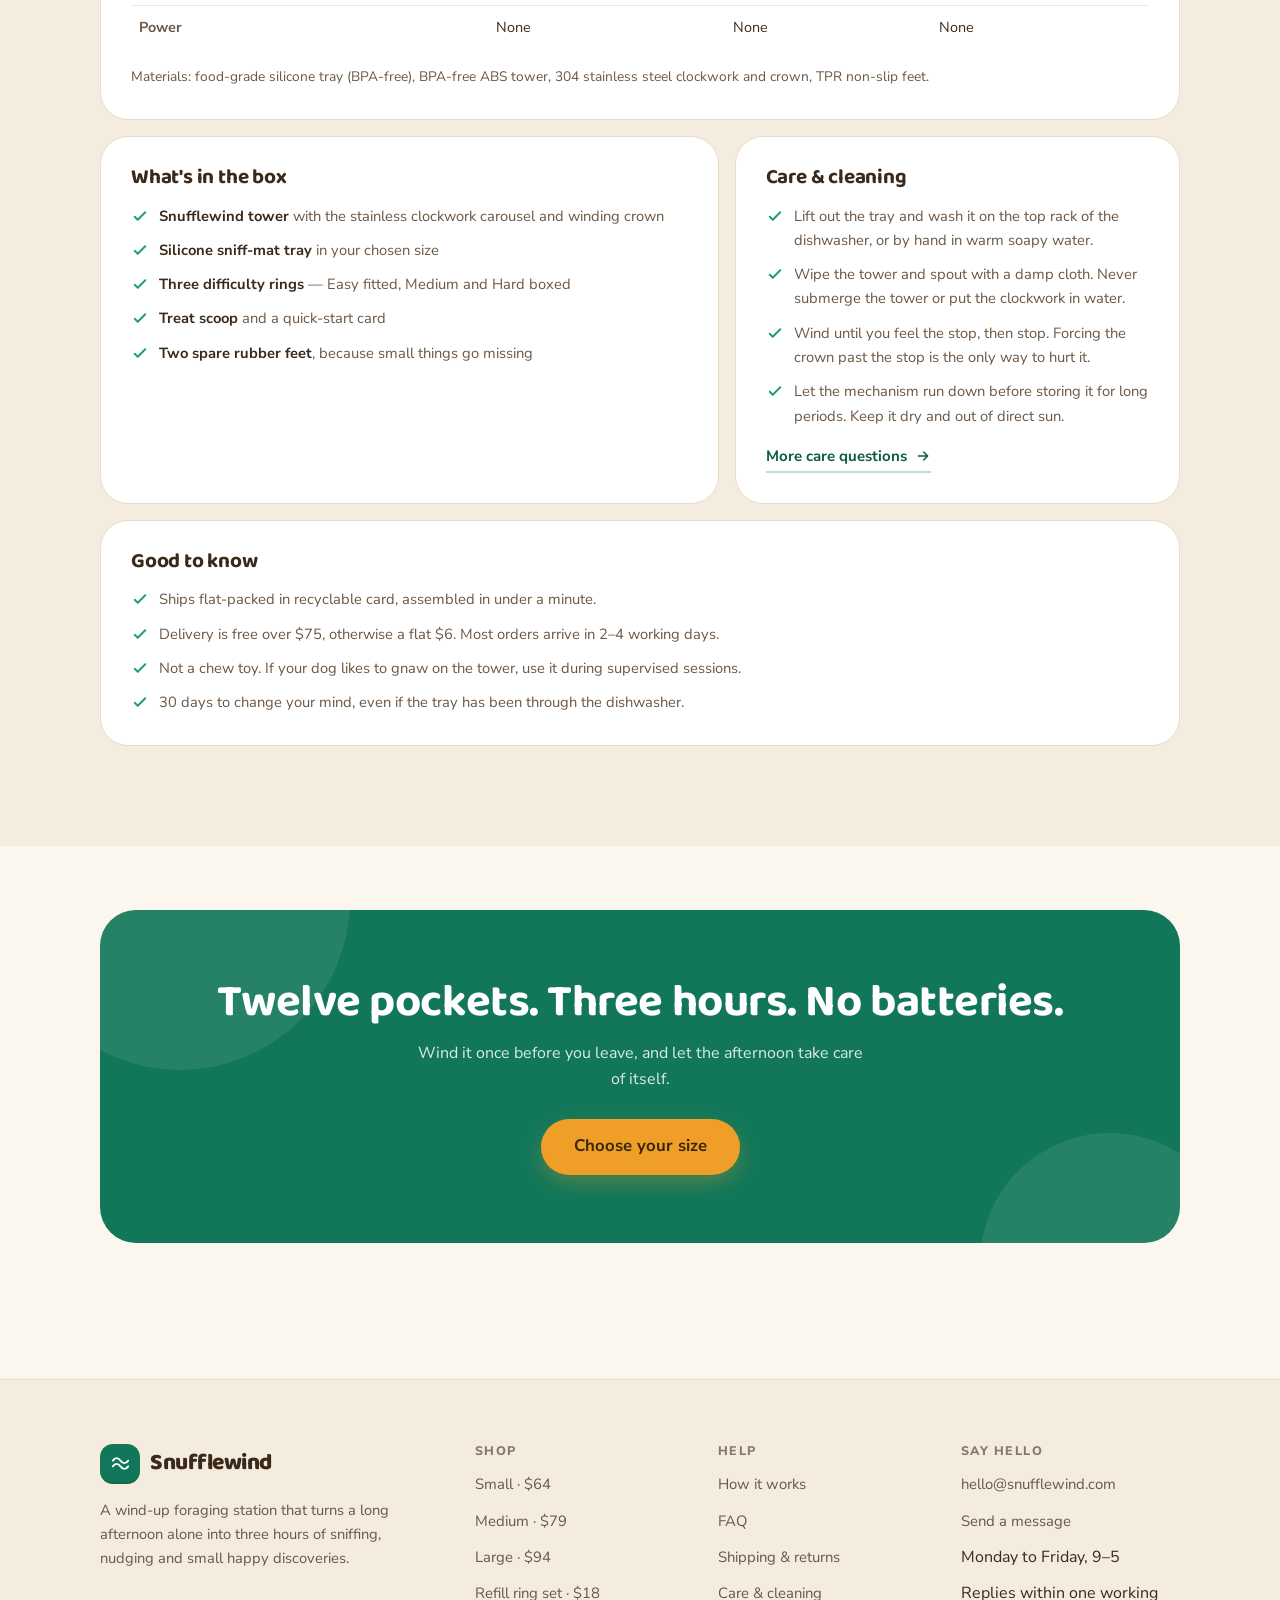
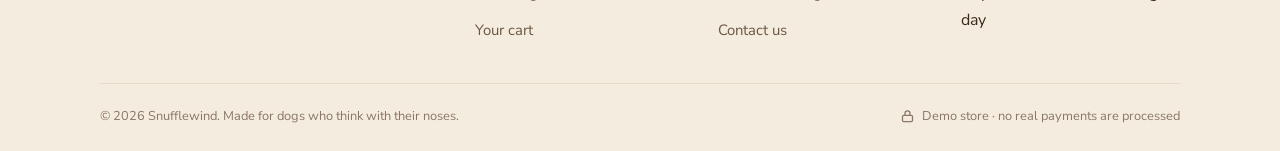
<file: product.html>
<!DOCTYPE html>
<html lang="en">
<head>
  <meta charset="UTF-8">
  <meta name="viewport" content="width=device-width, initial-scale=1">
  <title>Shop Snufflewind — wind-up foraging station</title>
  <meta name="description" content="Buy Snufflewind in Small ($64), Medium ($79) or Large ($94). Wind once for about three hours of foraging, with three difficulty rings and a dishwasher-safe tray.">
  <meta name="theme-color" content="#FBF6EE">
  <link rel="canonical" href="https://19l107-hwa-hackathon.vercel.app/product.html">
  <meta property="og:type" content="website">
  <meta property="og:site_name" content="Snufflewind">
  <meta property="og:title" content="Shop Snufflewind — wind-up foraging station">
  <meta property="og:description" content="Buy Snufflewind in Small ($64), Medium ($79) or Large ($94). Wind once for about three hours of foraging, with three difficulty rings and a dishwasher-safe tray.">
  <meta property="og:url" content="https://19l107-hwa-hackathon.vercel.app/product.html">
  <meta property="og:image" content="https://19l107-hwa-hackathon.vercel.app/images/product-lifestyle.jpg">
  <meta name="twitter:card" content="summary_large_image">
  <meta name="twitter:title" content="Shop Snufflewind — wind-up foraging station">
  <meta name="twitter:description" content="Buy Snufflewind in Small ($64), Medium ($79) or Large ($94). Wind once for about three hours of foraging, with three difficulty rings and a dishwasher-safe tray.">
  <meta name="twitter:image" content="https://19l107-hwa-hackathon.vercel.app/images/product-lifestyle.jpg">
  <link rel="icon" href="images/favicon.svg" type="image/svg+xml">
  <link rel="icon" href="images/favicon.png" type="image/png" sizes="512x512">
  <link rel="apple-touch-icon" href="images/favicon.png">
  <link rel="preconnect" href="https://fonts.googleapis.com">
  <link rel="preconnect" href="https://fonts.gstatic.com" crossorigin>
  <link href="https://fonts.googleapis.com/css2?family=Baloo+2:wght@500;600;700;800&family=Nunito+Sans:wght@400;600;700;800&display=swap" rel="stylesheet">
  <link rel="stylesheet" href="css/styles.css">
  <script src="js/main.js" defer></script>
  <script src="js/product.js" defer></script>
  <script type="application/ld+json">
  {
    "@context": "https://schema.org",
    "@graph": [
      {
        "@type": "WebSite",
        "@id": "https://19l107-hwa-hackathon.vercel.app/#website",
        "url": "https://19l107-hwa-hackathon.vercel.app/",
        "name": "Snufflewind",
        "description": "A wind-up foraging station that keeps dogs busy for about three hours.",
        "inLanguage": "en"
      },
      {
        "@type": "Product",
        "@id": "https://19l107-hwa-hackathon.vercel.app/#product",
        "name": "Snufflewind",
        "description": "A wind-up foraging station for dogs with twelve treat pockets, a brass winding key and a dishwasher-safe silicone tray. No batteries and no app.",
        "image": [
          "https://19l107-hwa-hackathon.vercel.app/images/product-lifestyle.jpg",
          "https://19l107-hwa-hackathon.vercel.app/images/detail-window.jpg",
          "https://19l107-hwa-hackathon.vercel.app/images/hero-dog.jpg"
        ],
        "brand": { "@type": "Brand", "name": "Snufflewind" },
        "offers": {
          "@type": "AggregateOffer",
          "priceCurrency": "USD",
          "lowPrice": "64.00",
          "highPrice": "94.00",
          "availability": "https://schema.org/InStock",
          "url": "https://19l107-hwa-hackathon.vercel.app/product.html"
        }
      }
    ]
  }
  </script>
</head>
<body>
  <a class="skip-link" href="#main">Skip to content</a>

  <header class="site-header">
    <div class="container header__inner">
      <a class="brand" href="index.html" aria-label="Snufflewind home">
        <span class="brand__mark" aria-hidden="true">
          <svg viewBox="0 0 24 24" fill="none" stroke="currentColor" stroke-width="1.9" stroke-linecap="round" stroke-linejoin="round"><path d="M4 9c2.4-3.6 5.4-3.6 8 0 2.6 3.6 5.6 3.6 8 0"/><path d="M4 15c2.4-3.6 5.4-3.6 8 0 2.6 3.6 5.6 3.6 8 0"/></svg>
        </span>
        Snufflewind
      </a>

      <nav class="nav" aria-label="Primary">
        <a class="nav__link" href="index.html">Home</a>
        <a class="nav__link" href="product.html" aria-current="page">Shop</a>
        <a class="nav__link" href="index.html#how-it-works">How it works</a>
        <a class="nav__link" href="faq.html">FAQ</a>
        <a class="nav__link" href="contact.html">Contact</a>
      </nav>

      <div class="header__actions">
        <a class="cart-link" href="cart.html" data-cart-link aria-label="Cart, empty">
          <svg viewBox="0 0 24 24" fill="none" stroke="currentColor" stroke-width="1.8" stroke-linecap="round" stroke-linejoin="round" aria-hidden="true"><path d="M5.5 8h13l-1.1 11.1a2 2 0 0 1-2 1.9H8.6a2 2 0 0 1-2-1.9L5.5 8Z"/><path d="M9 8V6.5a3 3 0 0 1 6 0V8"/></svg>
          <span class="cart-count is-empty" data-cart-count>0</span>
        </a>
        <button class="nav-toggle" id="navToggle" type="button" aria-expanded="false" aria-controls="mobileNav" aria-label="Open menu">
          <svg class="icon-menu" viewBox="0 0 24 24" fill="none" stroke="currentColor" stroke-width="2" stroke-linecap="round" aria-hidden="true"><path d="M4 7h16M4 12h16M4 17h16"/></svg>
          <svg class="icon-close" viewBox="0 0 24 24" fill="none" stroke="currentColor" stroke-width="2" stroke-linecap="round" aria-hidden="true"><path d="M18 6 6 18M6 6l12 12"/></svg>
        </button>
      </div>
    </div>

    <div class="mobile-nav" id="mobileNav">
      <a href="index.html">Home <span aria-hidden="true">→</span></a>
      <a href="product.html" aria-current="page">Shop Snufflewind <span aria-hidden="true">→</span></a>
      <a href="index.html#how-it-works">How it works <span aria-hidden="true">→</span></a>
      <a href="index.html#why-dogs">Why dogs love it <span aria-hidden="true">→</span></a>
      <a href="faq.html">FAQ <span aria-hidden="true">→</span></a>
      <a href="contact.html">Contact <span aria-hidden="true">→</span></a>
    </div>
  </header>

  <main id="main">
    <div class="container">
      <nav class="breadcrumb" aria-label="Breadcrumb" style="padding-top:22px">
        <a href="index.html">Home</a>
        <svg viewBox="0 0 24 24" fill="none" stroke="currentColor" stroke-width="2" stroke-linecap="round" stroke-linejoin="round" aria-hidden="true"><path d="m9 6 6 6-6 6"/></svg>
        <a href="product.html">Shop</a>
        <svg viewBox="0 0 24 24" fill="none" stroke="currentColor" stroke-width="2" stroke-linecap="round" stroke-linejoin="round" aria-hidden="true"><path d="m9 6 6 6-6 6"/></svg>
        <span aria-current="page">Snufflewind</span>
      </nav>
    </div>

    <div class="container">
      <div class="product">
        <!-- Gallery -->
        <section class="gallery" aria-label="Product photos">
          <div class="gallery__main media" id="galleryMain" data-ph="tower">
            <span class="gallery__badge">Wind-up · no batteries</span>
            <img class="media__img" id="galleryImage" src="images/product-lifestyle.jpg" width="573" height="434" alt="The cream Snufflewind station standing on a light wood kitchen floor, its twelve orange pockets filled with treats" fetchpriority="high">
          </div>

          <div class="gallery__thumbs" role="group" aria-label="Choose a product photo">
            <button class="thumb" type="button" aria-pressed="true" aria-label="View the full Snufflewind station" data-src="images/product-lifestyle.jpg" data-ph="tower" data-alt="The cream Snufflewind station standing on a light wood kitchen floor, its twelve orange pockets filled with treats">
              <span class="media" data-ph="tower">
                <img class="media__img" src="images/product-lifestyle.jpg" width="300" height="300" alt="" loading="lazy">
              </span>
            </button>
            <button class="thumb" type="button" aria-pressed="false" aria-label="View the twelve-pocket carousel close up" data-src="images/detail-window.jpg" data-ph="detail" data-alt="Close-up of the brass-rimmed carousel with twelve orange treat pockets, each holding a biscuit">
              <span class="media" data-ph="detail">
                <img class="media__img" src="images/detail-window.jpg" width="300" height="300" alt="" loading="lazy">
              </span>
            </button>
            <button class="thumb" type="button" aria-pressed="false" aria-label="View a dog foraging at the tray" data-src="images/dog-using.jpg" data-ph="steps" data-alt="A beagle nosing treats out of the teal Snufflewind tray">
              <span class="media" data-ph="steps">
                <img class="media__img" src="images/dog-using.jpg" width="300" height="300" alt="" loading="lazy">
              </span>
            </button>
            <button class="thumb" type="button" aria-pressed="false" aria-label="View a dog resting beside the station" data-src="images/dog-relaxed.jpg" data-ph="tray" data-alt="A beagle asleep on a sunlit rug beside the Snufflewind station and its teal tray">
              <span class="media" data-ph="tray">
                <img class="media__img" src="images/dog-relaxed.jpg" width="300" height="300" alt="" loading="lazy">
              </span>
            </button>
          </div>

          <p class="price-note" style="margin:2px 0 0;text-align:center">Every photo shows the production Snufflewind. Your station arrives fully assembled.</p>
        </section>

        <!-- Buy box -->
        <section class="buybox" aria-labelledby="productTitle">
          <div class="rating">
            <span class="rating__stars" role="img" aria-label="Rated 4.9 out of 5">
              <svg viewBox="0 0 24 24" fill="currentColor" aria-hidden="true"><path d="m12 3 2.7 5.7 6.3.8-4.6 4.3 1.2 6.2L12 17l-5.6 3 1.2-6.2L3 9.5l6.3-.8L12 3Z"/></svg>
              <svg viewBox="0 0 24 24" fill="currentColor" aria-hidden="true"><path d="m12 3 2.7 5.7 6.3.8-4.6 4.3 1.2 6.2L12 17l-5.6 3 1.2-6.2L3 9.5l6.3-.8L12 3Z"/></svg>
              <svg viewBox="0 0 24 24" fill="currentColor" aria-hidden="true"><path d="m12 3 2.7 5.7 6.3.8-4.6 4.3 1.2 6.2L12 17l-5.6 3 1.2-6.2L3 9.5l6.3-.8L12 3Z"/></svg>
              <svg viewBox="0 0 24 24" fill="currentColor" aria-hidden="true"><path d="m12 3 2.7 5.7 6.3.8-4.6 4.3 1.2 6.2L12 17l-5.6 3 1.2-6.2L3 9.5l6.3-.8L12 3Z"/></svg>
              <svg viewBox="0 0 24 24" fill="currentColor" aria-hidden="true"><path d="m12 3 2.7 5.7 6.3.8-4.6 4.3 1.2 6.2L12 17l-5.6 3 1.2-6.2L3 9.5l6.3-.8L12 3Z"/></svg>
            </span>
            <span>4.9 · 126 reviews from dog people</span>
          </div>

          <h1 id="productTitle">Snufflewind</h1>
          <p class="buybox__sub">The wind-up foraging station that gives your dog a three-hour job — and gives you your afternoon back.</p>

          <div class="price-row">
            <span class="price" id="price">$79</span>
            <span class="price-note" id="priceNote">Includes all three difficulty rings</span>
          </div>
          <p class="price-sub" id="priceSub" aria-live="polite">This order ships free.</p>

          <form id="productForm" novalidate>
            <fieldset class="option-group">
              <legend>Size <span class="option-group__hint" id="weightGuide">Suits dogs 10–25 kg</span></legend>
              <div class="size-options">
                <label class="size-option">
                  <input type="radio" name="size" value="small" data-price="6400">
                  <span><b>Small</b><small>Under 10 kg</small></span>
                </label>
                <label class="size-option">
                  <input type="radio" name="size" value="medium" data-price="7900" checked>
                  <span><b>Medium</b><small>10–25 kg</small></span>
                </label>
                <label class="size-option">
                  <input type="radio" name="size" value="large" data-price="9400">
                  <span><b>Large</b><small>Over 25 kg</small></span>
                </label>
              </div>
              <p class="size-guide">
                <svg viewBox="0 0 24 24" fill="none" stroke="currentColor" stroke-width="2" stroke-linecap="round" stroke-linejoin="round" aria-hidden="true"><path d="M4 9c2.4-3.6 5.4-3.6 8 0 2.6 3.6 5.6 3.6 8 0"/><path d="M4 15c2.4-3.6 5.4-3.6 8 0 2.6 3.6 5.6 3.6 8 0"/></svg>
                <span id="sizeGuideText">Medium is our bestseller. A 27 cm tray and 140 g of pocket space, sized for beagles, spaniels and most dogs in between.</span>
              </p>
            </fieldset>

            <label class="refill" id="refill" for="addRefill">
              <input type="checkbox" id="addRefill" name="refill">
              <span class="refill__text">
                <strong>Add the Refill ring set</strong>
                <span>Three extra difficulty rings — a second Easy, Medium and Hard — so you can keep changing the puzzle.</span>
              </span>
              <span class="refill__price">+$18</span>
            </label>

            <div class="buy-row">
              <div class="qty" role="group" aria-label="Quantity">
                <button type="button" id="qtyMinus" aria-label="Decrease quantity">
                  <svg width="16" height="16" viewBox="0 0 24 24" fill="none" stroke="currentColor" stroke-width="2.4" stroke-linecap="round" aria-hidden="true"><path d="M5 12h14"/></svg>
                </button>
                <input type="number" id="qty" name="qty" value="1" min="1" max="10" step="1" inputmode="numeric" aria-label="Quantity">
                <button type="button" id="qtyPlus" aria-label="Increase quantity">
                  <svg width="16" height="16" viewBox="0 0 24 24" fill="none" stroke="currentColor" stroke-width="2.4" stroke-linecap="round" aria-hidden="true"><path d="M12 5v14M5 12h14"/></svg>
                </button>
              </div>
              <button class="btn btn--primary" type="submit" id="addToCart">
                <svg viewBox="0 0 24 24" fill="none" stroke="currentColor" stroke-width="2" stroke-linecap="round" stroke-linejoin="round" aria-hidden="true"><path d="M5.5 8h13l-1.1 11.1a2 2 0 0 1-2 1.9H8.6a2 2 0 0 1-2-1.9L5.5 8Z"/><path d="M9 8V6.5a3 3 0 0 1 6 0V8"/></svg>
                Add to cart · <span id="buttonPrice">$79</span>
              </button>
            </div>
          </form>

          <ul class="buybox__reassure">
            <li>
              <svg viewBox="0 0 24 24" fill="none" stroke="currentColor" stroke-width="2" stroke-linecap="round" stroke-linejoin="round" aria-hidden="true"><path d="M3 7h11v10H3z"/><path d="M14 10h4l3 3v4h-7z"/><circle cx="7" cy="18" r="1.8"/><circle cx="17.5" cy="18" r="1.8"/></svg>
              <span>Free shipping over $75. Orders placed before 2pm ship the same working day.</span>
            </li>
            <li>
              <svg viewBox="0 0 24 24" fill="none" stroke="currentColor" stroke-width="2" stroke-linecap="round" stroke-linejoin="round" aria-hidden="true"><path d="M12 3 5 6v5.5c0 4.3 2.9 7.8 7 9.5 4.1-1.7 7-5.2 7-9.5V6l-7-3Z"/><path d="m9 12 2 2 4-4"/></svg>
              <span>2-year mechanical warranty, plus a 30-day happy-sniff guarantee.</span>
            </li>
            <li>
              <svg viewBox="0 0 24 24" fill="none" stroke="currentColor" stroke-width="2" stroke-linecap="round" stroke-linejoin="round" aria-hidden="true"><path d="M12 3s5 5.2 5 9a5 5 0 0 1-10 0c0-3.8 5-9 5-9Z"/></svg>
              <span>Tray is dishwasher-safe. Tower wipes clean in under a minute.</span>
            </li>
          </ul>
        </section>
      </div>
    </div>

    <!-- Details -->
    <section class="section section--soft">
      <div class="container">
        <div class="info-grid">
          <article class="info-card info-card--wide" id="specs">
            <h2>Specs &amp; sizing</h2>
            <p>Three sizes, same mechanism. Pick by your dog's weight and the size of their snout — a smaller tray is easier for little dogs to work, and a bigger one gives a labrador more room to spread out.</p>
            <div style="overflow-x:auto">
              <table class="spec-table">
                <caption>Snufflewind dimensions and capacity</caption>
                <thead>
                  <tr>
                    <th scope="col">Specification</th>
                    <th scope="col">Small</th>
                    <th scope="col">Medium</th>
                    <th scope="col">Large</th>
                  </tr>
                </thead>
                <tbody>
                  <tr><th scope="row">Dog weight</th><td>Under 10 kg</td><td>10–25 kg</td><td>Over 25 kg</td></tr>
                  <tr><th scope="row">Tower height</th><td>20 cm</td><td>24 cm</td><td>28 cm</td></tr>
                  <tr><th scope="row">Tray diameter</th><td>22 cm</td><td>27 cm</td><td>32 cm</td></tr>
                  <tr><th scope="row">Treat capacity</th><td>~90 g</td><td>~140 g</td><td>~200 g</td></tr>
                  <tr><th scope="row">Assembled weight</th><td>0.9 kg</td><td>1.2 kg</td><td>1.6 kg</td></tr>
                  <tr><th scope="row">Pockets</th><td>12</td><td>12</td><td>12</td></tr>
                  <tr><th scope="row">Difficulty rings</th><td>3 included</td><td>3 included</td><td>3 included</td></tr>
                  <tr><th scope="row">Power</th><td>None</td><td>None</td><td>None</td></tr>
                </tbody>
              </table>
            </div>
            <p style="margin-top:16px;margin-bottom:0;font-size:0.86rem">Materials: food-grade silicone tray (BPA-free), BPA-free ABS tower, 304 stainless steel clockwork and crown, TPR non-slip feet.</p>
          </article>

          <article class="info-card">
            <h2>What's in the box</h2>
            <ul class="box-list">
              <li><svg viewBox="0 0 24 24" fill="none" stroke="currentColor" stroke-width="2.6" stroke-linecap="round" stroke-linejoin="round" aria-hidden="true"><path d="m5 13 4 4L19 7"/></svg><span><strong>Snufflewind tower</strong> with the stainless clockwork carousel and winding crown</span></li>
              <li><svg viewBox="0 0 24 24" fill="none" stroke="currentColor" stroke-width="2.6" stroke-linecap="round" stroke-linejoin="round" aria-hidden="true"><path d="m5 13 4 4L19 7"/></svg><span><strong>Silicone sniff-mat tray</strong> in your chosen size</span></li>
              <li><svg viewBox="0 0 24 24" fill="none" stroke="currentColor" stroke-width="2.6" stroke-linecap="round" stroke-linejoin="round" aria-hidden="true"><path d="m5 13 4 4L19 7"/></svg><span><strong>Three difficulty rings</strong> — Easy fitted, Medium and Hard boxed</span></li>
              <li><svg viewBox="0 0 24 24" fill="none" stroke="currentColor" stroke-width="2.6" stroke-linecap="round" stroke-linejoin="round" aria-hidden="true"><path d="m5 13 4 4L19 7"/></svg><span><strong>Treat scoop</strong> and a quick-start card</span></li>
              <li><svg viewBox="0 0 24 24" fill="none" stroke="currentColor" stroke-width="2.6" stroke-linecap="round" stroke-linejoin="round" aria-hidden="true"><path d="m5 13 4 4L19 7"/></svg><span><strong>Two spare rubber feet</strong>, because small things go missing</span></li>
            </ul>
          </article>

          <article class="info-card" id="care">
            <h2>Care &amp; cleaning</h2>
            <ul class="box-list">
              <li><svg viewBox="0 0 24 24" fill="none" stroke="currentColor" stroke-width="2.6" stroke-linecap="round" stroke-linejoin="round" aria-hidden="true"><path d="m5 13 4 4L19 7"/></svg><span>Lift out the tray and wash it on the top rack of the dishwasher, or by hand in warm soapy water.</span></li>
              <li><svg viewBox="0 0 24 24" fill="none" stroke="currentColor" stroke-width="2.6" stroke-linecap="round" stroke-linejoin="round" aria-hidden="true"><path d="m5 13 4 4L19 7"/></svg><span>Wipe the tower and spout with a damp cloth. Never submerge the tower or put the clockwork in water.</span></li>
              <li><svg viewBox="0 0 24 24" fill="none" stroke="currentColor" stroke-width="2.6" stroke-linecap="round" stroke-linejoin="round" aria-hidden="true"><path d="m5 13 4 4L19 7"/></svg><span>Wind until you feel the stop, then stop. Forcing the crown past the stop is the only way to hurt it.</span></li>
              <li><svg viewBox="0 0 24 24" fill="none" stroke="currentColor" stroke-width="2.6" stroke-linecap="round" stroke-linejoin="round" aria-hidden="true"><path d="m5 13 4 4L19 7"/></svg><span>Let the mechanism run down before storing it for long periods. Keep it dry and out of direct sun.</span></li>
            </ul>
            <p style="margin-top:16px;margin-bottom:0"><a class="link-arrow" href="faq.html#care">More care questions
              <svg viewBox="0 0 24 24" fill="none" stroke="currentColor" stroke-width="2.2" stroke-linecap="round" stroke-linejoin="round" aria-hidden="true"><path d="M5 12h14M13 6l6 6-6 6"/></svg>
            </a></p>
          </article>

          <article class="info-card info-card--wide">
            <h2>Good to know</h2>
            <ul class="box-list">
              <li><svg viewBox="0 0 24 24" fill="none" stroke="currentColor" stroke-width="2.6" stroke-linecap="round" stroke-linejoin="round" aria-hidden="true"><path d="m5 13 4 4L19 7"/></svg><span>Ships flat-packed in recyclable card, assembled in under a minute.</span></li>
              <li><svg viewBox="0 0 24 24" fill="none" stroke="currentColor" stroke-width="2.6" stroke-linecap="round" stroke-linejoin="round" aria-hidden="true"><path d="m5 13 4 4L19 7"/></svg><span>Delivery is free over $75, otherwise a flat $6. Most orders arrive in 2–4 working days.</span></li>
              <li><svg viewBox="0 0 24 24" fill="none" stroke="currentColor" stroke-width="2.6" stroke-linecap="round" stroke-linejoin="round" aria-hidden="true"><path d="m5 13 4 4L19 7"/></svg><span>Not a chew toy. If your dog likes to gnaw on the tower, use it during supervised sessions.</span></li>
              <li><svg viewBox="0 0 24 24" fill="none" stroke="currentColor" stroke-width="2.6" stroke-linecap="round" stroke-linejoin="round" aria-hidden="true"><path d="m5 13 4 4L19 7"/></svg><span>30 days to change your mind, even if the tray has been through the dishwasher.</span></li>
            </ul>
          </article>
        </div>
      </div>
    </section>

    <section class="section section--tight">
      <div class="container">
        <div class="cta-band reveal">
          <h2>Twelve pockets. Three hours. No batteries.</h2>
          <p>Wind it once before you leave, and let the afternoon take care of itself.</p>
          <a class="btn btn--amber btn--lg" href="#productTitle">Choose your size</a>
        </div>
      </div>
    </section>
  </main>

  <footer class="site-footer">
    <div class="container">
      <div class="footer__grid">
        <div class="footer__brand">
          <a class="brand" href="index.html">
            <span class="brand__mark" aria-hidden="true">
              <svg viewBox="0 0 24 24" fill="none" stroke="currentColor" stroke-width="1.9" stroke-linecap="round" stroke-linejoin="round"><path d="M4 9c2.4-3.6 5.4-3.6 8 0 2.6 3.6 5.6 3.6 8 0"/><path d="M4 15c2.4-3.6 5.4-3.6 8 0 2.6 3.6 5.6 3.6 8 0"/></svg>
            </span>
            Snufflewind
          </a>
          <p>A wind-up foraging station that turns a long afternoon alone into three hours of sniffing, nudging and small happy discoveries.</p>
        </div>

        <div class="footer__col">
          <h3>Shop</h3>
          <ul>
            <li><a href="product.html?size=small">Small · $64</a></li>
            <li><a href="product.html?size=medium">Medium · $79</a></li>
            <li><a href="product.html?size=large">Large · $94</a></li>
            <li><a href="product.html#refill">Refill ring set · $18</a></li>
            <li><a href="cart.html">Your cart</a></li>
          </ul>
        </div>

        <div class="footer__col">
          <h3>Help</h3>
          <ul>
            <li><a href="index.html#how-it-works">How it works</a></li>
            <li><a href="faq.html">FAQ</a></li>
            <li><a href="faq.html#shipping">Shipping &amp; returns</a></li>
            <li><a href="faq.html#care">Care &amp; cleaning</a></li>
            <li><a href="contact.html">Contact us</a></li>
          </ul>
        </div>

        <div class="footer__col">
          <h3>Say hello</h3>
          <ul>
            <li><a href="mailto:hello@snufflewind.com">hello@snufflewind.com</a></li>
            <li><a href="contact.html">Send a message</a></li>
            <li>Monday to Friday, 9–5</li>
            <li>Replies within one working day</li>
          </ul>
        </div>
      </div>

      <div class="footer__bottom">
        <p>© <span data-year>2026</span> Snufflewind. Made for dogs who think with their noses.</p>
        <p class="footer__note">
          <svg viewBox="0 0 24 24" fill="none" stroke="currentColor" stroke-width="2" stroke-linecap="round" stroke-linejoin="round" aria-hidden="true"><rect x="4" y="10" width="16" height="10" rx="2"/><path d="M8 10V7a4 4 0 0 1 8 0v3"/></svg>
          Demo store · no real payments are processed
        </p>
      </div>
    </div>
  </footer>

  <div class="toast-stack" id="toastStack" role="status" aria-live="polite"></div>
</body>
</html>
</file>
<file: css/styles.css>
/* =========================================================
   Snufflewind — design system
   ========================================================= */

:root {
  --cream: #fbf6ee;
  --cream-deep: #f4ecdf;
  --surface: #ffffff;
  --teal: #1d9e75;
  --teal-deep: #12775a;
  --teal-dark: #0b5b45;
  --teal-soft: #e2f3ec;
  --teal-softer: #f0f9f5;
  --amber: #ef9f27;
  --amber-deep: #a9670a;
  --amber-soft: #fdf0d9;
  --ink: #3b2a1a;
  --ink-soft: #6c5744;
  --ink-faint: #8a7767;
  --line: #e8dcc9;
  --line-soft: #f0e7d9;
  --danger: #b42318;
  --danger-soft: #fdeceb;
  --success: #0f7b58;

  --font-display: "Baloo 2", "Trebuchet MS", system-ui, sans-serif;
  --font-body: "Nunito Sans", "Segoe UI", system-ui, sans-serif;

  --radius-xs: 10px;
  --radius-sm: 14px;
  --radius-md: 20px;
  --radius-lg: 28px;
  --radius-xl: 36px;
  --radius-pill: 999px;

  --shadow-xs: 0 1px 2px rgba(59, 42, 26, 0.06);
  --shadow-sm: 0 4px 14px rgba(59, 42, 26, 0.07);
  --shadow-md: 0 14px 34px rgba(59, 42, 26, 0.1);
  --shadow-lg: 0 28px 60px rgba(59, 42, 26, 0.14);

  --container: 1160px;
  --gutter: clamp(20px, 5vw, 40px);
  --header-h: 72px;

  --ease: cubic-bezier(0.22, 0.7, 0.3, 1);
}

/* ---------- Reset ---------- */
*,
*::before,
*::after {
  box-sizing: border-box;
}

html {
  -webkit-text-size-adjust: 100%;
  scroll-behavior: smooth;
  scroll-padding-top: calc(var(--header-h) + 16px);
}

body {
  margin: 0;
  background: var(--cream);
  color: var(--ink);
  font-family: var(--font-body);
  font-size: 1rem;
  line-height: 1.65;
  -webkit-font-smoothing: antialiased;
  text-rendering: optimizeLegibility;
}

img,
svg {
  max-width: 100%;
}

img {
  height: auto;
}

button,
input,
select,
textarea {
  font: inherit;
  color: inherit;
}

button {
  cursor: pointer;
}

h1,
h2,
h3,
h4 {
  font-family: var(--font-display);
  font-weight: 700;
  line-height: 1.1;
  letter-spacing: -0.01em;
  margin: 0 0 0.5em;
  color: var(--ink);
}

h1 {
  font-size: clamp(2.4rem, 6.4vw, 4.1rem);
  letter-spacing: -0.02em;
}

h2 {
  font-size: clamp(1.85rem, 4.2vw, 2.85rem);
}

h3 {
  font-size: clamp(1.2rem, 2.4vw, 1.45rem);
}

p {
  margin: 0 0 1em;
}

a {
  color: var(--teal-dark);
  text-decoration-thickness: 1px;
  text-underline-offset: 3px;
}

a:hover {
  color: var(--teal-deep);
}

ul,
ol {
  margin: 0;
  padding: 0;
  list-style: none;
}

strong {
  font-weight: 700;
}

:focus-visible {
  outline: 3px solid var(--amber);
  outline-offset: 3px;
  border-radius: 6px;
}

::selection {
  background: var(--amber-soft);
  color: var(--ink);
}

/* ---------- Layout helpers ---------- */
.container {
  width: 100%;
  max-width: var(--container);
  margin-inline: auto;
  padding-inline: var(--gutter);
}

.container--narrow {
  max-width: 820px;
}

.section {
  padding-block: clamp(56px, 8vw, 100px);
}

.section--tight {
  padding-block: clamp(40px, 6vw, 64px);
}

.section--soft {
  background: var(--cream-deep);
}

.section--white {
  background: var(--surface);
}

.section__head {
  max-width: 680px;
  margin-bottom: clamp(28px, 4vw, 48px);
}

.section__head--center {
  margin-inline: auto;
  text-align: center;
}

.section__head p {
  color: var(--ink-soft);
  font-size: 1.075rem;
  margin-bottom: 0;
}

.eyebrow {
  display: inline-flex;
  align-items: center;
  gap: 8px;
  margin: 0 0 14px;
  font-family: var(--font-body);
  font-size: 0.76rem;
  font-weight: 700;
  letter-spacing: 0.14em;
  text-transform: uppercase;
  color: var(--amber-deep);
}

.eyebrow::before {
  content: "";
  width: 22px;
  height: 2px;
  border-radius: 2px;
  background: currentColor;
}

.lead {
  font-size: clamp(1.05rem, 2vw, 1.18rem);
  color: var(--ink-soft);
}

.visually-hidden {
  position: absolute !important;
  width: 1px;
  height: 1px;
  padding: 0;
  margin: -1px;
  overflow: hidden;
  clip: rect(0 0 0 0);
  clip-path: inset(50%);
  white-space: nowrap;
  border: 0;
}

.skip-link {
  position: fixed;
  top: 10px;
  left: 10px;
  z-index: 200;
  padding: 12px 20px;
  border-radius: var(--radius-pill);
  background: var(--ink);
  color: #fff;
  font-weight: 700;
  transform: translateY(-160%);
  transition: transform 0.2s var(--ease);
}

.skip-link:focus {
  transform: translateY(0);
  color: #fff;
}

/* ---------- Buttons ---------- */
.btn {
  display: inline-flex;
  align-items: center;
  justify-content: center;
  gap: 10px;
  min-height: 50px;
  padding: 13px 26px;
  border: 1.5px solid transparent;
  border-radius: var(--radius-pill);
  background: var(--surface);
  color: var(--ink);
  font-family: var(--font-body);
  font-size: 1rem;
  font-weight: 700;
  line-height: 1.2;
  text-decoration: none;
  transition: transform 0.18s var(--ease), background-color 0.18s var(--ease),
    box-shadow 0.18s var(--ease), border-color 0.18s var(--ease);
}

.btn svg {
  width: 18px;
  height: 18px;
  flex: none;
}

.btn:hover {
  transform: translateY(-2px);
  color: var(--ink);
}

.btn:active {
  transform: translateY(0);
}

.btn--primary {
  background: var(--teal-deep);
  color: #fff;
  box-shadow: 0 8px 18px rgba(18, 119, 90, 0.22);
}

.btn--primary:hover {
  background: var(--teal-dark);
  color: #fff;
  box-shadow: 0 12px 24px rgba(18, 119, 90, 0.28);
}

.btn--amber {
  background: var(--amber);
  color: #3a2607;
  box-shadow: 0 8px 18px rgba(239, 159, 39, 0.28);
}

.btn--amber:hover {
  background: #e6931a;
  color: #3a2607;
}

.btn--ghost {
  background: transparent;
  border-color: var(--line);
  color: var(--ink);
}

.btn--ghost:hover {
  background: var(--surface);
  border-color: var(--ink-faint);
}

.btn--quiet {
  background: var(--teal-soft);
  color: var(--teal-dark);
}

.btn--quiet:hover {
  background: #d5eee4;
  color: var(--teal-dark);
}

.btn--block {
  width: 100%;
}

.btn--lg {
  min-height: 56px;
  padding: 16px 32px;
  font-size: 1.05rem;
}

.btn--sm {
  min-height: 40px;
  padding: 8px 16px;
  font-size: 0.9rem;
}

.btn[disabled],
.btn[aria-disabled="true"] {
  opacity: 0.55;
  cursor: not-allowed;
  transform: none;
  box-shadow: none;
}

.link-arrow {
  display: inline-flex;
  align-items: center;
  gap: 8px;
  font-weight: 700;
  color: var(--teal-dark);
  text-decoration: none;
  border-bottom: 2px solid rgba(18, 119, 90, 0.25);
  padding-bottom: 2px;
  transition: border-color 0.18s var(--ease), gap 0.18s var(--ease);
}

.link-arrow:hover {
  border-color: var(--teal-deep);
  gap: 12px;
}

.link-arrow svg {
  width: 16px;
  height: 16px;
}

/* ---------- Header ---------- */
.site-header {
  position: sticky;
  top: 0;
  z-index: 60;
  background: rgba(251, 246, 238, 0.9);
  backdrop-filter: blur(14px);
  -webkit-backdrop-filter: blur(14px);
  border-bottom: 1px solid transparent;
  transition: border-color 0.2s var(--ease), box-shadow 0.2s var(--ease);
}

.site-header.is-stuck {
  border-bottom-color: var(--line);
  box-shadow: 0 6px 20px rgba(59, 42, 26, 0.05);
}

.header__inner {
  display: flex;
  align-items: center;
  gap: 18px;
  min-height: var(--header-h);
}

.brand {
  display: inline-flex;
  align-items: center;
  gap: 10px;
  margin-right: auto;
  color: var(--ink);
  text-decoration: none;
  font-family: var(--font-display);
  font-size: 1.42rem;
  font-weight: 800;
  letter-spacing: -0.02em;
  line-height: 1;
}

.brand:hover {
  color: var(--ink);
}

.brand__mark {
  display: grid;
  place-items: center;
  width: 40px;
  height: 40px;
  border-radius: 13px;
  background: var(--teal-deep);
  color: #fff;
  box-shadow: inset 0 -2px 0 rgba(0, 0, 0, 0.12);
}

.brand__mark svg {
  width: 23px;
  height: 23px;
}

.nav {
  display: none;
  align-items: center;
  gap: 4px;
}

.nav__link {
  position: relative;
  padding: 9px 14px;
  border-radius: var(--radius-pill);
  color: var(--ink);
  font-size: 0.95rem;
  font-weight: 600;
  text-decoration: none;
  transition: background-color 0.18s var(--ease), color 0.18s var(--ease);
}

.nav__link:hover {
  background: var(--cream-deep);
  color: var(--ink);
}

.nav__link[aria-current="page"] {
  color: var(--teal-dark);
  background: var(--teal-soft);
}

.header__actions {
  display: flex;
  align-items: center;
  gap: 8px;
}

.cart-link {
  position: relative;
  display: inline-flex;
  align-items: center;
  gap: 8px;
  min-height: 44px;
  padding: 8px 16px 8px 13px;
  border: 1.5px solid var(--line);
  border-radius: var(--radius-pill);
  background: var(--surface);
  color: var(--ink);
  font-size: 0.92rem;
  font-weight: 700;
  text-decoration: none;
  transition: border-color 0.18s var(--ease), transform 0.18s var(--ease);
}

.cart-link:hover {
  border-color: var(--teal);
  color: var(--ink);
  transform: translateY(-1px);
}

.cart-link svg {
  width: 19px;
  height: 19px;
}

.cart-count {
  display: inline-grid;
  place-items: center;
  min-width: 24px;
  height: 24px;
  padding: 0 7px;
  border-radius: var(--radius-pill);
  background: var(--amber);
  color: #3a2607;
  font-size: 0.78rem;
  font-weight: 800;
  font-variant-numeric: tabular-nums;
  transition: transform 0.2s var(--ease), background-color 0.2s var(--ease);
}

.cart-count.is-empty {
  background: var(--cream-deep);
  color: var(--ink-soft);
}

.cart-count.is-bumped {
  animation: bump 0.45s var(--ease);
}

.nav-toggle {
  display: inline-grid;
  place-items: center;
  width: 44px;
  height: 44px;
  border: 1.5px solid var(--line);
  border-radius: 50%;
  background: var(--surface);
  color: var(--ink);
}

.nav-toggle svg {
  width: 20px;
  height: 20px;
}

.nav-toggle .icon-close,
.nav-toggle[aria-expanded="true"] .icon-menu {
  display: none;
}

.nav-toggle[aria-expanded="true"] .icon-close {
  display: block;
}

.mobile-nav {
  display: none;
  border-top: 1px solid var(--line);
  background: var(--cream);
  padding: 10px var(--gutter) 18px;
}

.mobile-nav.is-open {
  display: block;
  animation: slide-down 0.22s var(--ease);
}

.mobile-nav a {
  display: flex;
  align-items: center;
  justify-content: space-between;
  padding: 14px 4px;
  border-bottom: 1px solid var(--line-soft);
  color: var(--ink);
  font-weight: 700;
  text-decoration: none;
}

.mobile-nav a:last-child {
  border-bottom: 0;
}

.mobile-nav a[aria-current="page"] {
  color: var(--teal-deep);
}

@media (min-width: 900px) {
  .nav {
    display: flex;
  }

  .nav-toggle {
    display: none;
  }

  .mobile-nav {
    display: none !important;
  }
}

/* ---------- Media frames & placeholders ---------- */
.media {
  position: relative;
  overflow: hidden;
  border-radius: var(--radius-lg);
  background: linear-gradient(150deg, var(--teal-soft), #f7efe1 70%);
  isolation: isolate;
}

.media__img {
  display: block;
  width: 100%;
  height: 100%;
  object-fit: cover;
}

.media__ph {
  position: absolute;
  inset: 0;
  display: none;
}

.media__ph svg {
  width: 100%;
  height: 100%;
  display: block;
}

.media.is-missing .media__img {
  display: none;
}

.media.is-missing .media__ph {
  display: block;
}

.media--hero {
  border-radius: 48% 52% 42% 58% / 46% 40% 60% 54%;
}

/* ---------- Hero ---------- */
.hero {
  position: relative;
  overflow: hidden;
  padding-block: clamp(36px, 6vw, 72px) clamp(48px, 7vw, 88px);
}

.hero::before {
  content: "";
  position: absolute;
  z-index: -1;
  top: -220px;
  right: -180px;
  width: 560px;
  height: 560px;
  border-radius: 50%;
  background: radial-gradient(circle, rgba(239, 159, 39, 0.2), transparent 68%);
}

.hero::after {
  content: "";
  position: absolute;
  z-index: -1;
  bottom: -260px;
  left: -220px;
  width: 560px;
  height: 560px;
  border-radius: 50%;
  background: radial-gradient(circle, rgba(29, 158, 117, 0.16), transparent 68%);
}

.hero__grid {
  display: grid;
  gap: clamp(36px, 6vw, 64px);
  align-items: center;
}

.hero__badges {
  display: flex;
  flex-wrap: wrap;
  gap: 8px;
  margin-bottom: 22px;
}

.pill {
  display: inline-flex;
  align-items: center;
  gap: 7px;
  padding: 7px 14px;
  border-radius: var(--radius-pill);
  background: var(--surface);
  border: 1px solid var(--line);
  color: var(--ink-soft);
  font-size: 0.8rem;
  font-weight: 700;
}

.pill svg {
  width: 15px;
  height: 15px;
  color: var(--teal-deep);
}

.pill--teal {
  background: var(--teal-soft);
  border-color: transparent;
  color: var(--teal-dark);
}

.pill--amber {
  background: var(--amber-soft);
  border-color: transparent;
  color: #7d4d05;
}

.hero h1 {
  margin-bottom: 18px;
}

.hero h1 .accent {
  color: var(--teal-deep);
  position: relative;
  white-space: nowrap;
}

.hero h1 .accent::after {
  content: "";
  position: absolute;
  left: 2%;
  right: 0;
  bottom: 0.04em;
  height: 0.14em;
  border-radius: 999px;
  background: rgba(239, 159, 39, 0.55);
  z-index: -1;
}

.hero__pitch {
  max-width: 33em;
  font-size: clamp(1.02rem, 1.9vw, 1.14rem);
  color: var(--ink-soft);
  margin-bottom: 28px;
}

.hero__actions {
  display: flex;
  flex-wrap: wrap;
  gap: 12px;
  margin-bottom: 30px;
}

.hero__proof {
  display: flex;
  flex-wrap: wrap;
  gap: 10px 26px;
  padding-top: 22px;
  border-top: 1px solid var(--line);
  color: var(--ink-soft);
  font-size: 0.88rem;
  font-weight: 600;
}

.hero__proof span {
  display: inline-flex;
  align-items: center;
  gap: 8px;
}

.hero__proof svg {
  width: 17px;
  height: 17px;
  color: var(--teal-deep);
  flex: none;
}

.hero__visual {
  position: relative;
}

.hero__visual .media {
  aspect-ratio: 3 / 2;
  border: 7px solid var(--surface);
  border-radius: 34px;
  background: var(--surface);
  box-shadow: var(--shadow-lg);
}

.hero__visual .media__img {
  object-position: 45% 50%;
}

.hero__visual::before {
  content: "";
  position: absolute;
  z-index: -1;
  inset: 22px -14px -20px 44px;
  border-radius: 40px;
  background: linear-gradient(150deg, var(--teal-soft), var(--amber-soft));
  transform: rotate(-2deg);
}

.hero__photo {
  margin: 0;
}

.stat-card {
  position: absolute;
  right: clamp(0px, 2vw, 12px);
  bottom: clamp(6px, 3vw, 22px);
  display: flex;
  align-items: center;
  gap: 12px;
  padding: 12px 18px;
  border-radius: var(--radius-md);
  background: var(--surface);
  box-shadow: var(--shadow-md);
  border: 1px solid var(--line-soft);
  max-width: 240px;
}

.stat-card__num {
  font-family: var(--font-display);
  font-size: 1.9rem;
  font-weight: 800;
  line-height: 1;
  color: var(--teal-deep);
}

.stat-card__label {
  font-size: 0.78rem;
  font-weight: 700;
  line-height: 1.3;
  color: var(--ink-soft);
}

.hero__float {
  position: absolute;
  top: 18px;
  left: clamp(-10px, -1vw, 0px);
  display: flex;
  align-items: center;
  gap: 9px;
  padding: 9px 14px;
  border-radius: var(--radius-pill);
  background: var(--surface);
  border: 1px solid var(--line-soft);
  box-shadow: var(--shadow-sm);
  font-size: 0.8rem;
  font-weight: 700;
  color: var(--ink-soft);
}

.hero__float .dot {
  width: 9px;
  height: 9px;
  border-radius: 50%;
  background: var(--amber);
  box-shadow: 0 0 0 4px var(--amber-soft);
}

@media (min-width: 940px) {
  .hero__grid {
    grid-template-columns: 1.05fr 0.95fr;
  }

  .hero__visual {
    padding: 12px 12px 0 0;
  }
}

/* ---------- Marquee strip ---------- */
.marquee {
  border-block: 1px solid var(--line);
  background: var(--surface);
  overflow: hidden;
  padding-block: 14px;
}

.marquee__track {
  display: flex;
  width: max-content;
  gap: 42px;
  animation: marquee 34s linear infinite;
}

.marquee__track span {
  display: inline-flex;
  align-items: center;
  gap: 10px;
  font-size: 0.82rem;
  font-weight: 700;
  letter-spacing: 0.06em;
  text-transform: uppercase;
  color: var(--ink-soft);
  white-space: nowrap;
}

.marquee__track svg {
  width: 15px;
  height: 15px;
  color: var(--teal-deep);
}

/* ---------- Problem / compare ---------- */
.compare {
  display: grid;
  gap: 16px;
}

.compare__card {
  padding: clamp(22px, 3vw, 30px);
  border-radius: var(--radius-lg);
  background: var(--surface);
  border: 1px solid var(--line);
}

.compare__card h3 {
  margin-bottom: 6px;
}

.compare__card p {
  color: var(--ink-soft);
  margin-bottom: 0;
  font-size: 0.96rem;
}

.compare__tag {
  display: inline-flex;
  align-items: center;
  gap: 6px;
  margin-bottom: 12px;
  font-size: 0.75rem;
  font-weight: 800;
  letter-spacing: 0.08em;
  text-transform: uppercase;
  color: var(--ink-faint);
}

.compare__card--win {
  background: var(--teal-deep);
  border-color: transparent;
  color: #fff;
  box-shadow: var(--shadow-md);
}

.compare__card--win h3 {
  color: #fff;
}

.compare__card--win p {
  color: rgba(255, 255, 255, 0.86);
}

.compare__card--win .compare__tag {
  color: #ffd9a0;
}

@media (min-width: 760px) {
  .compare {
    grid-template-columns: repeat(3, 1fr);
  }
}

/* ---------- Steps ---------- */
.steps {
  display: grid;
  gap: 18px;
  counter-reset: step;
}

.step {
  position: relative;
  padding: 26px 24px 24px;
  border-radius: var(--radius-lg);
  background: var(--surface);
  border: 1px solid var(--line);
  transition: transform 0.2s var(--ease), box-shadow 0.2s var(--ease);
}

.step:hover {
  transform: translateY(-3px);
  box-shadow: var(--shadow-sm);
}

.step__num {
  display: inline-grid;
  place-items: center;
  width: 44px;
  height: 44px;
  margin-bottom: 18px;
  border-radius: 14px;
  background: var(--amber-soft);
  color: #7d4d05;
  font-family: var(--font-display);
  font-size: 1.3rem;
  font-weight: 800;
}

.step__icon {
  position: absolute;
  top: 24px;
  right: 24px;
  width: 34px;
  height: 34px;
  color: var(--teal);
  opacity: 0.55;
}

.step h3 {
  margin-bottom: 8px;
}

.step p {
  margin: 0;
  color: var(--ink-soft);
  font-size: 0.95rem;
}

.step__meta {
  display: inline-block;
  margin-top: 14px;
  padding: 4px 10px;
  border-radius: var(--radius-pill);
  background: var(--teal-soft);
  color: var(--teal-dark);
  font-size: 0.76rem;
  font-weight: 800;
}

@media (min-width: 780px) {
  .steps {
    grid-template-columns: repeat(3, 1fr);
  }
}

/* ---------- How it works split ---------- */
.split {
  display: grid;
  gap: clamp(30px, 5vw, 60px);
  align-items: center;
}

.split .media {
  aspect-ratio: 4 / 3;
  box-shadow: var(--shadow-sm);
}

@media (min-width: 900px) {
  .split {
    grid-template-columns: 1fr 1fr;
  }

  .split--reverse > :first-child {
    order: 2;
  }
}

.split--spaced {
  margin-top: clamp(46px, 7vw, 84px);
}

.split .lead {
  color: var(--ink-soft);
  font-size: 1.05rem;
}

.split__cta {
  margin: 26px 0 0;
}

.media--lifestyle,
.media--detail,
.media--relaxed {
  margin: 0;
  box-shadow: var(--shadow-md);
}

.media--lifestyle {
  aspect-ratio: 4 / 3;
}

.media--detail {
  aspect-ratio: 4 / 3;
}

.media--relaxed {
  aspect-ratio: 4 / 3;
}

@media (max-width: 520px) {
  .hero__visual::before {
    inset: 16px -8px -14px 28px;
  }
}

.checklist {
  display: grid;
  gap: 14px;
  margin: 24px 0 0;
}

.checklist li {
  display: flex;
  gap: 12px;
  align-items: flex-start;
  color: var(--ink-soft);
  font-size: 0.98rem;
}

.checklist li strong {
  color: var(--ink);
}

.checklist svg {
  flex: none;
  width: 22px;
  height: 22px;
  padding: 4px;
  border-radius: 50%;
  background: var(--teal-soft);
  color: var(--teal-deep);
  margin-top: 2px;
}

/* ---------- Timeline ---------- */
.timeline-card {
  padding: clamp(24px, 4vw, 44px);
  border-radius: var(--radius-xl);
  background: var(--surface);
  border: 1px solid var(--line);
  box-shadow: var(--shadow-sm);
}

.timeline-card__head {
  display: flex;
  flex-wrap: wrap;
  gap: 12px 24px;
  align-items: flex-end;
  justify-content: space-between;
  margin-bottom: clamp(30px, 5vw, 52px);
}

.timeline-card__head h3 {
  margin: 0;
  font-size: clamp(1.3rem, 2.6vw, 1.7rem);
}

.timeline-card__head p {
  margin: 4px 0 0;
  color: var(--ink-soft);
  font-size: 0.92rem;
}

.timeline {
  position: relative;
  padding-top: 26px;
}

.timeline__rail {
  position: absolute;
  top: 34px;
  left: 8px;
  right: 8px;
  height: 4px;
  border-radius: 4px;
  background: var(--cream-deep);
  overflow: hidden;
}

.timeline__fill {
  display: block;
  height: 100%;
  width: 100%;
  transform-origin: left center;
  border-radius: 4px;
  background: linear-gradient(90deg, var(--teal), var(--amber));
  animation: sweep 6s linear infinite;
}

.timeline__dots {
  position: relative;
  display: grid;
  grid-template-columns: repeat(12, 1fr);
  gap: 0;
}

.timeline__dots li {
  display: flex;
  flex-direction: column;
  align-items: center;
  gap: 12px;
}

.timeline__dot {
  display: grid;
  place-items: center;
  width: clamp(18px, 2.6vw, 26px);
  height: clamp(18px, 2.6vw, 26px);
  border-radius: 50%;
  border: 2.5px solid var(--line);
  background: var(--surface);
  color: var(--teal-deep);
  animation: release 6s var(--ease) infinite;
  animation-delay: calc(var(--n) * 0.42s);
}

.timeline__dot svg {
  width: 60%;
  height: 60%;
  opacity: 0;
  animation: treat-in 6s var(--ease) infinite;
  animation-delay: calc(var(--n) * 0.42s);
}

.timeline__dots li:nth-child(odd) .timeline__time {
  opacity: 0;
}

.timeline__time {
  font-size: 0.68rem;
  font-weight: 700;
  color: var(--ink-faint);
  font-variant-numeric: tabular-nums;
  white-space: nowrap;
}

.timeline__scale {
  display: flex;
  justify-content: space-between;
  margin-top: 14px;
  padding-top: 12px;
  border-top: 1px dashed var(--line);
  font-size: 0.78rem;
  font-weight: 700;
  color: var(--ink-soft);
}

.timeline__legend {
  display: flex;
  flex-wrap: wrap;
  gap: 8px 20px;
  margin-top: 20px;
  font-size: 0.82rem;
  color: var(--ink-soft);
}

.timeline__legend span {
  display: inline-flex;
  align-items: center;
  gap: 7px;
}

.timeline__legend i {
  width: 9px;
  height: 9px;
  border-radius: 50%;
  background: var(--teal);
}

.timeline__legend i.amber {
  background: var(--amber);
}

.timeline-note {
  display: flex;
  align-items: flex-start;
  gap: 12px;
  margin-top: 22px;
  padding: 14px 18px;
  border-radius: var(--radius-md);
  background: var(--amber-soft);
  color: #6d4406;
  font-size: 0.86rem;
  line-height: 1.5;
}

.timeline-note svg {
  flex: none;
  width: 18px;
  height: 18px;
  margin-top: 2px;
}

@media (min-width: 760px) {
  .timeline__dots li:nth-child(odd) .timeline__time {
    opacity: 1;
  }

  .timeline__time {
    font-size: 0.72rem;
  }
}

/* ---------- Features ---------- */
.features {
  display: grid;
  gap: 16px;
}

.feature {
  padding: 24px;
  border-radius: var(--radius-lg);
  background: var(--surface);
  border: 1px solid var(--line);
  transition: border-color 0.2s var(--ease), transform 0.2s var(--ease);
}

.feature:hover {
  border-color: rgba(29, 158, 117, 0.45);
  transform: translateY(-2px);
}

.feature__icon {
  display: grid;
  place-items: center;
  width: 44px;
  height: 44px;
  margin-bottom: 16px;
  border-radius: 14px;
  background: var(--teal-soft);
  color: var(--teal-dark);
}

.feature__icon svg {
  width: 22px;
  height: 22px;
}

.feature h3 {
  font-size: 1.1rem;
  margin-bottom: 6px;
}

.feature p {
  margin: 0;
  font-size: 0.92rem;
  color: var(--ink-soft);
}

@media (min-width: 620px) {
  .features {
    grid-template-columns: repeat(2, 1fr);
  }
}

@media (min-width: 980px) {
  .features {
    grid-template-columns: repeat(3, 1fr);
  }
}

/* ---------- Video demonstration ---------- */
.video-shell {
  max-width: 960px;
  margin: 0 auto;
  padding: 10px;
  border-radius: calc(var(--radius-xl) + 10px);
  background: linear-gradient(140deg, rgba(29, 158, 117, 0.55), rgba(239, 159, 39, 0.65));
  box-shadow: var(--shadow-lg);
}

.video-shell__video {
  display: block;
  width: 100%;
  aspect-ratio: 16 / 9;
  border-radius: var(--radius-lg);
  background: #120c07;
  object-fit: cover;
}

.video-shell__caption {
  display: flex;
  flex-wrap: wrap;
  align-items: center;
  justify-content: space-between;
  gap: 6px 20px;
  padding: 14px 12px 4px;
  color: #fff;
  font-size: 0.8rem;
  font-weight: 700;
}

.video-shell__caption span {
  display: inline-flex;
  align-items: center;
  gap: 8px;
}

.video-shell__dot {
  width: 8px;
  height: 8px;
  border-radius: 50%;
  background: #ffe3b0;
  box-shadow: 0 0 0 4px rgba(255, 227, 176, 0.22);
}

.video-points {
  display: grid;
  gap: 18px;
  max-width: 960px;
  margin: clamp(28px, 4vw, 42px) auto 0;
}

.video-points li {
  display: flex;
  align-items: flex-start;
  gap: 12px;
  color: var(--ink-soft);
  font-size: 0.92rem;
  line-height: 1.5;
}

.video-points svg {
  flex: none;
  width: 24px;
  height: 24px;
  padding: 5px;
  margin-top: 1px;
  border-radius: 50%;
  background: var(--teal-soft);
  color: var(--teal-dark);
}

.video-points strong {
  color: var(--ink);
}

@media (min-width: 760px) {
  .video-points {
    grid-template-columns: repeat(3, 1fr);
    gap: 32px;
  }
}

/* ---------- Product details ---------- */
.detail-media {
  position: relative;
}

.detail-media__tag {
  position: absolute;
  left: 18px;
  bottom: 18px;
  display: inline-flex;
  align-items: center;
  padding: 8px 14px;
  border-radius: var(--radius-pill);
  background: rgba(255, 255, 255, 0.93);
  border: 1px solid var(--line-soft);
  box-shadow: var(--shadow-sm);
  color: var(--ink);
  font-size: 0.78rem;
  font-weight: 800;
  backdrop-filter: blur(4px);
}

.spec-grid {
  display: grid;
  grid-template-columns: repeat(2, minmax(0, 1fr));
  gap: 12px;
  margin: 24px 0 0;
}

.spec {
  padding: 16px 18px;
  border-radius: var(--radius-md);
  background: var(--surface);
  border: 1px solid var(--line);
}

.spec dt {
  margin-bottom: 4px;
  font-size: 0.7rem;
  font-weight: 800;
  letter-spacing: 0.09em;
  text-transform: uppercase;
  color: var(--teal-deep);
}

.spec dd {
  margin: 0;
  color: var(--ink-soft);
  font-size: 0.9rem;
  line-height: 1.45;
}

@media (max-width: 520px) {
  .spec-grid {
    grid-template-columns: 1fr;
  }
}

/* ---------- Benefits ---------- */
.benefit-media {
  position: relative;
}

.benefit-media__pill {
  position: absolute;
  left: 18px;
  bottom: 18px;
  display: inline-flex;
  align-items: center;
  gap: 8px;
  padding: 8px 14px;
  border-radius: var(--radius-pill);
  background: rgba(255, 255, 255, 0.93);
  border: 1px solid var(--line-soft);
  box-shadow: var(--shadow-sm);
  color: var(--ink);
  font-size: 0.78rem;
  font-weight: 800;
  backdrop-filter: blur(4px);
}

.benefit-media__pill svg {
  width: 17px;
  height: 17px;
  color: var(--teal-deep);
}

.benefit-list {
  display: grid;
  gap: 18px;
  margin: 26px 0 0;
}

.benefit-list li {
  display: flex;
  align-items: flex-start;
  gap: 14px;
  color: var(--ink-soft);
  font-size: 0.97rem;
}

.benefit-list strong {
  color: var(--ink);
}

.benefit-list__icon {
  flex: none;
  display: grid;
  place-items: center;
  width: 40px;
  height: 40px;
  border-radius: 50%;
  background: var(--teal-soft);
  color: var(--teal-dark);
}

.benefit-list__icon svg {
  width: 20px;
  height: 20px;
}

.benefit-quote {
  margin: 28px 0 0;
  padding: 18px 22px;
  border-left: 3px solid var(--amber);
  border-radius: 0 var(--radius-md) var(--radius-md) 0;
  background: var(--amber-soft);
}

.benefit-quote blockquote {
  margin: 0;
  font-family: var(--font-display);
  font-size: 1.02rem;
  line-height: 1.45;
  color: #5c3a0b;
}

.benefit-quote figcaption {
  margin-top: 8px;
  font-size: 0.78rem;
  font-weight: 800;
  color: #8a5a12;
}

/* ---------- Sizes ---------- */
.sizes {
  display: grid;
  gap: 18px;
}

.size-card {
  position: relative;
  display: flex;
  flex-direction: column;
  padding: 28px 26px;
  border-radius: var(--radius-lg);
  background: var(--surface);
  border: 1.5px solid var(--line);
  transition: transform 0.2s var(--ease), box-shadow 0.2s var(--ease),
    border-color 0.2s var(--ease);
}

.size-card:hover {
  transform: translateY(-4px);
  border-color: rgba(29, 158, 117, 0.5);
  box-shadow: var(--shadow-md);
}

.size-card--featured {
  border-color: var(--teal);
  box-shadow: 0 10px 30px rgba(18, 119, 90, 0.12);
}

.size-card__flag {
  position: absolute;
  top: -13px;
  left: 26px;
  padding: 4px 12px;
  border-radius: var(--radius-pill);
  background: var(--amber);
  color: #3a2607;
  font-size: 0.72rem;
  font-weight: 800;
  letter-spacing: 0.04em;
  text-transform: uppercase;
}

.size-card h3 {
  font-size: 1.35rem;
  margin-bottom: 2px;
}

.size-card__weight {
  font-size: 0.85rem;
  font-weight: 700;
  color: var(--teal-dark);
  margin-bottom: 16px;
}

.size-card__price {
  font-family: var(--font-display);
  font-size: 2.1rem;
  font-weight: 800;
  line-height: 1;
  color: var(--ink);
  margin-bottom: 16px;
}

.size-card__price small {
  font-family: var(--font-body);
  font-size: 0.8rem;
  font-weight: 600;
  color: var(--ink-faint);
  margin-left: 4px;
}

.size-card ul {
  display: grid;
  gap: 8px;
  margin-bottom: 22px;
  font-size: 0.9rem;
  color: var(--ink-soft);
}

.size-card li {
  display: flex;
  gap: 8px;
  align-items: flex-start;
}

.size-card li svg {
  flex: none;
  width: 16px;
  height: 16px;
  margin-top: 3px;
  color: var(--teal);
}

.size-card .btn {
  margin-top: auto;
}

@media (min-width: 800px) {
  .sizes {
    grid-template-columns: repeat(3, 1fr);
  }
}

/* ---------- Quotes ---------- */
.quotes {
  display: grid;
  gap: 16px;
}

.quote {
  display: flex;
  flex-direction: column;
  gap: 16px;
  padding: 26px;
  border-radius: var(--radius-lg);
  background: var(--surface);
  border: 1px solid var(--line);
}

.quote__stars {
  display: flex;
  gap: 2px;
  color: var(--amber);
}

.quote__stars svg {
  width: 16px;
  height: 16px;
}

.quote blockquote {
  margin: 0;
  font-size: 1rem;
  line-height: 1.6;
  color: var(--ink);
}

.quote figcaption {
  margin-top: auto;
  font-size: 0.83rem;
  color: var(--ink-faint);
}

.quote figcaption strong {
  display: block;
  font-size: 0.9rem;
  color: var(--ink);
}

@media (min-width: 800px) {
  .quotes {
    grid-template-columns: repeat(3, 1fr);
  }
}

/* ---------- FAQ ---------- */
.faq {
  display: grid;
  gap: 10px;
}

.faq__item {
  border: 1px solid var(--line);
  border-radius: var(--radius-md);
  background: var(--surface);
  overflow: hidden;
  transition: border-color 0.2s var(--ease), box-shadow 0.2s var(--ease);
}

.faq__item[open] {
  border-color: rgba(29, 158, 117, 0.4);
  box-shadow: var(--shadow-xs);
}

.faq__item summary {
  display: flex;
  align-items: center;
  justify-content: space-between;
  gap: 18px;
  padding: 18px 22px;
  cursor: pointer;
  font-weight: 700;
  font-size: 1rem;
  list-style: none;
}

.faq__item summary::-webkit-details-marker {
  display: none;
}

.faq__item summary:hover {
  color: var(--teal-dark);
}

.faq__icon {
  position: relative;
  flex: none;
  width: 26px;
  height: 26px;
  border-radius: 50%;
  background: var(--cream-deep);
  transition: background-color 0.2s var(--ease), transform 0.25s var(--ease);
}

.faq__icon::before,
.faq__icon::after {
  content: "";
  position: absolute;
  top: 50%;
  left: 50%;
  width: 11px;
  height: 2px;
  border-radius: 2px;
  background: var(--ink);
  transform: translate(-50%, -50%);
  transition: transform 0.25s var(--ease), background-color 0.2s var(--ease);
}

.faq__icon::after {
  transform: translate(-50%, -50%) rotate(90deg);
}

.faq__item[open] .faq__icon {
  background: var(--teal-deep);
  transform: rotate(180deg);
}

.faq__item[open] .faq__icon::before,
.faq__item[open] .faq__icon::after {
  background: #fff;
}

.faq__item[open] .faq__icon::after {
  transform: translate(-50%, -50%) rotate(0deg);
}

.faq__body {
  padding: 0 22px 20px;
  color: var(--ink-soft);
  font-size: 0.95rem;
}

.faq__body p:last-child {
  margin-bottom: 0;
}

/* ---------- CTA band ---------- */
.cta-band {
  position: relative;
  overflow: hidden;
  padding: clamp(36px, 6vw, 68px);
  border-radius: var(--radius-xl);
  background: var(--teal-deep);
  color: #fff;
  text-align: center;
}

.cta-band::before,
.cta-band::after {
  content: "";
  position: absolute;
  border-radius: 50%;
  background: rgba(255, 255, 255, 0.08);
}

.cta-band::before {
  width: 340px;
  height: 340px;
  top: -180px;
  left: -90px;
}

.cta-band::after {
  width: 260px;
  height: 260px;
  bottom: -150px;
  right: -60px;
}

.cta-band h2 {
  color: #fff;
  margin-bottom: 12px;
  position: relative;
}

.cta-band p {
  position: relative;
  max-width: 46ch;
  margin: 0 auto 26px;
  color: rgba(255, 255, 255, 0.85);
}

.cta-band .btn {
  position: relative;
}

/* ---------- Footer ---------- */
.site-footer {
  margin-top: clamp(40px, 6vw, 72px);
  border-top: 1px solid var(--line);
  background: var(--cream-deep);
  padding-block: clamp(40px, 6vw, 64px) 24px;
}

.footer__grid {
  display: grid;
  gap: 32px;
  margin-bottom: 40px;
}

.footer__brand p {
  max-width: 34ch;
  margin-top: 14px;
  color: var(--ink-soft);
  font-size: 0.92rem;
}

.footer__col h3 {
  font-family: var(--font-body);
  font-size: 0.78rem;
  font-weight: 800;
  letter-spacing: 0.12em;
  text-transform: uppercase;
  color: var(--ink-faint);
  margin-bottom: 14px;
}

.footer__col ul {
  display: grid;
  gap: 10px;
}

.footer__col a {
  color: var(--ink-soft);
  font-size: 0.93rem;
  text-decoration: none;
}

.footer__col a:hover {
  color: var(--teal-dark);
  text-decoration: underline;
}

.footer__bottom {
  display: flex;
  flex-wrap: wrap;
  gap: 10px 24px;
  align-items: center;
  justify-content: space-between;
  padding-top: 22px;
  border-top: 1px solid var(--line);
  color: var(--ink-faint);
  font-size: 0.8rem;
}

.footer__bottom p {
  margin: 0;
}

.footer__note {
  display: inline-flex;
  align-items: center;
  gap: 7px;
}

.footer__note svg {
  width: 15px;
  height: 15px;
}

@media (min-width: 760px) {
  .footer__grid {
    grid-template-columns: 1.6fr 1fr 1fr 1fr;
    gap: 24px;
  }
}

/* ---------- Page head ---------- */
.page-head {
  padding-block: clamp(28px, 5vw, 52px) clamp(20px, 3vw, 32px);
}

.page-head h1 {
  margin-bottom: 12px;
}

.page-head p {
  max-width: 62ch;
  color: var(--ink-soft);
  margin-bottom: 0;
}

.breadcrumb {
  display: flex;
  flex-wrap: wrap;
  align-items: center;
  gap: 8px;
  margin-bottom: 20px;
  font-size: 0.82rem;
  color: var(--ink-faint);
}

.breadcrumb a {
  color: var(--ink-soft);
  text-decoration: none;
}

.breadcrumb a:hover {
  color: var(--teal-dark);
  text-decoration: underline;
}

.breadcrumb svg {
  width: 13px;
  height: 13px;
  opacity: 0.6;
}

/* ---------- Product ---------- */
.product {
  display: grid;
  gap: clamp(30px, 5vw, 56px);
  padding-bottom: clamp(30px, 5vw, 60px);
}

.gallery {
  display: grid;
  gap: 12px;
}

.gallery__main {
  position: relative;
  aspect-ratio: 1 / 1;
  border-radius: var(--radius-lg);
  box-shadow: var(--shadow-sm);
}

.gallery__main .media__img {
  transition: opacity 0.25s var(--ease);
}

.gallery__main.is-swapping .media__img {
  opacity: 0.35;
}

.gallery__badge {
  position: absolute;
  z-index: 2;
  top: 16px;
  left: 16px;
  padding: 6px 13px;
  border-radius: var(--radius-pill);
  background: rgba(255, 255, 255, 0.92);
  backdrop-filter: blur(6px);
  color: var(--teal-dark);
  font-size: 0.74rem;
  font-weight: 800;
  letter-spacing: 0.04em;
  text-transform: uppercase;
}

.gallery__thumbs {
  display: grid;
  grid-template-columns: repeat(4, 1fr);
  gap: 10px;
}

.thumb {
  position: relative;
  aspect-ratio: 1 / 1;
  padding: 0;
  overflow: hidden;
  border: 2px solid var(--line);
  border-radius: var(--radius-sm);
  background: var(--cream-deep);
  transition: border-color 0.18s var(--ease), transform 0.18s var(--ease);
}

.thumb:hover {
  border-color: var(--ink-faint);
  transform: translateY(-2px);
}

.thumb[aria-pressed="true"] {
  border-color: var(--teal-deep);
  box-shadow: 0 0 0 2px rgba(29, 158, 117, 0.18);
}

.thumb .media,
.thumb img {
  width: 100%;
  height: 100%;
  border-radius: 0;
  object-fit: cover;
}

.thumb .media {
  background: linear-gradient(150deg, var(--teal-soft), #f7efe1);
}

.buybox {
  display: flex;
  flex-direction: column;
  gap: 0;
}

.rating {
  display: flex;
  flex-wrap: wrap;
  align-items: center;
  gap: 8px;
  margin-bottom: 10px;
  font-size: 0.85rem;
  color: var(--ink-soft);
}

.rating__stars {
  display: inline-flex;
  gap: 2px;
  color: var(--amber);
}

.rating__stars svg {
  width: 16px;
  height: 16px;
}

.buybox h1 {
  font-size: clamp(2rem, 4.6vw, 3rem);
  margin-bottom: 10px;
}

.buybox__sub {
  color: var(--ink-soft);
  margin-bottom: 20px;
}

.price-row {
  display: flex;
  flex-wrap: wrap;
  align-items: baseline;
  gap: 10px 14px;
  margin-bottom: 6px;
}

.price {
  font-family: var(--font-display);
  font-size: 2.2rem;
  font-weight: 800;
  line-height: 1;
  color: var(--ink);
}

.price-note {
  font-size: 0.83rem;
  color: var(--ink-faint);
}

.price-sub {
  min-height: 1.5em;
  margin-bottom: 22px;
  font-size: 0.86rem;
  font-weight: 600;
  color: var(--teal-dark);
}

.option-group {
  margin-bottom: 24px;
  border: 0;
  padding: 0;
}

.option-group legend {
  display: flex;
  flex-wrap: wrap;
  align-items: baseline;
  justify-content: space-between;
  gap: 4px 10px;
  width: 100%;
  padding: 0;
  margin-bottom: 10px;
  font-size: 0.85rem;
  font-weight: 800;
  letter-spacing: 0.03em;
  text-transform: uppercase;
  color: var(--ink-soft);
}

.option-group__hint {
  font-size: 0.78rem;
  font-weight: 600;
  letter-spacing: 0;
  text-transform: none;
  color: var(--ink-faint);
}

.size-options {
  display: grid;
  grid-template-columns: repeat(3, 1fr);
  gap: 8px;
}

.size-option {
  position: relative;
}

.size-option input {
  position: absolute;
  opacity: 0;
  inset: 0;
  width: 100%;
  height: 100%;
  margin: 0;
  cursor: pointer;
}

.size-option span {
  display: flex;
  flex-direction: column;
  gap: 2px;
  padding: 13px 10px;
  border: 1.5px solid var(--line);
  border-radius: var(--radius-sm);
  background: var(--surface);
  text-align: center;
  transition: border-color 0.18s var(--ease), background-color 0.18s var(--ease),
    box-shadow 0.18s var(--ease);
}

.size-option b {
  font-size: 0.95rem;
}

.size-option small {
  font-size: 0.74rem;
  color: var(--ink-faint);
}

.size-option input:hover + span {
  border-color: var(--ink-faint);
}

.size-option input:checked + span {
  border-color: var(--teal-deep);
  background: var(--teal-softer);
  box-shadow: inset 0 0 0 1px var(--teal-deep);
}

.size-option input:focus-visible + span {
  outline: 3px solid var(--amber);
  outline-offset: 2px;
}

.size-guide {
  display: flex;
  gap: 10px;
  align-items: flex-start;
  margin-top: 10px;
  padding: 11px 14px;
  border-radius: var(--radius-sm);
  background: var(--cream-deep);
  font-size: 0.84rem;
  color: var(--ink-soft);
  line-height: 1.45;
}

.size-guide svg {
  flex: none;
  width: 16px;
  height: 16px;
  margin-top: 2px;
  color: var(--teal-deep);
}

.refill {
  display: flex;
  gap: 13px;
  align-items: flex-start;
  padding: 15px 17px;
  margin-bottom: 24px;
  border: 1.5px dashed var(--line);
  border-radius: var(--radius-md);
  background: var(--surface);
  cursor: pointer;
  transition: border-color 0.18s var(--ease), background-color 0.18s var(--ease);
}

.refill:hover {
  border-color: var(--teal);
}

.refill.is-checked {
  border-style: solid;
  border-color: var(--teal);
  background: var(--teal-softer);
}

.refill input {
  width: 20px;
  height: 20px;
  margin: 2px 0 0;
  accent-color: var(--teal-deep);
  flex: none;
}

.refill__text {
  flex: 1;
}

.refill__text strong {
  display: block;
  font-size: 0.94rem;
  margin-bottom: 2px;
}

.refill__text span {
  display: block;
  font-size: 0.81rem;
  color: var(--ink-soft);
  line-height: 1.45;
}

.refill__price {
  font-weight: 800;
  font-size: 0.92rem;
  white-space: nowrap;
  color: var(--ink);
}

.buy-row {
  display: flex;
  flex-wrap: wrap;
  gap: 12px;
  align-items: stretch;
}

.qty {
  display: inline-flex;
  align-items: center;
  border: 1.5px solid var(--line);
  border-radius: var(--radius-pill);
  background: var(--surface);
  overflow: hidden;
  height: 54px;
}

.qty button {
  width: 46px;
  height: 100%;
  border: 0;
  background: transparent;
  color: var(--ink);
  font-size: 1.2rem;
  font-weight: 700;
  line-height: 1;
  display: grid;
  place-items: center;
  transition: background-color 0.15s var(--ease);
}

.qty button:hover:not(:disabled) {
  background: var(--cream-deep);
}

.qty button:disabled {
  opacity: 0.3;
  cursor: not-allowed;
}

.qty input {
  width: 44px;
  height: 100%;
  border: 0;
  background: transparent;
  text-align: center;
  font-weight: 800;
  font-variant-numeric: tabular-nums;
  -moz-appearance: textfield;
  appearance: textfield;
}

.qty input::-webkit-outer-spin-button,
.qty input::-webkit-inner-spin-button {
  -webkit-appearance: none;
  margin: 0;
}

.qty input:focus-visible {
  outline-offset: -3px;
}

.buy-row .btn {
  flex: 1;
  min-width: 190px;
  height: 54px;
}

.buybox__reassure {
  display: grid;
  gap: 10px;
  margin-top: 20px;
  padding-top: 20px;
  border-top: 1px solid var(--line);
}

.buybox__reassure li {
  display: flex;
  gap: 10px;
  align-items: flex-start;
  font-size: 0.86rem;
  color: var(--ink-soft);
}

.buybox__reassure svg {
  flex: none;
  width: 17px;
  height: 17px;
  margin-top: 2px;
  color: var(--teal-deep);
}

@media (min-width: 900px) {
  .product {
    grid-template-columns: 1.05fr 0.95fr;
    align-items: start;
  }

  .gallery {
    position: sticky;
    top: calc(var(--header-h) + 20px);
  }
}

/* ---------- Info blocks (specs, box, care) ---------- */
.info-grid {
  display: grid;
  gap: 16px;
}

.info-card {
  min-width: 0;
  padding: clamp(22px, 3vw, 30px);
  border-radius: var(--radius-lg);
  background: var(--surface);
  border: 1px solid var(--line);
}

.info-card h2,
.info-card h3 {
  font-size: 1.3rem;
  margin-bottom: 14px;
}

.info-card p {
  color: var(--ink-soft);
  font-size: 0.94rem;
}

.info-card p:last-child {
  margin-bottom: 0;
}

.spec-table {
  width: 100%;
  border-collapse: collapse;
  font-size: 0.9rem;
}

.spec-table caption {
  text-align: left;
  font-size: 0.78rem;
  font-weight: 700;
  color: var(--ink-faint);
  padding-bottom: 8px;
}

.spec-table th,
.spec-table td {
  padding: 10px 8px;
  text-align: left;
  border-bottom: 1px solid var(--line-soft);
  vertical-align: top;
}

.spec-table thead th {
  font-size: 0.74rem;
  text-transform: uppercase;
  letter-spacing: 0.06em;
  color: var(--ink-faint);
  border-bottom: 1px solid var(--line);
}

.spec-table tbody th {
  font-weight: 700;
  color: var(--ink-soft);
  white-space: nowrap;
}

.spec-table td {
  color: var(--ink);
}

.spec-table tr:last-child th,
.spec-table tr:last-child td {
  border-bottom: 0;
}

.box-list {
  display: grid;
  gap: 10px;
}

.box-list li {
  display: flex;
  gap: 10px;
  align-items: flex-start;
  font-size: 0.92rem;
  color: var(--ink-soft);
}

.box-list svg {
  flex: none;
  width: 18px;
  height: 18px;
  margin-top: 3px;
  color: var(--teal);
}

.box-list strong {
  color: var(--ink);
}

@media (min-width: 860px) {
  .info-grid {
    grid-template-columns: 1.25fr 0.9fr;
  }

  .info-card--wide {
    grid-column: span 2;
  }
}

@media (max-width: 560px) {
  .spec-table {
    font-size: 0.78rem;
  }

  .spec-table th,
  .spec-table td {
    padding: 9px 6px;
  }

  .spec-table th:first-child,
  .spec-table td:first-child {
    width: 32%;
  }

  .buy-row .btn {
    min-width: 100%;
  }
}

/* ---------- Cart ---------- */
.cart-layout {
  display: grid;
  gap: 24px;
  align-items: start;
  padding-bottom: clamp(30px, 5vw, 60px);
}

.cart-list {
  display: grid;
  gap: 14px;
}

.cart-item {
  display: grid;
  grid-template-columns: 84px 1fr;
  gap: 14px;
  padding: 14px;
  border-radius: var(--radius-lg);
  background: var(--surface);
  border: 1px solid var(--line);
}

.cart-item__media {
  width: 84px;
  height: 84px;
  border-radius: var(--radius-sm);
  overflow: hidden;
  background: linear-gradient(150deg, var(--teal-soft), #f7efe1);
}

.cart-item__media img {
  width: 100%;
  height: 100%;
  object-fit: cover;
}

.cart-item__body {
  min-width: 0;
}

.cart-item__title {
  font-family: var(--font-display);
  font-size: 1.05rem;
  font-weight: 700;
  line-height: 1.25;
  margin: 0 0 2px;
}

.cart-item__meta {
  font-size: 0.8rem;
  color: var(--ink-soft);
  margin: 0 0 4px;
}

.cart-item__unit {
  font-size: 0.8rem;
  color: var(--ink-faint);
}

.cart-item__foot {
  grid-column: 1 / -1;
  display: flex;
  align-items: center;
  justify-content: space-between;
  gap: 12px;
  padding-top: 12px;
  border-top: 1px solid var(--line-soft);
}

.cart-item .qty {
  height: 42px;
}

.cart-item .qty button {
  width: 38px;
  font-size: 1.05rem;
}

.cart-item .qty input {
  width: 36px;
  font-size: 0.92rem;
}

.cart-item__line {
  font-weight: 800;
  font-size: 1rem;
  font-variant-numeric: tabular-nums;
}

.cart-item__price-wrap {
  display: flex;
  align-items: center;
  gap: 14px;
}

.remove-btn {
  display: inline-flex;
  align-items: center;
  gap: 6px;
  padding: 6px 2px;
  border: 0;
  background: none;
  color: var(--ink-faint);
  font-size: 0.82rem;
  font-weight: 600;
  text-decoration: underline;
  text-underline-offset: 3px;
}

.remove-btn:hover {
  color: var(--danger);
}

.remove-btn svg {
  width: 15px;
  height: 15px;
}

@media (min-width: 560px) {
  .cart-item {
    grid-template-columns: 104px 1fr auto;
    align-items: center;
    padding: 16px;
  }

  .cart-item__media {
    width: 104px;
    height: 104px;
  }

  .cart-item__foot {
    grid-column: auto;
    flex-direction: column;
    align-items: flex-end;
    gap: 10px;
    padding-top: 0;
    border-top: 0;
  }

  .cart-item__price-wrap {
    flex-direction: row-reverse;
    gap: 16px;
  }
}

.cart-summary,
.summary {
  padding: clamp(22px, 3vw, 28px);
  border-radius: var(--radius-lg);
  background: var(--surface);
  border: 1px solid var(--line);
  box-shadow: var(--shadow-xs);
}

.cart-summary h2,
.summary h2 {
  font-size: 1.25rem;
  margin-bottom: 16px;
}

.ship-meter {
  margin-bottom: 18px;
  padding: 13px 16px;
  border-radius: var(--radius-md);
  background: var(--teal-softer);
  font-size: 0.84rem;
  color: var(--teal-dark);
  line-height: 1.45;
}

.ship-meter strong {
  display: block;
  margin-bottom: 6px;
  font-size: 0.86rem;
}

.ship-meter__bar {
  height: 7px;
  border-radius: 999px;
  background: #d9ebe3;
  overflow: hidden;
}

.ship-meter__fill {
  display: block;
  height: 100%;
  border-radius: 999px;
  background: var(--teal);
  transition: width 0.4s var(--ease);
}

.ship-meter--done {
  background: var(--amber-soft);
  color: #6d4406;
}

.ship-meter--done .ship-meter__fill {
  background: var(--amber);
}

.totals {
  display: grid;
  gap: 10px;
  margin-bottom: 18px;
  font-size: 0.94rem;
}

.totals__row {
  display: flex;
  justify-content: space-between;
  gap: 16px;
  color: var(--ink-soft);
}

.totals__row span:last-child {
  font-weight: 700;
  color: var(--ink);
  font-variant-numeric: tabular-nums;
}

.totals__row--total {
  margin-top: 6px;
  padding-top: 14px;
  border-top: 1px solid var(--line);
  font-size: 1.1rem;
  color: var(--ink);
}

.totals__row--total span:first-child {
  font-weight: 800;
  color: var(--ink);
}

.totals__row--total span:last-child {
  font-family: var(--font-display);
  font-size: 1.55rem;
  font-weight: 800;
}

.totals__note {
  font-size: 0.78rem;
  color: var(--ink-faint);
  margin: 0 0 16px;
}

.cart-summary .btn + .btn {
  margin-top: 10px;
}

.continue-link {
  display: inline-flex;
  align-items: center;
  gap: 7px;
  margin-top: 16px;
  font-size: 0.86rem;
  font-weight: 700;
  color: var(--ink-soft);
  text-decoration: none;
}

.continue-link:hover {
  color: var(--teal-dark);
}

.continue-link svg {
  width: 15px;
  height: 15px;
}

@media (min-width: 900px) {
  .cart-layout {
    grid-template-columns: 1.5fr 1fr;
  }

  .cart-summary,
  .summary--sticky {
    position: sticky;
    top: calc(var(--header-h) + 20px);
  }
}

.empty-state {
  padding: clamp(36px, 6vw, 64px) 24px;
  border-radius: var(--radius-lg);
  background: var(--surface);
  border: 1px dashed var(--line);
  text-align: center;
}

.empty-state__icon {
  display: grid;
  place-items: center;
  width: 76px;
  height: 76px;
  margin: 0 auto 20px;
  border-radius: 50%;
  background: var(--teal-soft);
  color: var(--teal-deep);
}

.empty-state__icon svg {
  width: 34px;
  height: 34px;
}

.empty-state h2 {
  font-size: 1.5rem;
  margin-bottom: 8px;
}

.empty-state p {
  max-width: 38ch;
  margin: 0 auto 22px;
  color: var(--ink-soft);
  font-size: 0.95rem;
}

/* ---------- Forms ---------- */
.form-layout {
  display: grid;
  gap: 24px;
  align-items: start;
  padding-bottom: clamp(30px, 5vw, 60px);
}

.form-card {
  padding: clamp(22px, 3.5vw, 34px);
  border-radius: var(--radius-lg);
  background: var(--surface);
  border: 1px solid var(--line);
}

.form-card + .form-card {
  margin-top: 16px;
}

.form-section {
  border: 0;
  padding: 0;
  margin: 0 0 28px;
}

.form-section:last-of-type {
  margin-bottom: 0;
}

.form-section legend {
  display: flex;
  align-items: center;
  gap: 10px;
  padding: 0;
  margin-bottom: 18px;
  font-family: var(--font-display);
  font-size: 1.15rem;
  font-weight: 700;
  color: var(--ink);
}

.form-section legend .step-dot {
  display: inline-grid;
  place-items: center;
  width: 26px;
  height: 26px;
  border-radius: 50%;
  background: var(--teal-soft);
  color: var(--teal-dark);
  font-family: var(--font-body);
  font-size: 0.8rem;
  font-weight: 800;
}

.form-grid {
  display: grid;
  gap: 16px;
}

.field {
  display: flex;
  flex-direction: column;
  gap: 6px;
  min-width: 0;
}

.field label,
.field__label {
  font-size: 0.83rem;
  font-weight: 700;
  color: var(--ink-soft);
  letter-spacing: 0.01em;
}

.field label .req,
.field__label .req {
  color: var(--amber-deep);
}

.field input,
.field select,
.field textarea {
  width: 100%;
  min-height: 48px;
  padding: 11px 14px;
  border: 1.5px solid var(--line);
  border-radius: var(--radius-xs);
  background: var(--cream);
  color: var(--ink);
  font-size: 0.95rem;
  transition: border-color 0.18s var(--ease), box-shadow 0.18s var(--ease),
    background-color 0.18s var(--ease);
}

.field textarea {
  min-height: 130px;
  resize: vertical;
}

.field input::placeholder,
.field textarea::placeholder {
  color: #a5927f;
}

.field input:hover,
.field select:hover,
.field textarea:hover {
  border-color: #d3c2ac;
}

.field input:focus,
.field select:focus,
.field textarea:focus {
  outline: none;
  border-color: var(--teal);
  background: var(--surface);
  box-shadow: 0 0 0 3px rgba(29, 158, 117, 0.16);
}

.field.has-error input,
.field.has-error select,
.field.has-error textarea {
  border-color: var(--danger);
  background: #fffaf9;
}

.field.has-error input:focus,
.field.has-error select:focus,
.field.has-error textarea:focus {
  box-shadow: 0 0 0 3px rgba(180, 35, 24, 0.14);
}

.field__error {
  display: none;
  align-items: flex-start;
  gap: 5px;
  font-size: 0.79rem;
  font-weight: 600;
  color: var(--danger);
  line-height: 1.4;
}

.field.has-error .field__error {
  display: flex;
}

.field__hint {
  font-size: 0.77rem;
  color: var(--ink-faint);
  line-height: 1.4;
}

.field--wide {
  grid-column: 1 / -1;
}

.form-error-summary {
  display: none;
  gap: 10px;
  align-items: flex-start;
  margin-bottom: 20px;
  padding: 14px 16px;
  border: 1px solid #f3c4bf;
  border-radius: var(--radius-sm);
  background: var(--danger-soft);
  color: var(--danger);
  font-size: 0.86rem;
  font-weight: 600;
  line-height: 1.45;
}

.form-error-summary.is-visible {
  display: flex;
}

.form-error-summary svg {
  flex: none;
  width: 18px;
  height: 18px;
  margin-top: 1px;
}

.demo-note {
  display: flex;
  gap: 11px;
  align-items: flex-start;
  padding: 13px 16px;
  margin-bottom: 18px;
  border-radius: var(--radius-sm);
  background: var(--amber-soft);
  color: #6d4406;
  font-size: 0.83rem;
  line-height: 1.5;
}

.demo-note svg {
  flex: none;
  width: 18px;
  height: 18px;
  margin-top: 1px;
}

.demo-note strong {
  display: block;
  margin-bottom: 1px;
}

.demo-fill {
  margin-left: auto;
  align-self: center;
  padding: 5px 12px;
  border: 1.5px solid rgba(109, 68, 6, 0.3);
  border-radius: var(--radius-pill);
  background: transparent;
  color: #6d4406;
  font-size: 0.75rem;
  font-weight: 800;
  white-space: nowrap;
}

.demo-fill:hover {
  background: rgba(109, 68, 6, 0.08);
}

.checkbox-row {
  display: flex;
  gap: 10px;
  align-items: flex-start;
  font-size: 0.86rem;
  color: var(--ink-soft);
  line-height: 1.5;
}

.checkbox-row input {
  width: 18px;
  height: 18px;
  margin: 3px 0 0;
  accent-color: var(--teal-deep);
  flex: none;
}

.checkbox-row a {
  color: var(--teal-dark);
}

.form-actions {
  margin-top: 24px;
}

.form-actions .btn {
  width: 100%;
}

.secure-note {
  display: flex;
  align-items: center;
  justify-content: center;
  gap: 7px;
  margin: 12px 0 0;
  font-size: 0.78rem;
  color: var(--ink-faint);
}

.secure-note svg {
  width: 14px;
  height: 14px;
}

@media (min-width: 640px) {
  .form-grid--2 {
    grid-template-columns: 1fr 1fr;
  }

  .form-actions .btn {
    width: auto;
    min-width: 240px;
  }
}

@media (min-width: 900px) {
  .form-layout {
    grid-template-columns: 1.45fr 0.85fr;
  }

  .summary--sticky {
    position: sticky;
    top: calc(var(--header-h) + 20px);
  }
}

/* ---------- Order summary ---------- */
.summary__items {
  display: grid;
  gap: 14px;
  margin-bottom: 18px;
  padding-bottom: 18px;
  border-bottom: 1px solid var(--line-soft);
}

.summary__item {
  display: grid;
  grid-template-columns: 52px 1fr auto;
  gap: 12px;
  align-items: center;
}

.summary__thumb {
  position: relative;
  width: 52px;
  height: 52px;
  border-radius: 10px;
  overflow: hidden;
  background: linear-gradient(150deg, var(--teal-soft), #f7efe1);
}

.summary__thumb img {
  width: 100%;
  height: 100%;
  object-fit: cover;
}

.summary__name {
  font-size: 0.86rem;
  font-weight: 700;
  line-height: 1.3;
  margin: 0;
}

.summary__meta {
  font-size: 0.76rem;
  color: var(--ink-faint);
  margin: 2px 0 0;
}

.summary__price {
  font-size: 0.88rem;
  font-weight: 700;
  font-variant-numeric: tabular-nums;
  white-space: nowrap;
}

.summary__edit {
  display: inline-block;
  margin-top: 14px;
  font-size: 0.8rem;
  font-weight: 700;
  color: var(--ink-soft);
}

/* ---------- Confirmation ---------- */
.confirm-wrap {
  max-width: 860px;
  margin-inline: auto;
  padding-bottom: clamp(30px, 5vw, 60px);
}

.confirm-hero {
  text-align: center;
  padding-block: clamp(16px, 3vw, 30px) clamp(24px, 4vw, 36px);
}

.confirm-check {
  display: grid;
  place-items: center;
  width: 78px;
  height: 78px;
  margin: 0 auto 22px;
  border-radius: 50%;
  background: var(--teal-soft);
  color: var(--teal-deep);
  animation: pop-in 0.5s var(--ease) both;
}

.confirm-check svg {
  width: 38px;
  height: 38px;
}

.confirm-hero h1 {
  font-size: clamp(2rem, 5vw, 3rem);
  margin-bottom: 10px;
}

.confirm-hero p {
  max-width: 46ch;
  margin: 0 auto;
  color: var(--ink-soft);
}

.order-card {
  overflow: hidden;
  border-radius: var(--radius-lg);
  background: var(--surface);
  border: 1px solid var(--line);
  box-shadow: var(--shadow-sm);
}

.order-card__head {
  display: flex;
  flex-wrap: wrap;
  gap: 12px 24px;
  align-items: center;
  justify-content: space-between;
  padding: 20px clamp(20px, 3vw, 30px);
  background: var(--teal-softer);
  border-bottom: 1px solid var(--line);
}

.order-card__head p {
  margin: 0;
  font-size: 0.78rem;
  font-weight: 700;
  letter-spacing: 0.08em;
  text-transform: uppercase;
  color: var(--teal-dark);
}

.order-number {
  font-family: var(--font-display);
  font-size: clamp(1.4rem, 3vw, 1.8rem);
  font-weight: 800;
  letter-spacing: 0.02em;
  color: var(--ink);
  margin: 2px 0 0;
}

.order-status {
  display: inline-flex;
  align-items: center;
  gap: 7px;
  padding: 7px 14px;
  border-radius: var(--radius-pill);
  background: var(--surface);
  border: 1px solid rgba(29, 158, 117, 0.3);
  color: var(--teal-dark);
  font-size: 0.78rem;
  font-weight: 800;
}

.order-status .dot {
  width: 8px;
  height: 8px;
  border-radius: 50%;
  background: var(--teal);
}

.order-card__body {
  padding: clamp(20px, 3vw, 30px);
}

.order-lines {
  display: grid;
  gap: 16px;
  margin-bottom: 22px;
  padding-bottom: 22px;
  border-bottom: 1px solid var(--line-soft);
}

.order-line {
  display: grid;
  grid-template-columns: 52px 1fr auto;
  gap: 14px;
  align-items: center;
}

.order-line__thumb {
  width: 52px;
  height: 52px;
  border-radius: 10px;
  overflow: hidden;
  background: linear-gradient(150deg, var(--teal-soft), #f7efe1);
}

.order-line__thumb img {
  width: 100%;
  height: 100%;
  object-fit: cover;
}

.order-line h3 {
  font-family: var(--font-body);
  font-size: 0.92rem;
  font-weight: 700;
  margin: 0 0 2px;
}

.order-line p {
  margin: 0;
  font-size: 0.78rem;
  color: var(--ink-faint);
}

.order-line__price {
  font-weight: 800;
  font-size: 0.92rem;
  font-variant-numeric: tabular-nums;
}

.order-card__cols {
  display: grid;
  gap: 22px;
}

.order-block h3 {
  font-family: var(--font-body);
  font-size: 0.74rem;
  font-weight: 800;
  letter-spacing: 0.1em;
  text-transform: uppercase;
  color: var(--ink-faint);
  margin-bottom: 8px;
}

.order-block address {
  font-style: normal;
  font-size: 0.9rem;
  line-height: 1.6;
  color: var(--ink);
}

.order-block p {
  margin: 0;
  font-size: 0.9rem;
  color: var(--ink);
}

.order-totals {
  margin-top: 24px;
  padding-top: 20px;
  border-top: 1px solid var(--line);
}

.confirm-actions {
  display: flex;
  flex-wrap: wrap;
  gap: 12px;
  justify-content: center;
  margin-top: 26px;
}

/* ---------- Contact ---------- */
.contact-grid {
  display: grid;
  gap: 24px;
  align-items: start;
  padding-bottom: clamp(30px, 5vw, 60px);
}

.contact-aside {
  display: grid;
  gap: 14px;
}

.contact-card {
  padding: 22px 24px;
  border-radius: var(--radius-lg);
  background: var(--surface);
  border: 1px solid var(--line);
}

.contact-card h2 {
  font-size: 1.1rem;
  margin-bottom: 6px;
}

.contact-card p {
  margin: 0;
  font-size: 0.9rem;
  color: var(--ink-soft);
}

.contact-card a {
  font-weight: 700;
}

.contact-card--teal {
  background: var(--teal-deep);
  border-color: transparent;
  color: #fff;
}

.contact-card--teal h2 {
  color: #fff;
}

.contact-card--teal p {
  color: rgba(255, 255, 255, 0.85);
}

.contact-card--teal a {
  color: #fff;
}

@media (min-width: 900px) {
  .contact-grid {
    grid-template-columns: 1.3fr 0.7fr;
  }
}

.form-success {
  display: none;
  padding: clamp(28px, 5vw, 48px);
  border-radius: var(--radius-lg);
  background: var(--surface);
  border: 1px solid rgba(29, 158, 117, 0.35);
  box-shadow: var(--shadow-sm);
  text-align: center;
}

.form-success.is-visible {
  display: block;
  animation: pop-in 0.35s var(--ease) both;
}

.form-success__icon {
  display: grid;
  place-items: center;
  width: 64px;
  height: 64px;
  margin: 0 auto 18px;
  border-radius: 50%;
  background: var(--teal-soft);
  color: var(--teal-deep);
}

.form-success__icon svg {
  width: 30px;
  height: 30px;
}

.form-success h2 {
  font-size: 1.6rem;
  margin-bottom: 8px;
}

.form-success p {
  max-width: 44ch;
  margin: 0 auto 20px;
  color: var(--ink-soft);
  font-size: 0.95rem;
}

.form-success__ref {
  display: inline-block;
  margin-bottom: 20px;
  padding: 6px 14px;
  border-radius: var(--radius-pill);
  background: var(--cream-deep);
  font-size: 0.8rem;
  font-weight: 700;
  color: var(--ink-soft);
}

/* ---------- Mobile buy bar ---------- */
.mobile-buy {
  position: fixed;
  z-index: 90;
  left: 12px;
  right: 12px;
  bottom: 12px;
  display: flex;
  align-items: center;
  justify-content: space-between;
  gap: 12px;
  padding: 9px 9px 9px 18px;
  border: 1px solid var(--line);
  border-radius: var(--radius-pill);
  background: rgba(255, 255, 255, 0.96);
  box-shadow: var(--shadow-lg);
  backdrop-filter: blur(10px);
  opacity: 0;
  transform: translateY(130%);
  pointer-events: none;
  transition: opacity 0.25s var(--ease), transform 0.25s var(--ease);
}

.mobile-buy.is-visible {
  opacity: 1;
  transform: translateY(0);
  pointer-events: auto;
}

.mobile-buy__price {
  display: flex;
  flex-direction: column;
  line-height: 1.2;
}

.mobile-buy__price strong {
  font-family: var(--font-display);
  font-size: 1.3rem;
  font-weight: 800;
}

.mobile-buy__price span {
  color: var(--ink-soft);
  font-size: 0.72rem;
  font-weight: 700;
}

.mobile-buy .btn {
  min-height: 44px;
  padding: 10px 18px;
  font-size: 0.92rem;
}

@media (min-width: 721px) {
  .mobile-buy {
    display: none;
  }
}

/* ---------- Toast ---------- */
.toast-stack {
  position: fixed;
  z-index: 120;
  left: 50%;
  bottom: 22px;
  transform: translateX(-50%);
  display: flex;
  flex-direction: column-reverse;
  gap: 10px;
  width: min(420px, calc(100vw - 32px));
  pointer-events: none;
}

.toast {
  display: flex;
  align-items: flex-start;
  gap: 12px;
  padding: 14px 16px;
  border-radius: var(--radius-md);
  background: var(--ink);
  color: #fff;
  box-shadow: var(--shadow-lg);
  pointer-events: auto;
  animation: toast-in 0.3s var(--ease) both;
}

.toast.is-leaving {
  animation: toast-out 0.25s var(--ease) both;
}

.toast__icon {
  flex: none;
  display: grid;
  place-items: center;
  width: 30px;
  height: 30px;
  border-radius: 50%;
  background: var(--teal);
  color: #fff;
}

.toast__icon svg {
  width: 16px;
  height: 16px;
}

.toast__body {
  flex: 1;
  min-width: 0;
}

.toast__title {
  display: block;
  font-size: 0.88rem;
  font-weight: 800;
  line-height: 1.35;
}

.toast__text {
  display: block;
  font-size: 0.8rem;
  color: rgba(255, 255, 255, 0.72);
  line-height: 1.4;
}

.toast__link {
  display: inline-block;
  margin-top: 5px;
  font-size: 0.8rem;
  font-weight: 800;
  color: #ffd9a0;
  text-decoration: underline;
  text-underline-offset: 3px;
}

.toast__close {
  flex: none;
  width: 26px;
  height: 26px;
  display: grid;
  place-items: center;
  border: 0;
  border-radius: 50%;
  background: rgba(255, 255, 255, 0.1);
  color: #fff;
}

.toast__close:hover {
  background: rgba(255, 255, 255, 0.2);
}

.toast__close svg {
  width: 13px;
  height: 13px;
}

/* ---------- Reveal animation ---------- */
.reveal {
  opacity: 0;
  transform: translateY(16px);
  transition: opacity 0.6s var(--ease), transform 0.6s var(--ease);
}

.reveal.is-visible {
  opacity: 1;
  transform: none;
}

/* ---------- Keyframes ---------- */
@keyframes bump {
  0% {
    transform: scale(1);
  }
  40% {
    transform: scale(1.28);
  }
  100% {
    transform: scale(1);
  }
}

@keyframes slide-down {
  from {
    opacity: 0;
    transform: translateY(-8px);
  }
  to {
    opacity: 1;
    transform: none;
  }
}

@keyframes marquee {
  from {
    transform: translateX(0);
  }
  to {
    transform: translateX(-50%);
  }
}

@keyframes sweep {
  0% {
    transform: scaleX(0);
  }
  80%,
  100% {
    transform: scaleX(1);
  }
}

@keyframes release {
  0%,
  8% {
    border-color: var(--line);
    background: var(--surface);
    box-shadow: none;
  }
  12% {
    border-color: var(--teal);
    background: var(--teal);
    box-shadow: 0 0 0 6px rgba(29, 158, 117, 0.14);
  }
  22% {
    border-color: var(--amber);
    background: var(--amber-soft);
    box-shadow: 0 0 0 3px rgba(239, 159, 39, 0.18);
  }
  40%,
  100% {
    border-color: var(--line);
    background: var(--surface);
    box-shadow: none;
  }
}

@keyframes treat-in {
  0%,
  8% {
    opacity: 0;
  }
  12% {
    opacity: 1;
  }
  30%,
  100% {
    opacity: 0.25;
  }
}

@keyframes toast-in {
  from {
    opacity: 0;
    transform: translateY(14px) scale(0.98);
  }
  to {
    opacity: 1;
    transform: none;
  }
}

@keyframes toast-out {
  to {
    opacity: 0;
    transform: translateY(8px) scale(0.98);
  }
}

@keyframes pop-in {
  from {
    opacity: 0;
    transform: scale(0.92);
  }
  to {
    opacity: 1;
    transform: scale(1);
  }
}

/* ---------- Reduced motion ---------- */
@media (prefers-reduced-motion: reduce) {
  html {
    scroll-behavior: auto;
  }

  *,
  *::before,
  *::after {
    animation-duration: 0.001ms !important;
    animation-iteration-count: 1 !important;
    transition-duration: 0.001ms !important;
  }

  .reveal {
    opacity: 1;
    transform: none;
  }

  .timeline__fill {
    transform: scaleX(0.62);
  }

  .timeline__dot svg {
    opacity: 0.3;
  }

  .marquee__track {
    animation: none;
  }
}

/* ---------- Print ---------- */
@media print {
  .site-header,
  .site-footer,
  .mobile-buy,
  .toast-stack,
  .confirm-actions,
  .skip-link {
    display: none !important;
  }

  body {
    background: #fff;
  }

  .order-card {
    box-shadow: none;
  }
}
</file>
